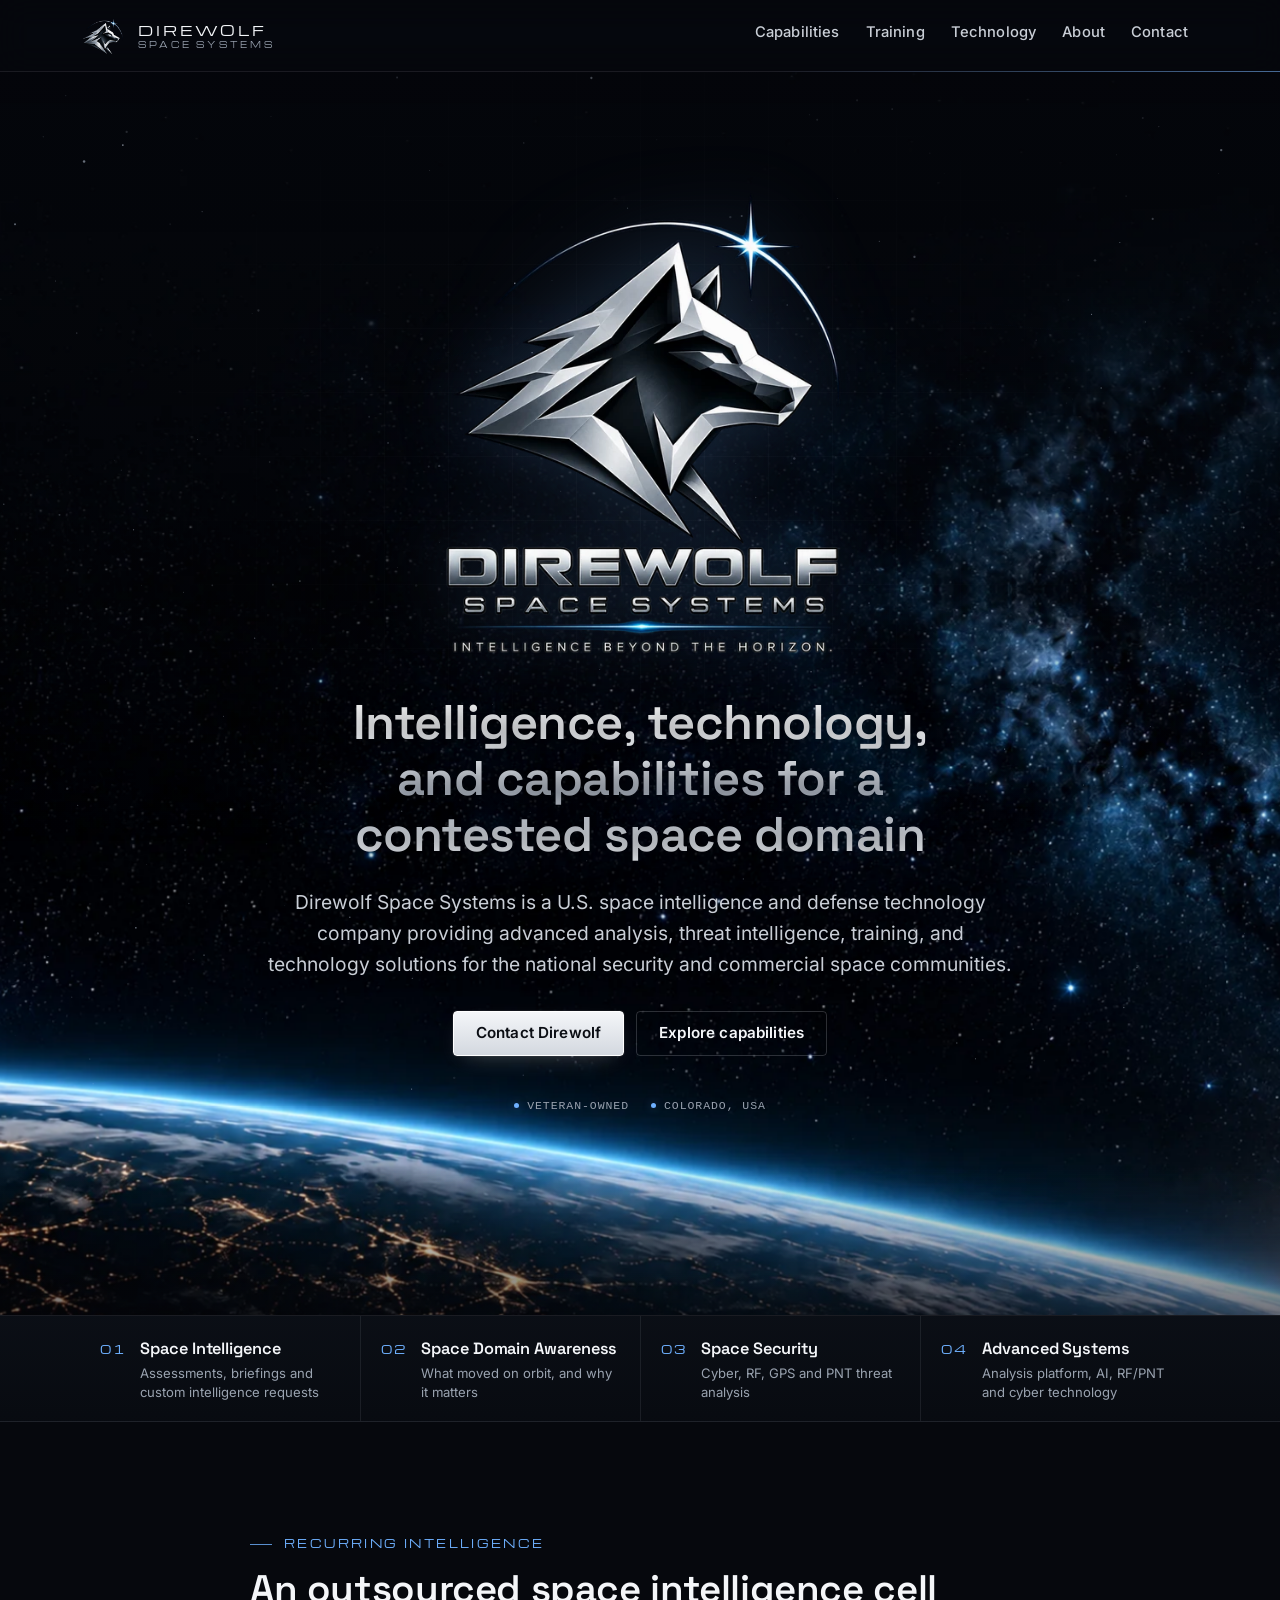
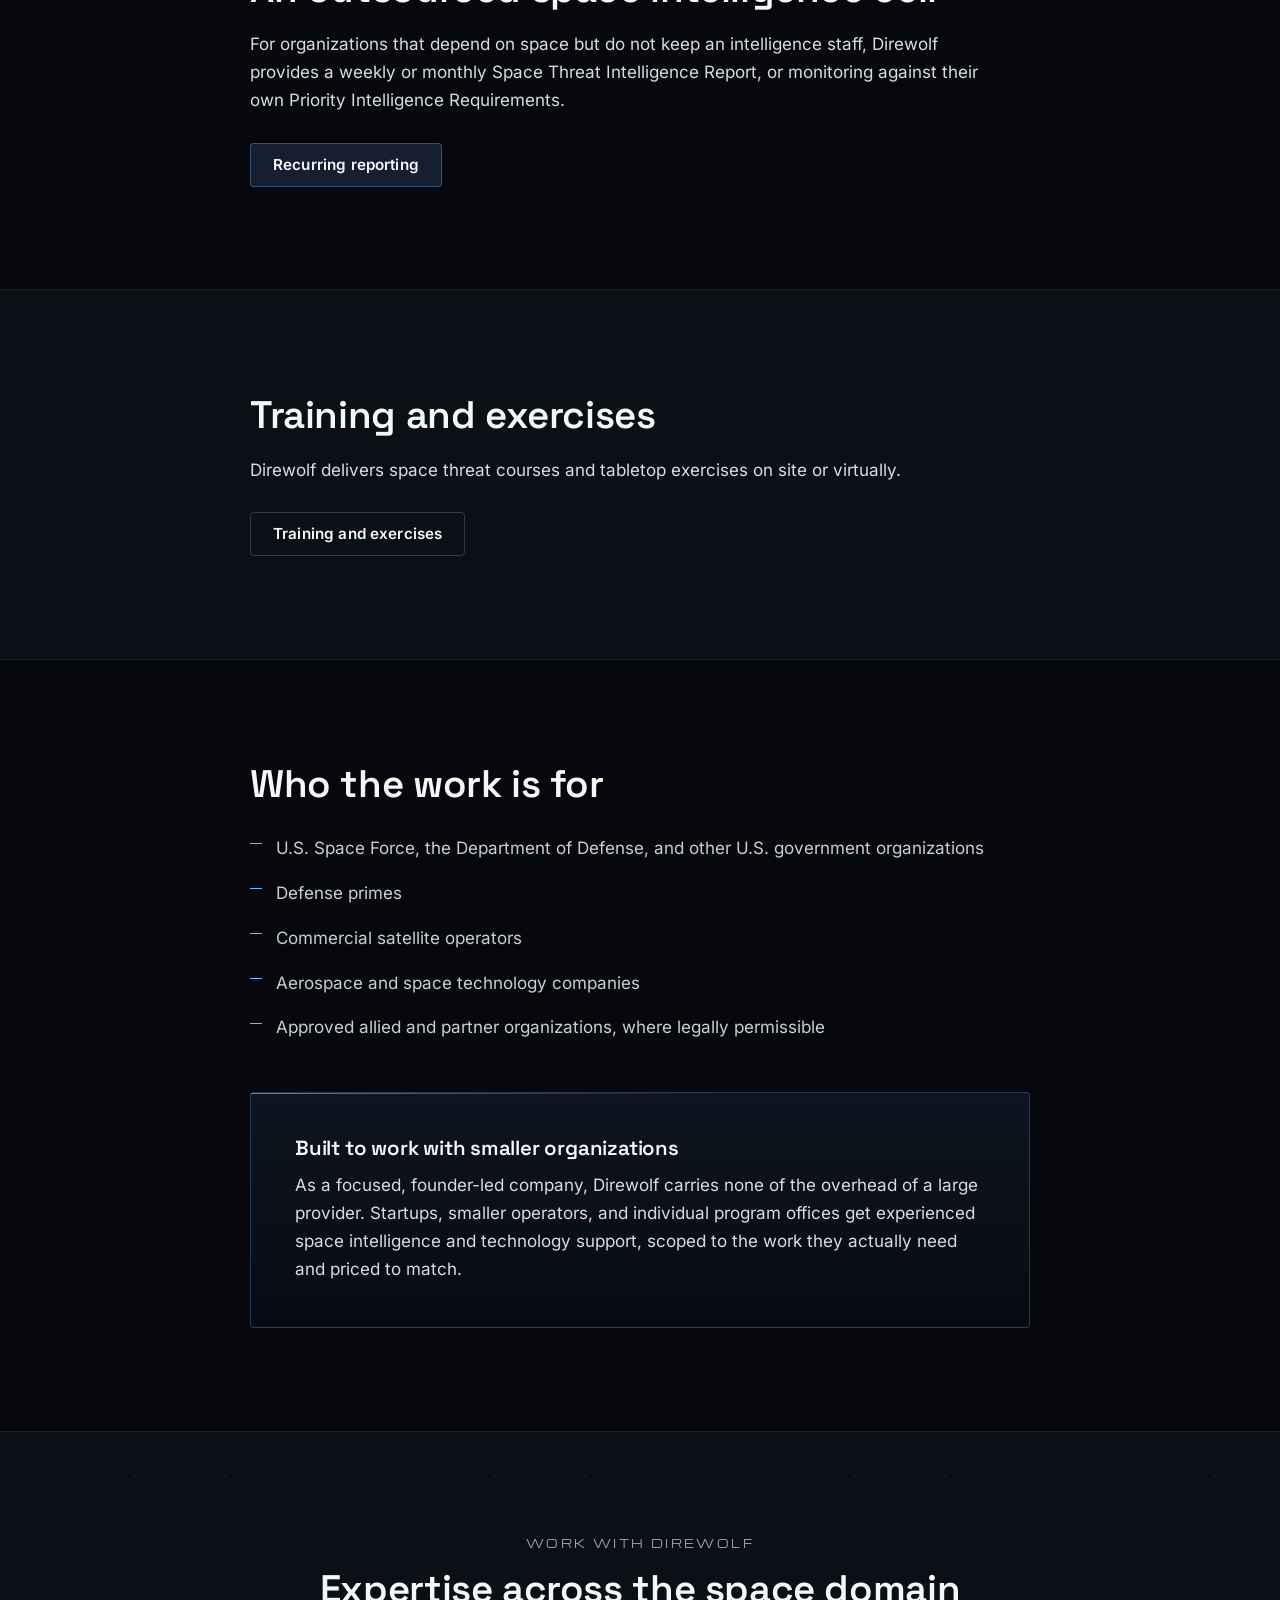
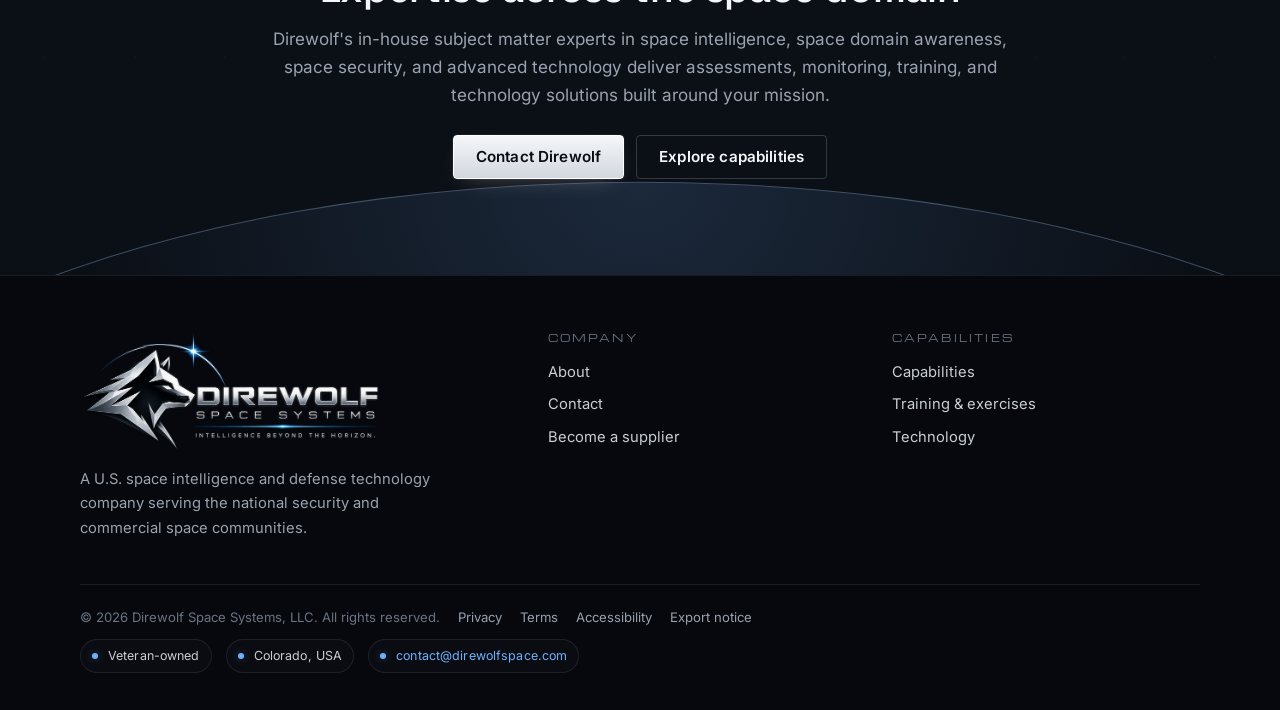
<file: index.html>
<!DOCTYPE html>
<html lang="en">
<head>
  <meta charset="utf-8">
  <meta name="viewport" content="width=device-width, initial-scale=1">
  <title>Direwolf Space Systems | Intelligence Beyond the Horizon.</title>
  <meta name="description" content="A U.S. space intelligence and defense technology company. Foreign space capability assessments, space threat intelligence, spacecraft activity analysis, RF and PNT threat analysis, and training.">
  <link rel="canonical" href="https://direwolfspace.com/">
  <meta name="theme-color" content="#06080d">
  <meta name="robots" content="index,follow">

  <!-- Open Graph / Twitter -->
  <meta property="og:type" content="website">
  <meta property="og:site_name" content="Direwolf Space Systems">
  <meta property="og:title" content="Direwolf Space Systems | Intelligence Beyond the Horizon.">
  <meta property="og:description" content="A U.S. space intelligence and defense technology company. Foreign space capability assessments, space threat intelligence, spacecraft activity analysis, RF and PNT threat analysis, and training.">
  <meta property="og:url" content="https://direwolfspace.com/">
  <meta property="og:image" content="https://direwolfspace.com/assets/img/og-image.jpg">
  <meta property="og:image:width" content="1200">
  <meta property="og:image:height" content="630">
  <meta property="og:image:alt" content="Direwolf Space Systems. Intelligence Beyond the Horizon.">
  <meta name="twitter:card" content="summary_large_image">
  <meta name="twitter:title" content="Direwolf Space Systems | Intelligence Beyond the Horizon.">
  <meta name="twitter:description" content="A U.S. space intelligence and defense technology company. Foreign space capability assessments, space threat intelligence, spacecraft activity analysis, RF and PNT threat analysis, and training.">
  <meta name="twitter:image" content="https://direwolfspace.com/assets/img/og-image.jpg">

  <!-- Icons -->
  <link rel="icon" href="assets/img/favicon.ico" sizes="any">
  <link rel="icon" type="image/png" sizes="32x32" href="assets/img/favicon-32.png">
  <link rel="icon" type="image/png" sizes="16x16" href="assets/img/favicon-16.png">
  <link rel="apple-touch-icon" href="assets/img/apple-touch-icon.png">

  <!-- Fonts (self-hosted, see assets/fonts) -->
  <link rel="preload" href="assets/fonts/michroma-latin.woff2" as="font" type="font/woff2" crossorigin>
  <link rel="preload" href="assets/fonts/space-grotesk-latin.woff2" as="font" type="font/woff2" crossorigin>
  <link rel="preload" href="assets/fonts/inter-latin.woff2" as="font" type="font/woff2" crossorigin>

  <link rel="stylesheet" href="assets/css/style.css">

  <script type="application/ld+json">
  {
    "@context": "https://schema.org",
    "@type": "Organization",
    "name": "Direwolf Space Systems",
    "legalName": "Direwolf Space Systems, LLC",
    "url": "https://direwolfspace.com/",
    "logo": "https://direwolfspace.com/assets/img/mark-512.png",
    "slogan": "Intelligence Beyond the Horizon.",
    "description": "A U.S. space intelligence and defense technology company providing advanced analysis, threat intelligence, training, and technology solutions for the national security and commercial space communities.",
    "email": "contact@direwolfspace.com",
    "address": { "@type": "PostalAddress", "addressRegion": "CO", "addressCountry": "US" }
  }
  </script>
</head>
<body class="page page--home">
  <a class="skip-link" href="#main">Skip to content</a>

  <header class="site-header">
    <div class="container">
      <a class="brand" href="index.html" aria-label="Direwolf Space Systems home">
        <img class="brand__logo" src="assets/img/mark-160.png" width="44" height="44" alt="">
        <span class="brand__text">
          <span class="brand__name">DIREWOLF</span>
          <span class="brand__sub">SPACE SYSTEMS</span>
        </span>
      </a>
      <button class="nav-toggle" type="button" aria-controls="site-nav" aria-expanded="false" aria-label="Toggle navigation">
        <svg class="icon-open" viewBox="0 0 24 24" fill="none" stroke="currentColor" stroke-width="1.8" stroke-linecap="round" aria-hidden="true"><path d="M4 7h16M4 12h16M4 17h16"/></svg>
        <svg class="icon-close" viewBox="0 0 24 24" fill="none" stroke="currentColor" stroke-width="1.8" stroke-linecap="round" aria-hidden="true"><path d="M6 6l12 12M18 6L6 18"/></svg>
      </button>
      <nav class="nav" id="site-nav" aria-label="Primary">
        <ul class="nav__list">
          <li><a class="nav__link" href="capabilities.html">Capabilities</a></li>
          <li><a class="nav__link" href="training.html">Training</a></li>
          <li><a class="nav__link" href="technology.html">Technology</a></li>
          <li><a class="nav__link" href="about.html">About</a></li>
          <li><a class="nav__link" href="contact.html">Contact</a></li>
        </ul>
      </nav>
    </div>
  </header>

  <main id="main">

    <!-- ============ HERO ============ -->
    <section class="hero hero--home">
      <div class="hero__bg" aria-hidden="true">
        <picture>
          <source srcset="assets/img/hero-space-portrait.webp" media="(max-width: 700px)" type="image/webp">
          <img class="hero__space" src="assets/img/hero-space.webp" width="2400" height="1350" alt="" decoding="async" fetchpriority="high">
        </picture>
        <div class="hero__shade"></div>
        <div class="hero__grid"></div>
        <canvas class="hero__stars"></canvas>
        <svg class="hero__orbit" viewBox="0 0 100 60" preserveAspectRatio="xMidYMid slice" focusable="false">
          <path id="orbit-track" class="orbit-path" d="M -6 44 C 18 6, 78 4, 106 26"/>
          <circle class="orbit-sat-halo" r="0.9"><animateMotion dur="46s" repeatCount="indefinite"><mpath href="#orbit-track"/></animateMotion></circle>
          <circle class="orbit-sat" r="0.32"><animateMotion dur="46s" repeatCount="indefinite"><mpath href="#orbit-track"/></animateMotion></circle>
        </svg>
      </div>
      <div class="container">
        <div class="hero__inner hero__inner--center">
          <div class="hero__lockup">
            <picture>
              <source srcset="assets/img/logo-vertical-sm.webp 480w, assets/img/logo-vertical.webp 900w" sizes="(max-width: 600px) 280px, 420px" type="image/webp">
              <img class="logo" src="assets/img/logo-vertical-sm.png" srcset="assets/img/logo-vertical-sm.png 480w, assets/img/logo-vertical.png 900w" sizes="(max-width: 600px) 280px, 420px" width="420" height="496" alt="Direwolf Space Systems. Intelligence Beyond the Horizon." fetchpriority="high">
            </picture>
          </div>
          <h1 class="metallic">Intelligence, technology, and capabilities for a contested space domain</h1>
          <p class="lede">Direwolf Space Systems is a U.S. space intelligence and defense technology company providing advanced analysis, threat intelligence, training, and technology solutions for the national security and commercial space communities.</p>
          <div class="btn-row">
            <a class="btn btn--primary" href="contact.html">Contact Direwolf</a>
            <a class="btn btn--ghost" href="capabilities.html">Explore capabilities</a>
          </div>
          <div class="hero__telemetry">
            <span>Veteran-owned</span>
            <span>Colorado, USA</span>
          </div>
        </div>
      </div>
    </section>

    <!-- ============ CAPABILITY BAR ============ -->
    <nav class="capbar" aria-label="Capability areas">
      <div class="container">
        <ul class="capbar__list">
          <li>
            <a class="capbar__item" href="capabilities.html#space-intelligence">
              <span class="capbar__num">01</span>
              <span class="capbar__name">Space Intelligence</span>
              <span class="capbar__desc">Assessments, briefings and custom intelligence requests</span>
            </a>
          </li>
          <li>
            <a class="capbar__item" href="capabilities.html#space-domain-awareness">
              <span class="capbar__num">02</span>
              <span class="capbar__name">Space Domain Awareness</span>
              <span class="capbar__desc">What moved on orbit, and why it matters</span>
            </a>
          </li>
          <li>
            <a class="capbar__item" href="capabilities.html#space-security">
              <span class="capbar__num">03</span>
              <span class="capbar__name">Space Security</span>
              <span class="capbar__desc">Cyber, RF, GPS and PNT threat analysis</span>
            </a>
          </li>
          <li>
            <a class="capbar__item" href="capabilities.html#advanced-systems">
              <span class="capbar__num">04</span>
              <span class="capbar__name">Advanced Systems</span>
              <span class="capbar__desc">Analysis platform, AI, RF/PNT and cyber technology</span>
            </a>
          </li>
        </ul>
      </div>
    </nav>

    <!-- ============ RECURRING INTELLIGENCE ============ -->
    <section class="section" id="recurring">
      <div class="container container--narrow">
        <p class="eyebrow">Recurring intelligence</p>
        <h2>An outsourced space intelligence cell</h2>
        <p class="measure">For organizations that depend on space but do not keep an intelligence staff, Direwolf provides a weekly or monthly Space Threat Intelligence Report, or monitoring against their own Priority Intelligence Requirements.</p>
        <div class="btn-row mt-3">
          <a class="btn btn--blue" href="capabilities.html#recurring">Recurring reporting</a>
        </div>
      </div>
    </section>

    <!-- ============ TRAINING ============ -->
    <section class="section section--alt" id="training">
      <div class="container container--narrow">
        <h2>Training and exercises</h2>
        <p class="measure">Direwolf delivers space threat courses and tabletop exercises on site or virtually.</p>
        <div class="btn-row mt-3">
          <a class="btn btn--ghost" href="training.html">Training and exercises</a>
        </div>
      </div>
    </section>

    <!-- ============ WHO THE WORK IS FOR ============ -->
    <section class="section" id="customers">
      <div class="container container--narrow">
        <h2>Who the work is for</h2>
        <ul class="checks mt-3">
          <li>U.S. Space Force, the Department of Defense, and other U.S. government organizations</li>
          <li>Defense primes</li>
          <li>Commercial satellite operators</li>
          <li>Aerospace and space technology companies</li>
          <li>Approved allied and partner organizations, where legally permissible</li>
        </ul>
        <div class="panel panel--blue mt-4 reveal">
          <h3>Built to work with smaller organizations</h3>
          <p class="mb-0">As a focused, founder-led company, Direwolf carries none of the overhead of a large provider. Startups, smaller operators, and individual program offices get experienced space intelligence and technology support, scoped to the work they actually need and priced to match.</p>
        </div>
      </div>
    </section>

    <!-- ============ CTA ============ -->
    <section class="cta-band">
      <div class="container">
        <p class="eyebrow eyebrow--plain">Work with Direwolf</p>
        <h2>Expertise across the space domain</h2>
        <p>Direwolf's in-house subject matter experts in space intelligence, space domain awareness, space security, and advanced technology deliver assessments, monitoring, training, and technology solutions built around your mission.</p>
        <div class="btn-row">
          <a class="btn btn--primary" href="contact.html">Contact Direwolf</a>
          <a class="btn btn--ghost" href="capabilities.html">Explore capabilities</a>
        </div>
      </div>
    </section>

  </main>

  <footer class="site-footer">
    <div class="container">
      <div class="footer__top">
        <div class="footer__brand">
          <picture>
            <source srcset="assets/img/logo-horizontal-sm.webp" type="image/webp">
            <img src="assets/img/logo-horizontal-sm.png" width="300" height="119" alt="Direwolf Space Systems. Intelligence Beyond the Horizon." loading="lazy">
          </picture>
          <p class="mt-2">A U.S. space intelligence and defense technology company serving the national security and commercial space communities.</p>
        </div>
        <div class="footer__col">
          <h2>Company</h2>
          <ul>
            <li><a href="about.html">About</a></li>
            <li><a href="contact.html">Contact</a></li>
            <li><a href="suppliers.html">Become a supplier</a></li>
          </ul>
        </div>
        <div class="footer__col">
          <h2>Capabilities</h2>
          <ul>
            <li><a href="capabilities.html">Capabilities</a></li>
            <li><a href="training.html">Training &amp; exercises</a></li>
            <li><a href="technology.html">Technology</a></li>
          </ul>
        </div>
      </div>
      <div class="footer__bottom">
        <div class="footer__legal">
          <span>&copy; <span data-year>2026</span> Direwolf Space Systems, LLC. All rights reserved.</span>
          <a href="privacy.html">Privacy</a>
          <a href="terms.html">Terms</a>
          <a href="accessibility.html">Accessibility</a>
          <a href="export.html">Export notice</a>
        </div>
        <ul class="facts">
          <li>Veteran-owned</li>
          <li>Colorado, USA</li>
          <li><a href="mailto:contact@direwolfspace.com">contact@direwolfspace.com</a></li>
        </ul>
      </div>
    </div>
  </footer>

  <script src="assets/js/main.js" defer></script>
</body>
</html>
</file>
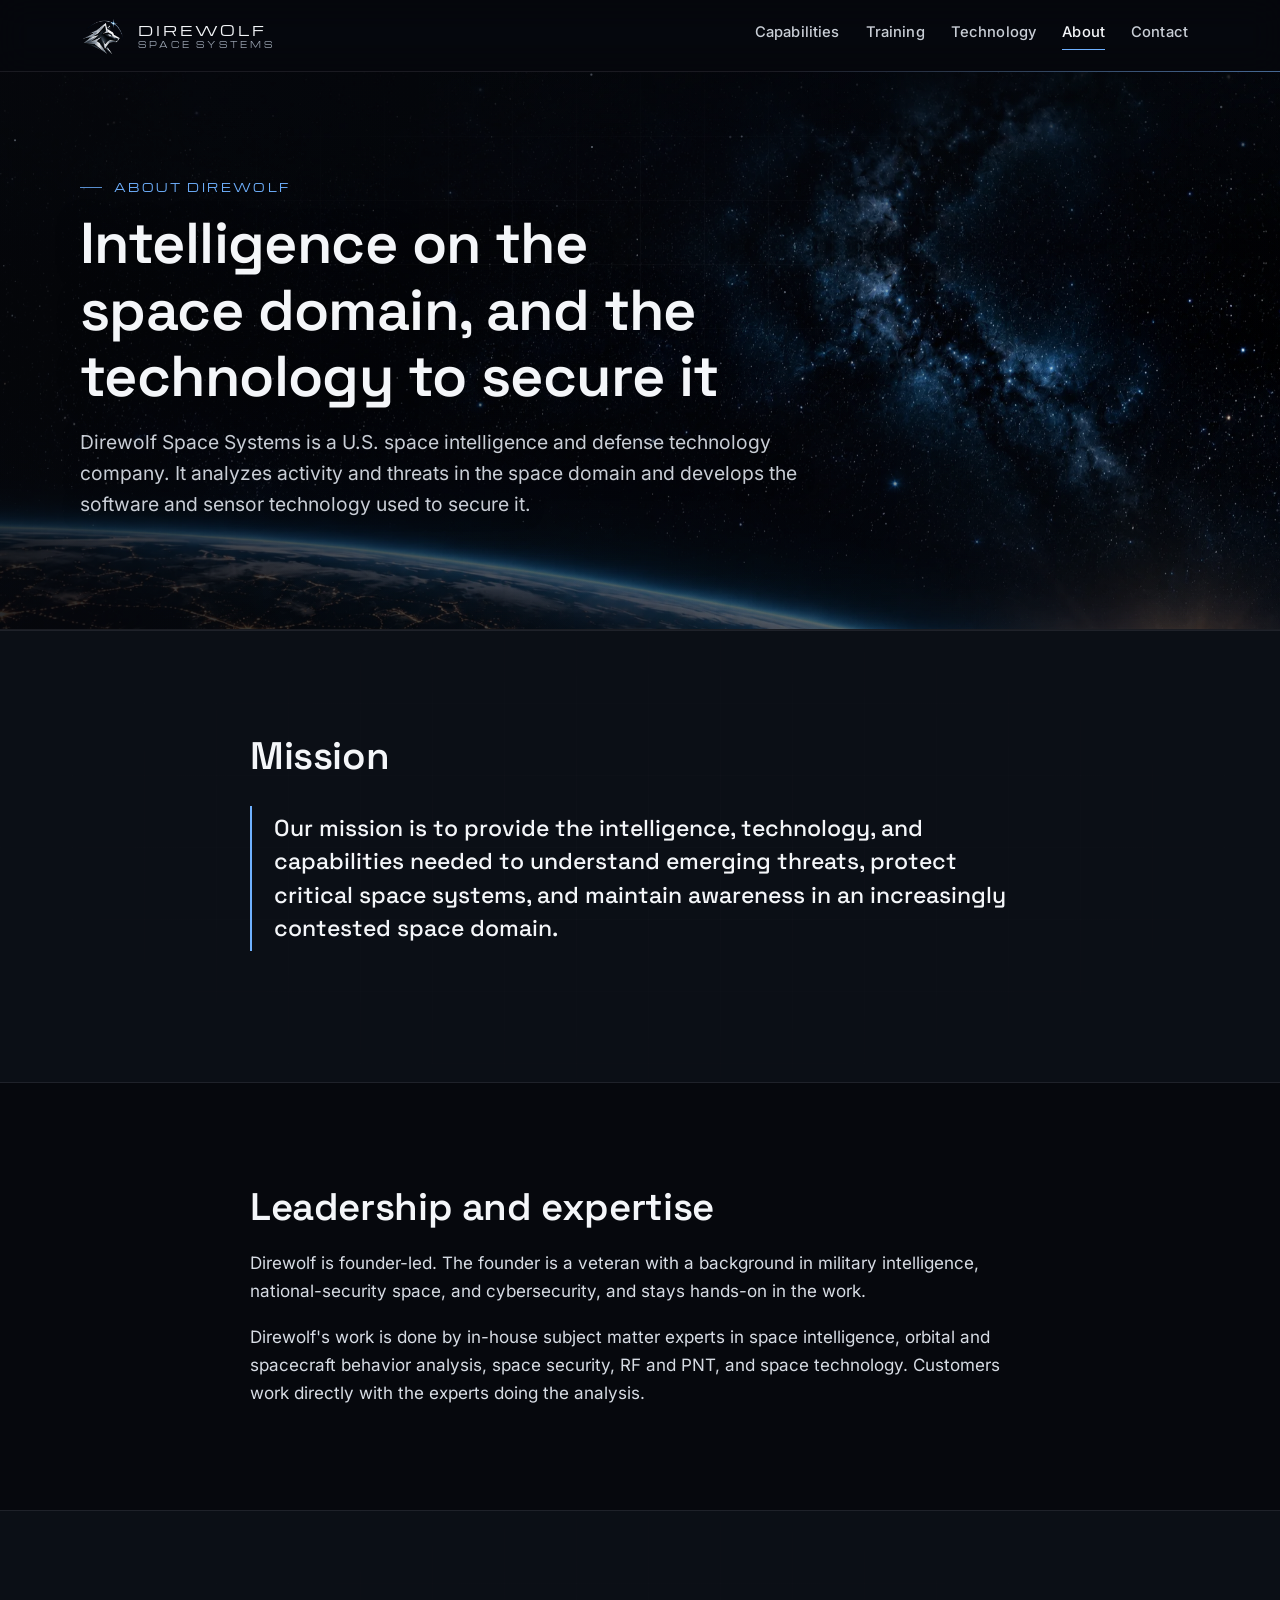
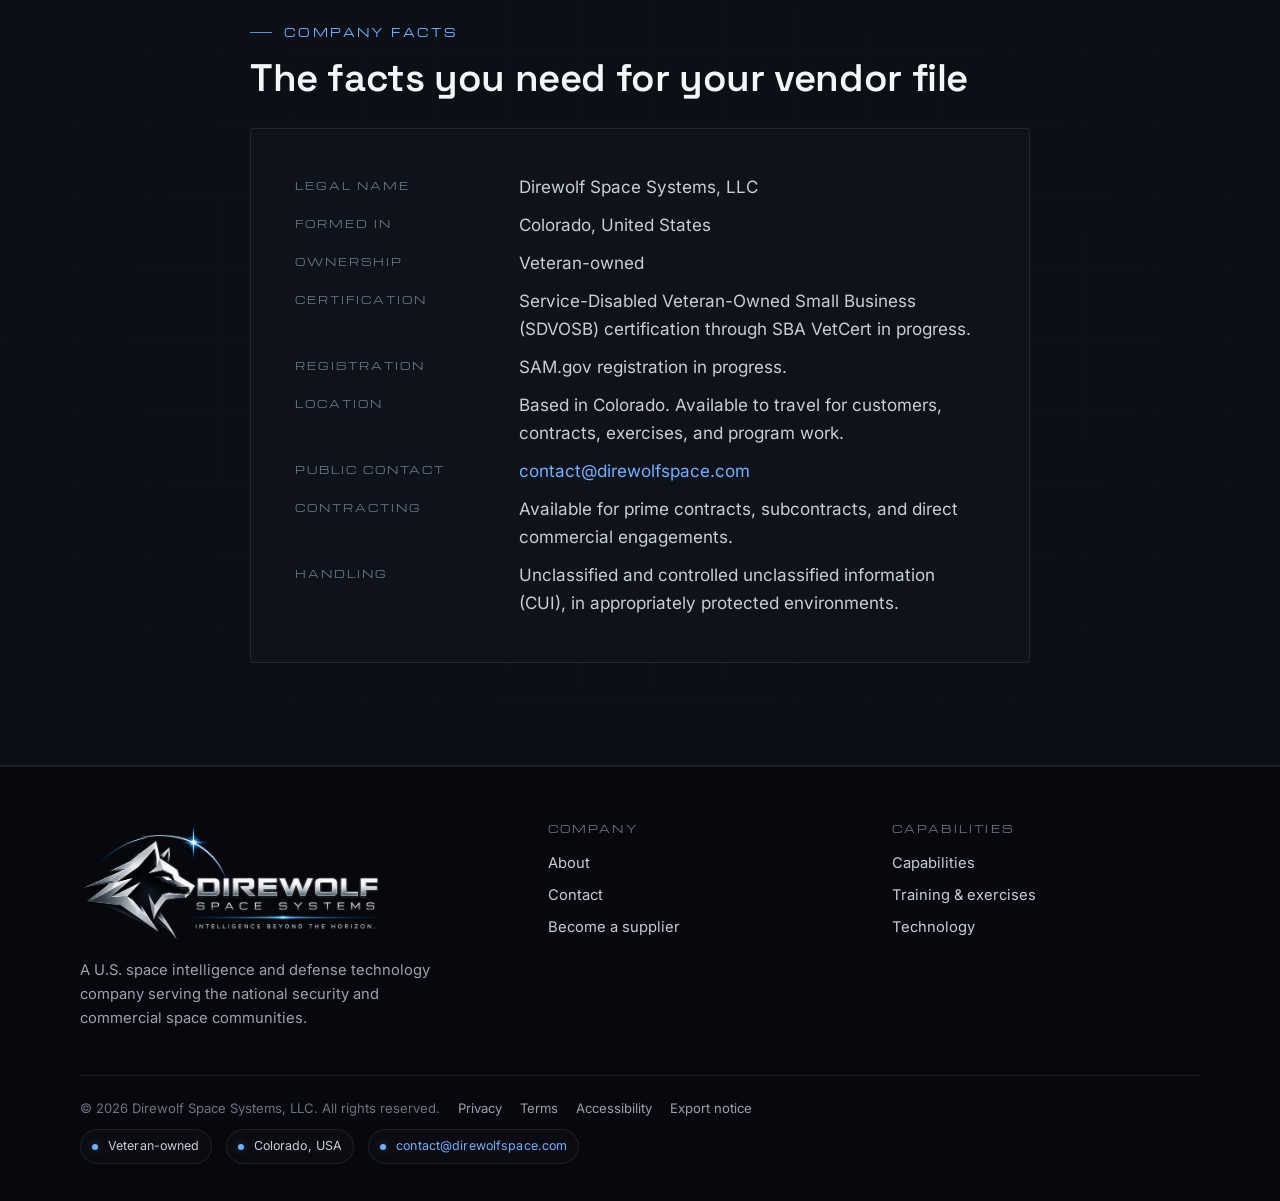
<file: about.html>
<!DOCTYPE html>
<html lang="en">
<head>
  <meta charset="utf-8">
  <meta name="viewport" content="width=device-width, initial-scale=1">
  <title>About | Direwolf Space Systems</title>
  <meta name="description" content="A veteran-owned U.S. space intelligence and defense technology company based in Colorado. Mission, founder, and company facts.">
  <link rel="canonical" href="https://direwolfspace.com/about.html">
  <meta name="theme-color" content="#06080d">
  <meta name="robots" content="index,follow">

  <!-- Open Graph / Twitter -->
  <meta property="og:type" content="website">
  <meta property="og:site_name" content="Direwolf Space Systems">
  <meta property="og:title" content="About | Direwolf Space Systems">
  <meta property="og:description" content="A veteran-owned U.S. space intelligence and defense technology company based in Colorado. Mission, founder, and company facts.">
  <meta property="og:url" content="https://direwolfspace.com/about.html">
  <meta property="og:image" content="https://direwolfspace.com/assets/img/og-image.jpg">
  <meta property="og:image:width" content="1200">
  <meta property="og:image:height" content="630">
  <meta property="og:image:alt" content="Direwolf Space Systems. Intelligence Beyond the Horizon.">
  <meta name="twitter:card" content="summary_large_image">
  <meta name="twitter:title" content="About | Direwolf Space Systems">
  <meta name="twitter:description" content="A veteran-owned U.S. space intelligence and defense technology company based in Colorado. Mission, founder, and company facts.">
  <meta name="twitter:image" content="https://direwolfspace.com/assets/img/og-image.jpg">

  <!-- Icons -->
  <link rel="icon" href="assets/img/favicon.ico" sizes="any">
  <link rel="icon" type="image/png" sizes="32x32" href="assets/img/favicon-32.png">
  <link rel="icon" type="image/png" sizes="16x16" href="assets/img/favicon-16.png">
  <link rel="apple-touch-icon" href="assets/img/apple-touch-icon.png">

  <!-- Fonts (self-hosted, see assets/fonts) -->
  <link rel="preload" href="assets/fonts/michroma-latin.woff2" as="font" type="font/woff2" crossorigin>
  <link rel="preload" href="assets/fonts/space-grotesk-latin.woff2" as="font" type="font/woff2" crossorigin>
  <link rel="preload" href="assets/fonts/inter-latin.woff2" as="font" type="font/woff2" crossorigin>

  <link rel="stylesheet" href="assets/css/style.css">
</head>
<body class="page page--about">
  <a class="skip-link" href="#main">Skip to content</a>

  <header class="site-header">
    <div class="container">
      <a class="brand" href="index.html" aria-label="Direwolf Space Systems home">
        <img class="brand__logo" src="assets/img/mark-160.png" width="44" height="44" alt="">
        <span class="brand__text">
          <span class="brand__name">DIREWOLF</span>
          <span class="brand__sub">SPACE SYSTEMS</span>
        </span>
      </a>
      <button class="nav-toggle" type="button" aria-controls="site-nav" aria-expanded="false" aria-label="Toggle navigation">
        <svg class="icon-open" viewBox="0 0 24 24" fill="none" stroke="currentColor" stroke-width="1.8" stroke-linecap="round" aria-hidden="true"><path d="M4 7h16M4 12h16M4 17h16"/></svg>
        <svg class="icon-close" viewBox="0 0 24 24" fill="none" stroke="currentColor" stroke-width="1.8" stroke-linecap="round" aria-hidden="true"><path d="M6 6l12 12M18 6L6 18"/></svg>
      </button>
      <nav class="nav" id="site-nav" aria-label="Primary">
        <ul class="nav__list">
          <li><a class="nav__link" href="capabilities.html">Capabilities</a></li>
          <li><a class="nav__link" href="training.html">Training</a></li>
          <li><a class="nav__link" href="technology.html">Technology</a></li>
          <li><a class="nav__link" href="about.html">About</a></li>
          <li><a class="nav__link" href="contact.html">Contact</a></li>
        </ul>
      </nav>
    </div>
  </header>

  <main id="main">

    <!-- ============ HERO ============ -->
    <section class="hero hero--page">
      <div class="hero__bg" aria-hidden="true">
        <picture>
          <source srcset="assets/img/hero-space-portrait.webp" media="(max-width: 700px)" type="image/webp">
          <img class="hero__space" src="assets/img/hero-space.webp" width="2400" height="1350" alt="" decoding="async" fetchpriority="high">
        </picture>
        <div class="hero__shade"></div>
        <div class="hero__grid"></div>
        <canvas class="hero__stars"></canvas>
        <svg class="hero__orbit" viewBox="0 0 100 60" preserveAspectRatio="xMidYMid slice" focusable="false">
          <path id="orbit-track" class="orbit-path" d="M -6 44 C 18 6, 78 4, 106 26"/>
          <circle class="orbit-sat-halo" r="0.9"><animateMotion dur="46s" repeatCount="indefinite"><mpath href="#orbit-track"/></animateMotion></circle>
          <circle class="orbit-sat" r="0.32"><animateMotion dur="46s" repeatCount="indefinite"><mpath href="#orbit-track"/></animateMotion></circle>
        </svg>
      </div>
      <div class="container">
        <div class="hero__inner">
          <p class="eyebrow">About Direwolf</p>
          <h1>Intelligence on the space domain, and the technology to secure it</h1>
          <p class="lede">Direwolf Space Systems is a U.S. space intelligence and defense technology company. It analyzes activity and threats in the space domain and develops the software and sensor technology used to secure it.</p>
        </div>
      </div>
    </section>

    <!-- ============ MISSION ============ -->
    <section class="section section--alt" id="mission">
      <div class="container container--narrow">
        <h2>Mission</h2>
        <blockquote class="callout callout--quote">
          Our mission is to provide the intelligence, technology, and capabilities needed to understand emerging threats, protect critical space systems, and maintain awareness in an increasingly contested space domain.
        </blockquote>
      </div>
    </section>

    <!-- ============ FOUNDER ============ -->
    <section class="section" id="founder">
      <div class="container container--narrow">
        <h2>Leadership and expertise</h2>
        <p>Direwolf is founder-led. The founder is a veteran with a background in military intelligence, national-security space, and cybersecurity, and stays hands-on in the work.</p>
        <p>Direwolf's work is done by in-house subject matter experts in space intelligence, orbital and spacecraft behavior analysis, space security, RF and PNT, and space technology. Customers work directly with the experts doing the analysis.</p>
      </div>
    </section>

    <!-- ============ COMPANY FACTS ============ -->
    <section class="section section--alt" id="facts">
      <div class="container container--narrow">
        <p class="eyebrow">Company facts</p>
        <h2>The facts you need for your vendor file</h2>
        <div class="panel reveal mt-3">
          <dl class="kv">
            <dt>Legal name</dt><dd>Direwolf Space Systems, LLC</dd>
            <dt>Formed in</dt><dd>Colorado, United States</dd>
            <dt>Ownership</dt><dd>Veteran-owned</dd>
            <dt>Certification</dt><dd>Service-Disabled Veteran-Owned Small Business (SDVOSB) certification through SBA VetCert in progress.</dd>
            <dt>Registration</dt><dd>SAM.gov registration in progress.</dd>
            <dt>Location</dt><dd>Based in Colorado. Available to travel for customers, contracts, exercises, and program work.</dd>
            <dt>Public contact</dt><dd><a href="mailto:contact@direwolfspace.com">contact@direwolfspace.com</a></dd>
            <dt>Contracting</dt><dd>Available for prime contracts, subcontracts, and direct commercial engagements.</dd>
            <dt>Handling</dt><dd>Unclassified and controlled unclassified information (CUI), in appropriately protected environments.</dd>
          </dl>
        </div>
      </div>
    </section>

  </main>

  <footer class="site-footer">
    <div class="container">
      <div class="footer__top">
        <div class="footer__brand">
          <picture>
            <source srcset="assets/img/logo-horizontal-sm.webp" type="image/webp">
            <img src="assets/img/logo-horizontal-sm.png" width="300" height="119" alt="Direwolf Space Systems. Intelligence Beyond the Horizon." loading="lazy">
          </picture>
          <p class="mt-2">A U.S. space intelligence and defense technology company serving the national security and commercial space communities.</p>
        </div>
        <div class="footer__col">
          <h2>Company</h2>
          <ul>
            <li><a href="about.html">About</a></li>
            <li><a href="contact.html">Contact</a></li>
            <li><a href="suppliers.html">Become a supplier</a></li>
          </ul>
        </div>
        <div class="footer__col">
          <h2>Capabilities</h2>
          <ul>
            <li><a href="capabilities.html">Capabilities</a></li>
            <li><a href="training.html">Training &amp; exercises</a></li>
            <li><a href="technology.html">Technology</a></li>
          </ul>
        </div>
      </div>
      <div class="footer__bottom">
        <div class="footer__legal">
          <span>&copy; <span data-year>2026</span> Direwolf Space Systems, LLC. All rights reserved.</span>
          <a href="privacy.html">Privacy</a>
          <a href="terms.html">Terms</a>
          <a href="accessibility.html">Accessibility</a>
          <a href="export.html">Export notice</a>
        </div>
        <ul class="facts">
          <li>Veteran-owned</li>
          <li>Colorado, USA</li>
          <li><a href="mailto:contact@direwolfspace.com">contact@direwolfspace.com</a></li>
        </ul>
      </div>
    </div>
  </footer>

  <script src="assets/js/main.js" defer></script>
</body>
</html>
</file>
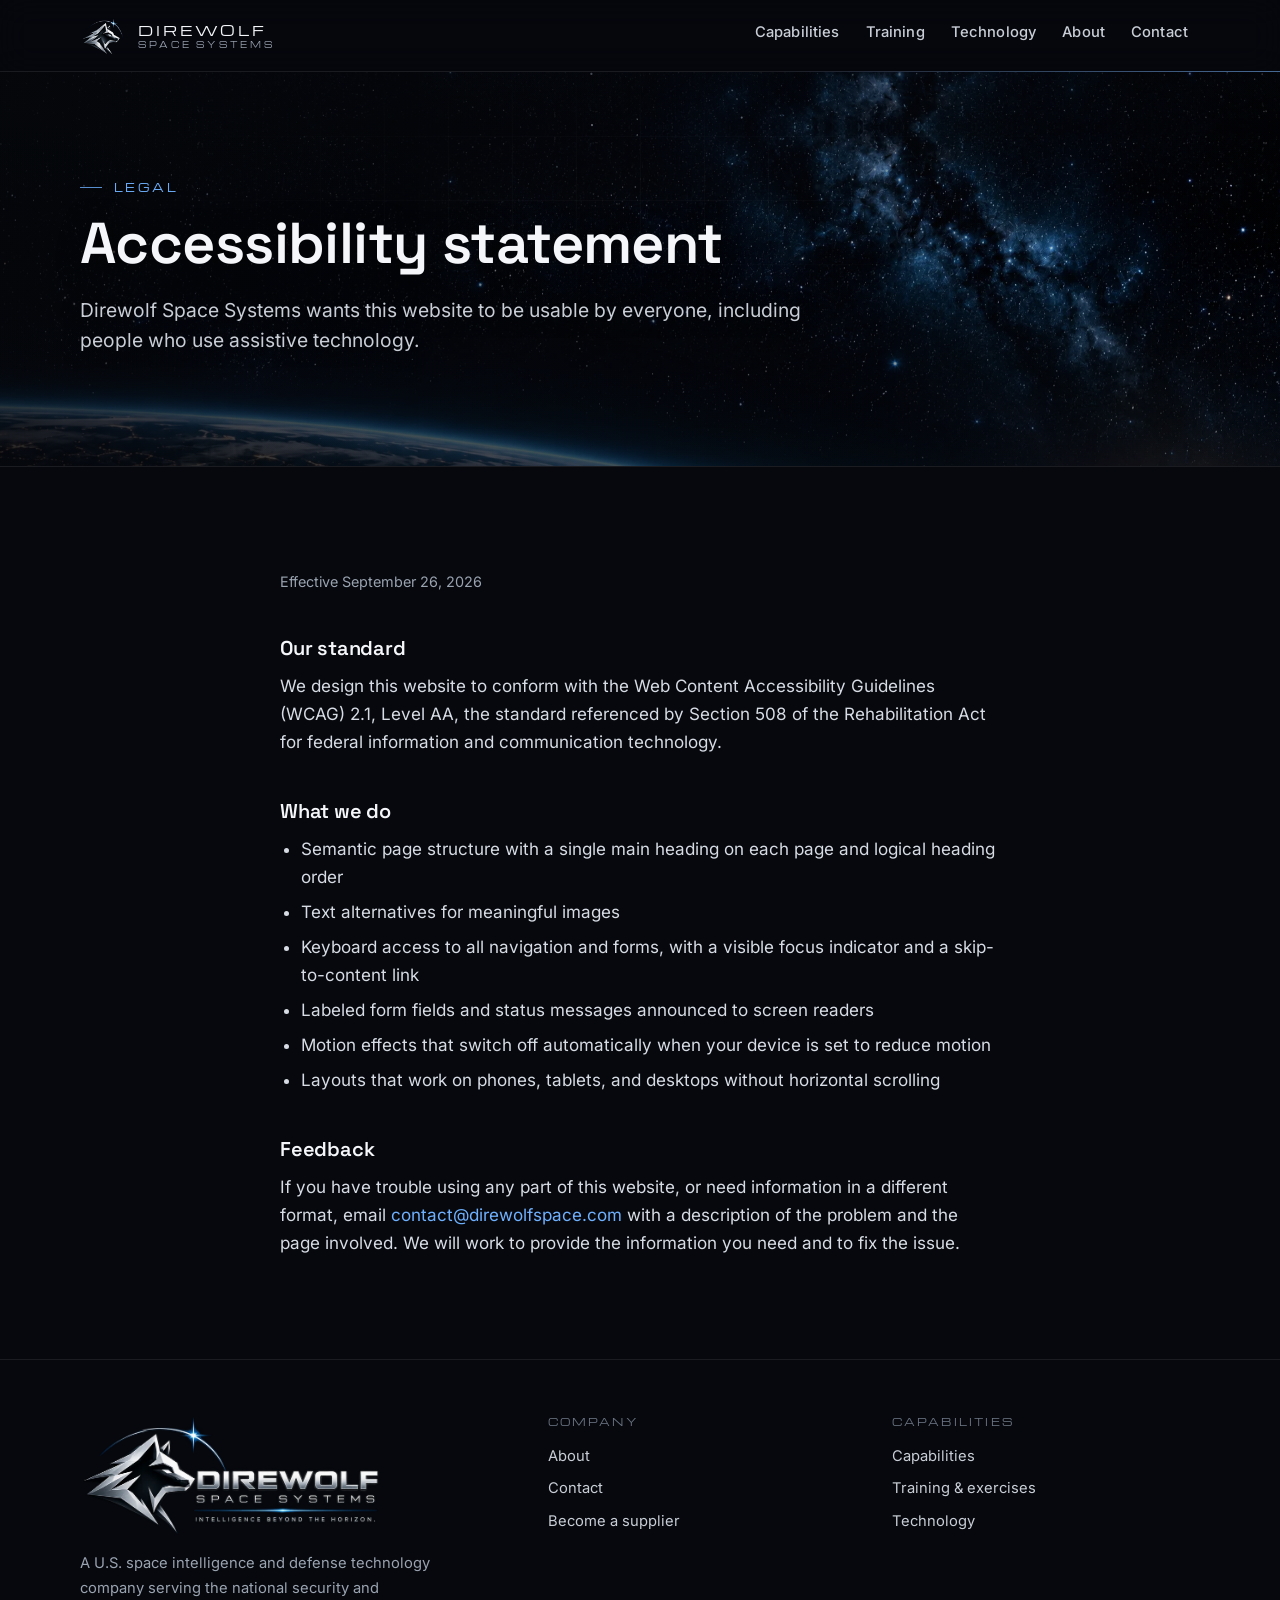
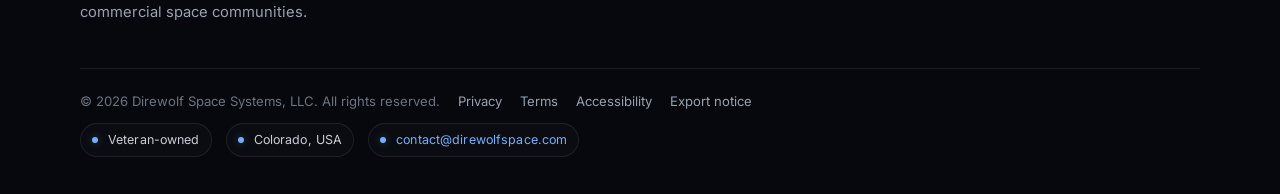
<file: accessibility.html>
<!DOCTYPE html>
<html lang="en">
<head>
  <meta charset="utf-8">
  <meta name="viewport" content="width=device-width, initial-scale=1">
  <title>Accessibility | Direwolf Space Systems</title>
  <meta name="description" content="Direwolf Space Systems is committed to making its website accessible, with WCAG 2.1 AA as the target standard.">
  <link rel="canonical" href="https://direwolfspace.com/accessibility.html">
  <meta name="theme-color" content="#06080d">
  <meta name="robots" content="index,follow">

  <!-- Open Graph / Twitter -->
  <meta property="og:type" content="website">
  <meta property="og:site_name" content="Direwolf Space Systems">
  <meta property="og:title" content="Accessibility | Direwolf Space Systems">
  <meta property="og:description" content="Direwolf Space Systems is committed to making its website accessible, with WCAG 2.1 AA as the target standard.">
  <meta property="og:url" content="https://direwolfspace.com/accessibility.html">
  <meta property="og:image" content="https://direwolfspace.com/assets/img/og-image.jpg">
  <meta property="og:image:width" content="1200">
  <meta property="og:image:height" content="630">
  <meta property="og:image:alt" content="Direwolf Space Systems. Intelligence Beyond the Horizon.">
  <meta name="twitter:card" content="summary_large_image">
  <meta name="twitter:title" content="Accessibility | Direwolf Space Systems">
  <meta name="twitter:description" content="Direwolf Space Systems is committed to making its website accessible, with WCAG 2.1 AA as the target standard.">
  <meta name="twitter:image" content="https://direwolfspace.com/assets/img/og-image.jpg">

  <!-- Icons -->
  <link rel="icon" href="assets/img/favicon.ico" sizes="any">
  <link rel="icon" type="image/png" sizes="32x32" href="assets/img/favicon-32.png">
  <link rel="icon" type="image/png" sizes="16x16" href="assets/img/favicon-16.png">
  <link rel="apple-touch-icon" href="assets/img/apple-touch-icon.png">

  <!-- Fonts (self-hosted, see assets/fonts) -->
  <link rel="preload" href="assets/fonts/michroma-latin.woff2" as="font" type="font/woff2" crossorigin>
  <link rel="preload" href="assets/fonts/space-grotesk-latin.woff2" as="font" type="font/woff2" crossorigin>
  <link rel="preload" href="assets/fonts/inter-latin.woff2" as="font" type="font/woff2" crossorigin>

  <link rel="stylesheet" href="assets/css/style.css">
</head>
<body class="page page--accessibility">
  <a class="skip-link" href="#main">Skip to content</a>

  <header class="site-header">
    <div class="container">
      <a class="brand" href="index.html" aria-label="Direwolf Space Systems home">
        <img class="brand__logo" src="assets/img/mark-160.png" width="44" height="44" alt="">
        <span class="brand__text">
          <span class="brand__name">DIREWOLF</span>
          <span class="brand__sub">SPACE SYSTEMS</span>
        </span>
      </a>
      <button class="nav-toggle" type="button" aria-controls="site-nav" aria-expanded="false" aria-label="Toggle navigation">
        <svg class="icon-open" viewBox="0 0 24 24" fill="none" stroke="currentColor" stroke-width="1.8" stroke-linecap="round" aria-hidden="true"><path d="M4 7h16M4 12h16M4 17h16"/></svg>
        <svg class="icon-close" viewBox="0 0 24 24" fill="none" stroke="currentColor" stroke-width="1.8" stroke-linecap="round" aria-hidden="true"><path d="M6 6l12 12M18 6L6 18"/></svg>
      </button>
      <nav class="nav" id="site-nav" aria-label="Primary">
        <ul class="nav__list">
          <li><a class="nav__link" href="capabilities.html">Capabilities</a></li>
          <li><a class="nav__link" href="training.html">Training</a></li>
          <li><a class="nav__link" href="technology.html">Technology</a></li>
          <li><a class="nav__link" href="about.html">About</a></li>
          <li><a class="nav__link" href="contact.html">Contact</a></li>
        </ul>
      </nav>
    </div>
  </header>

  <main id="main">

    <section class="hero hero--page">
      <div class="hero__bg" aria-hidden="true">
        <picture>
          <source srcset="assets/img/hero-space-portrait.webp" media="(max-width: 700px)" type="image/webp">
          <img class="hero__space" src="assets/img/hero-space.webp" width="2400" height="1350" alt="" decoding="async" fetchpriority="high">
        </picture>
        <div class="hero__shade"></div>
        <div class="hero__grid"></div>
        <canvas class="hero__stars"></canvas>
        <svg class="hero__orbit" viewBox="0 0 100 60" preserveAspectRatio="xMidYMid slice" focusable="false">
          <path id="orbit-track" class="orbit-path" d="M -6 44 C 18 6, 78 4, 106 26"/>
          <circle class="orbit-sat-halo" r="0.9"><animateMotion dur="46s" repeatCount="indefinite"><mpath href="#orbit-track"/></animateMotion></circle>
          <circle class="orbit-sat" r="0.32"><animateMotion dur="46s" repeatCount="indefinite"><mpath href="#orbit-track"/></animateMotion></circle>
        </svg>
      </div>
      <div class="container">
        <div class="hero__inner">
          <p class="eyebrow">Legal</p>
          <h1>Accessibility statement</h1>
          <p class="lede">Direwolf Space Systems wants this website to be usable by everyone, including people who use assistive technology.</p>
        </div>
      </div>
    </section>

    <section class="section">
      <div class="container legal">
        <p class="legal__meta">Effective September 26, 2026</p>
        <h2>Our standard</h2>
        <p>We design this website to conform with the Web Content Accessibility Guidelines (WCAG) 2.1, Level AA, the standard referenced by Section 508 of the Rehabilitation Act for federal information and communication technology.</p>
        <h2>What we do</h2>
        <ul>
          <li>Semantic page structure with a single main heading on each page and logical heading order</li>
          <li>Text alternatives for meaningful images</li>
          <li>Keyboard access to all navigation and forms, with a visible focus indicator and a skip-to-content link</li>
          <li>Labeled form fields and status messages announced to screen readers</li>
          <li>Motion effects that switch off automatically when your device is set to reduce motion</li>
          <li>Layouts that work on phones, tablets, and desktops without horizontal scrolling</li>
        </ul>
        <h2>Feedback</h2>
        <p>If you have trouble using any part of this website, or need information in a different format, email <a href="mailto:contact@direwolfspace.com">contact@direwolfspace.com</a> with a description of the problem and the page involved. We will work to provide the information you need and to fix the issue.</p>
      </div>
    </section>

  </main>

  <footer class="site-footer">
    <div class="container">
      <div class="footer__top">
        <div class="footer__brand">
          <picture>
            <source srcset="assets/img/logo-horizontal-sm.webp" type="image/webp">
            <img src="assets/img/logo-horizontal-sm.png" width="300" height="119" alt="Direwolf Space Systems. Intelligence Beyond the Horizon." loading="lazy">
          </picture>
          <p class="mt-2">A U.S. space intelligence and defense technology company serving the national security and commercial space communities.</p>
        </div>
        <div class="footer__col">
          <h2>Company</h2>
          <ul>
            <li><a href="about.html">About</a></li>
            <li><a href="contact.html">Contact</a></li>
            <li><a href="suppliers.html">Become a supplier</a></li>
          </ul>
        </div>
        <div class="footer__col">
          <h2>Capabilities</h2>
          <ul>
            <li><a href="capabilities.html">Capabilities</a></li>
            <li><a href="training.html">Training &amp; exercises</a></li>
            <li><a href="technology.html">Technology</a></li>
          </ul>
        </div>
      </div>
      <div class="footer__bottom">
        <div class="footer__legal">
          <span>&copy; <span data-year>2026</span> Direwolf Space Systems, LLC. All rights reserved.</span>
          <a href="privacy.html">Privacy</a>
          <a href="terms.html">Terms</a>
          <a href="accessibility.html">Accessibility</a>
          <a href="export.html">Export notice</a>
        </div>
        <ul class="facts">
          <li>Veteran-owned</li>
          <li>Colorado, USA</li>
          <li><a href="mailto:contact@direwolfspace.com">contact@direwolfspace.com</a></li>
        </ul>
      </div>
    </div>
  </footer>

  <script src="assets/js/main.js" defer></script>
</body>
</html>
</file>
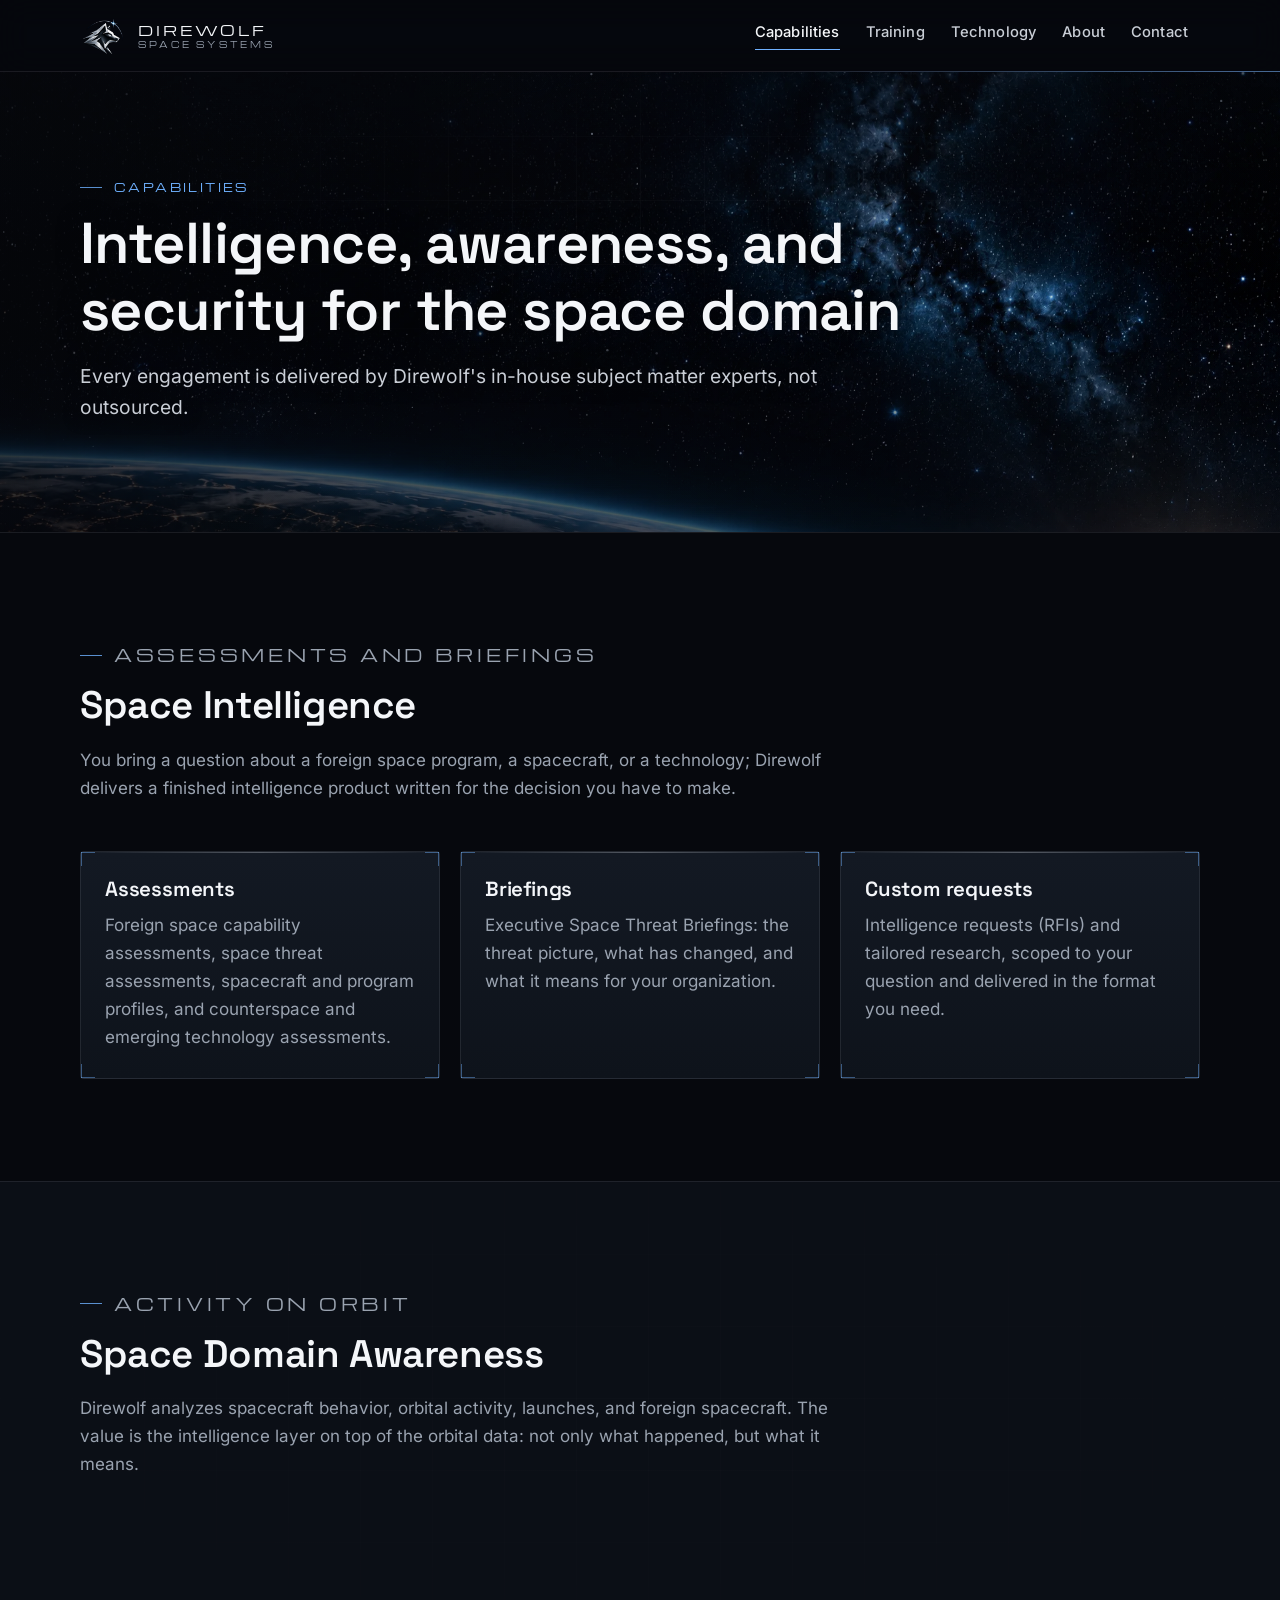
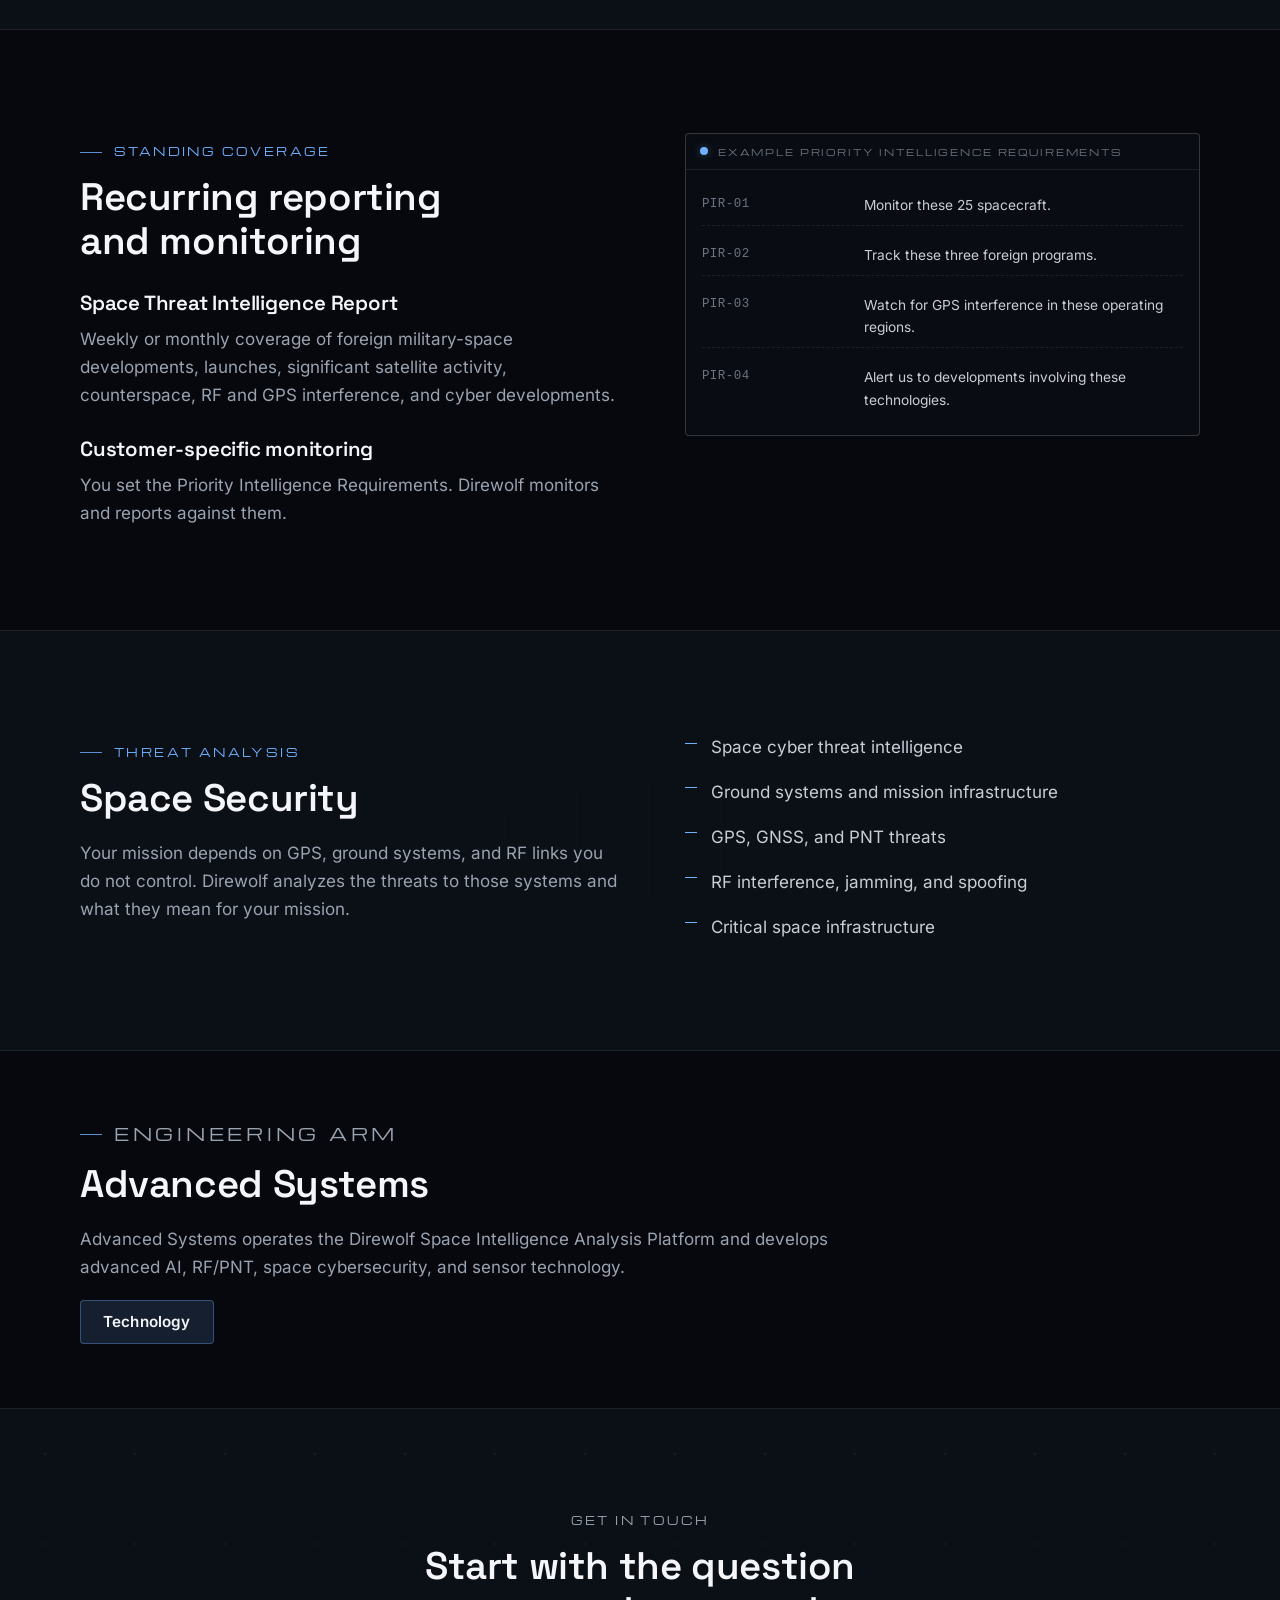
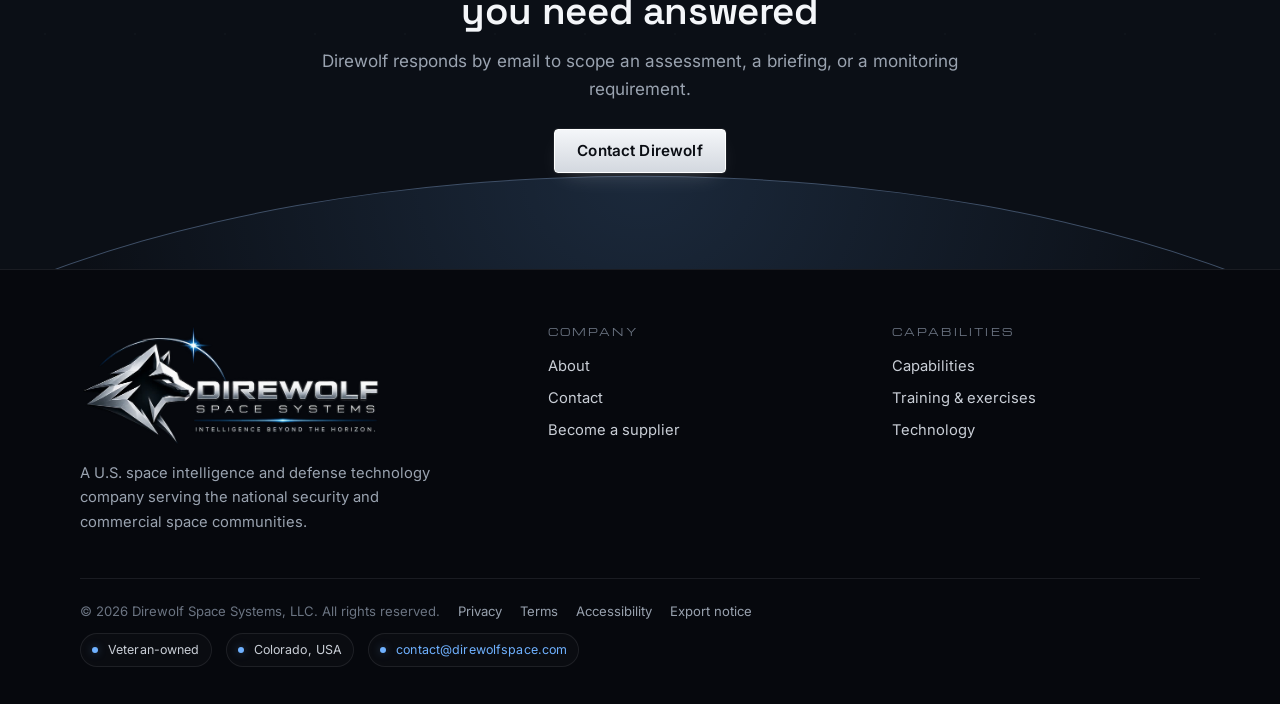
<file: capabilities.html>
<!DOCTYPE html>
<html lang="en">
<head>
  <meta charset="utf-8">
  <meta name="viewport" content="width=device-width, initial-scale=1">
  <title>Capabilities | Direwolf Space Systems</title>
  <meta name="description" content="Space intelligence, space domain awareness, recurring reporting and monitoring, and space security threat analysis from Direwolf Space Systems.">
  <link rel="canonical" href="https://direwolfspace.com/capabilities.html">
  <meta name="theme-color" content="#06080d">
  <meta name="robots" content="index,follow">

  <!-- Open Graph / Twitter -->
  <meta property="og:type" content="website">
  <meta property="og:site_name" content="Direwolf Space Systems">
  <meta property="og:title" content="Capabilities | Direwolf Space Systems">
  <meta property="og:description" content="Space intelligence, space domain awareness, recurring reporting and monitoring, and space security threat analysis from Direwolf Space Systems.">
  <meta property="og:url" content="https://direwolfspace.com/capabilities.html">
  <meta property="og:image" content="https://direwolfspace.com/assets/img/og-image.jpg">
  <meta property="og:image:width" content="1200">
  <meta property="og:image:height" content="630">
  <meta property="og:image:alt" content="Direwolf Space Systems. Intelligence Beyond the Horizon.">
  <meta name="twitter:card" content="summary_large_image">
  <meta name="twitter:title" content="Capabilities | Direwolf Space Systems">
  <meta name="twitter:description" content="Space intelligence, space domain awareness, recurring reporting and monitoring, and space security threat analysis from Direwolf Space Systems.">
  <meta name="twitter:image" content="https://direwolfspace.com/assets/img/og-image.jpg">

  <!-- Icons -->
  <link rel="icon" href="assets/img/favicon.ico" sizes="any">
  <link rel="icon" type="image/png" sizes="32x32" href="assets/img/favicon-32.png">
  <link rel="icon" type="image/png" sizes="16x16" href="assets/img/favicon-16.png">
  <link rel="apple-touch-icon" href="assets/img/apple-touch-icon.png">

  <!-- Fonts (self-hosted, see assets/fonts) -->
  <link rel="preload" href="assets/fonts/michroma-latin.woff2" as="font" type="font/woff2" crossorigin>
  <link rel="preload" href="assets/fonts/space-grotesk-latin.woff2" as="font" type="font/woff2" crossorigin>
  <link rel="preload" href="assets/fonts/inter-latin.woff2" as="font" type="font/woff2" crossorigin>

  <link rel="stylesheet" href="assets/css/style.css">
</head>
<body class="page page--capabilities">
  <a class="skip-link" href="#main">Skip to content</a>

  <header class="site-header">
    <div class="container">
      <a class="brand" href="index.html" aria-label="Direwolf Space Systems home">
        <img class="brand__logo" src="assets/img/mark-160.png" width="44" height="44" alt="">
        <span class="brand__text">
          <span class="brand__name">DIREWOLF</span>
          <span class="brand__sub">SPACE SYSTEMS</span>
        </span>
      </a>
      <button class="nav-toggle" type="button" aria-controls="site-nav" aria-expanded="false" aria-label="Toggle navigation">
        <svg class="icon-open" viewBox="0 0 24 24" fill="none" stroke="currentColor" stroke-width="1.8" stroke-linecap="round" aria-hidden="true"><path d="M4 7h16M4 12h16M4 17h16"/></svg>
        <svg class="icon-close" viewBox="0 0 24 24" fill="none" stroke="currentColor" stroke-width="1.8" stroke-linecap="round" aria-hidden="true"><path d="M6 6l12 12M18 6L6 18"/></svg>
      </button>
      <nav class="nav" id="site-nav" aria-label="Primary">
        <ul class="nav__list">
          <li><a class="nav__link" href="capabilities.html">Capabilities</a></li>
          <li><a class="nav__link" href="training.html">Training</a></li>
          <li><a class="nav__link" href="technology.html">Technology</a></li>
          <li><a class="nav__link" href="about.html">About</a></li>
          <li><a class="nav__link" href="contact.html">Contact</a></li>
        </ul>
      </nav>
    </div>
  </header>

  <main id="main">

    <!-- ============ HERO ============ -->
    <section class="hero hero--page">
      <div class="hero__bg" aria-hidden="true">
        <picture>
          <source srcset="assets/img/hero-space-portrait.webp" media="(max-width: 700px)" type="image/webp">
          <img class="hero__space" src="assets/img/hero-space.webp" width="2400" height="1350" alt="" decoding="async" fetchpriority="high">
        </picture>
        <div class="hero__shade"></div>
        <div class="hero__grid"></div>
        <canvas class="hero__stars"></canvas>
        <svg class="hero__orbit" viewBox="0 0 100 60" preserveAspectRatio="xMidYMid slice" focusable="false">
          <path id="orbit-track" class="orbit-path" d="M -6 44 C 18 6, 78 4, 106 26"/>
          <circle class="orbit-sat-halo" r="0.9"><animateMotion dur="46s" repeatCount="indefinite"><mpath href="#orbit-track"/></animateMotion></circle>
          <circle class="orbit-sat" r="0.32"><animateMotion dur="46s" repeatCount="indefinite"><mpath href="#orbit-track"/></animateMotion></circle>
        </svg>
      </div>
      <div class="container">
        <div class="hero__inner">
          <p class="eyebrow">Capabilities</p>
          <h1>Intelligence, awareness, and security for the space domain</h1>
          <p class="lede">Every engagement is delivered by Direwolf's in-house subject matter experts, not outsourced.</p>
        </div>
      </div>
    </section>

    <!-- ============ SPACE INTELLIGENCE ============ -->
    <section class="section" id="space-intelligence">
      <div class="container">
        <div class="section-head">
          <p class="eyebrow">Assessments and briefings</p>
          <h2>Space Intelligence</h2>
          <p>You bring a question about a foreign space program, a spacecraft, or a technology; Direwolf delivers a finished intelligence product written for the decision you have to make.</p>
        </div>
        <div class="grid grid-3">
          <div class="card reveal">
            <h3>Assessments</h3>
            <p>Foreign space capability assessments, space threat assessments, spacecraft and program profiles, and counterspace and emerging technology assessments.</p>
          </div>
          <div class="card reveal" data-delay="1">
            <h3>Briefings</h3>
            <p>Executive Space Threat Briefings: the threat picture, what has changed, and what it means for your organization.</p>
          </div>
          <div class="card reveal" data-delay="2">
            <h3>Custom requests</h3>
            <p>Intelligence requests (RFIs) and tailored research, scoped to your question and delivered in the format you need.</p>
          </div>
        </div>
      </div>
    </section>

    <!-- ============ SPACE DOMAIN AWARENESS ============ -->
    <section class="section section--alt" id="space-domain-awareness">
      <div class="container">
        <div class="section-head">
          <p class="eyebrow">Activity on orbit</p>
          <h2>Space Domain Awareness</h2>
          <p>Direwolf analyzes spacecraft behavior, orbital activity, launches, and foreign spacecraft. The value is the intelligence layer on top of the orbital data: not only what happened, but what it means.</p>
        </div>
      </div>
    </section>

    <!-- ============ RECURRING REPORTING AND MONITORING ============ -->
    <section class="section" id="recurring">
      <div class="container">
        <div class="split split--top">
          <div>
            <p class="eyebrow">Standing coverage</p>
            <h2>Recurring reporting and monitoring</h2>
            <h3 class="mt-3">Space Threat Intelligence Report</h3>
            <p class="text-muted">Weekly or monthly coverage of foreign military-space developments, launches, significant satellite activity, counterspace, RF and GPS interference, and cyber developments.</p>
            <h3 class="mt-3">Customer-specific monitoring</h3>
            <p class="text-muted">You set the Priority Intelligence Requirements. Direwolf monitors and reports against them.</p>
          </div>
          <div class="mock reveal" id="monitoring" role="group" aria-label="Example Priority Intelligence Requirements">
            <div class="mock__bar">Example Priority Intelligence Requirements</div>
            <div class="mock__body">
              <div class="mock__row"><span class="mock__key">PIR-01</span><span class="mock__val">Monitor these 25 spacecraft.</span></div>
              <div class="mock__row"><span class="mock__key">PIR-02</span><span class="mock__val">Track these three foreign programs.</span></div>
              <div class="mock__row"><span class="mock__key">PIR-03</span><span class="mock__val">Watch for GPS interference in these operating regions.</span></div>
              <div class="mock__row"><span class="mock__key">PIR-04</span><span class="mock__val">Alert us to developments involving these technologies.</span></div>
            </div>
          </div>
        </div>
      </div>
    </section>

    <!-- ============ SPACE SECURITY ============ -->
    <section class="section section--alt" id="space-security">
      <div class="container">
        <div class="split split--top">
          <div>
            <p class="eyebrow">Threat analysis</p>
            <h2>Space Security</h2>
            <p class="text-muted">Your mission depends on GPS, ground systems, and RF links you do not control. Direwolf analyzes the threats to those systems and what they mean for your mission.</p>
          </div>
          <ul class="checks">
            <li>Space cyber threat intelligence</li>
            <li>Ground systems and mission infrastructure</li>
            <li>GPS, GNSS, and PNT threats</li>
            <li>RF interference, jamming, and spoofing</li>
            <li>Critical space infrastructure</li>
          </ul>
        </div>
      </div>
    </section>

    <!-- ============ ADVANCED SYSTEMS ============ -->
    <section class="section section--tight" id="advanced-systems">
      <div class="container">
        <div class="section-head mb-0">
          <p class="eyebrow">Engineering arm</p>
          <h2>Advanced Systems</h2>
          <p>Advanced Systems operates the Direwolf Space Intelligence Analysis Platform and develops advanced AI, RF/PNT, space cybersecurity, and sensor technology.</p>
          <div class="btn-row mt-2">
            <a class="btn btn--blue" href="technology.html">Technology</a>
          </div>
        </div>
      </div>
    </section>

    <!-- ============ CTA ============ -->
    <section class="cta-band">
      <div class="container">
        <p class="eyebrow eyebrow--plain">Get in touch</p>
        <h2>Start with the question you need answered</h2>
        <p>Direwolf responds by email to scope an assessment, a briefing, or a monitoring requirement.</p>
        <div class="btn-row">
          <a class="btn btn--primary" href="contact.html">Contact Direwolf</a>
        </div>
      </div>
    </section>

  </main>

  <footer class="site-footer">
    <div class="container">
      <div class="footer__top">
        <div class="footer__brand">
          <picture>
            <source srcset="assets/img/logo-horizontal-sm.webp" type="image/webp">
            <img src="assets/img/logo-horizontal-sm.png" width="300" height="119" alt="Direwolf Space Systems. Intelligence Beyond the Horizon." loading="lazy">
          </picture>
          <p class="mt-2">A U.S. space intelligence and defense technology company serving the national security and commercial space communities.</p>
        </div>
        <div class="footer__col">
          <h2>Company</h2>
          <ul>
            <li><a href="about.html">About</a></li>
            <li><a href="contact.html">Contact</a></li>
            <li><a href="suppliers.html">Become a supplier</a></li>
          </ul>
        </div>
        <div class="footer__col">
          <h2>Capabilities</h2>
          <ul>
            <li><a href="capabilities.html">Capabilities</a></li>
            <li><a href="training.html">Training &amp; exercises</a></li>
            <li><a href="technology.html">Technology</a></li>
          </ul>
        </div>
      </div>
      <div class="footer__bottom">
        <div class="footer__legal">
          <span>&copy; <span data-year>2026</span> Direwolf Space Systems, LLC. All rights reserved.</span>
          <a href="privacy.html">Privacy</a>
          <a href="terms.html">Terms</a>
          <a href="accessibility.html">Accessibility</a>
          <a href="export.html">Export notice</a>
        </div>
        <ul class="facts">
          <li>Veteran-owned</li>
          <li>Colorado, USA</li>
          <li><a href="mailto:contact@direwolfspace.com">contact@direwolfspace.com</a></li>
        </ul>
      </div>
    </div>
  </footer>

  <script src="assets/js/main.js" defer></script>
</body>
</html>
</file>
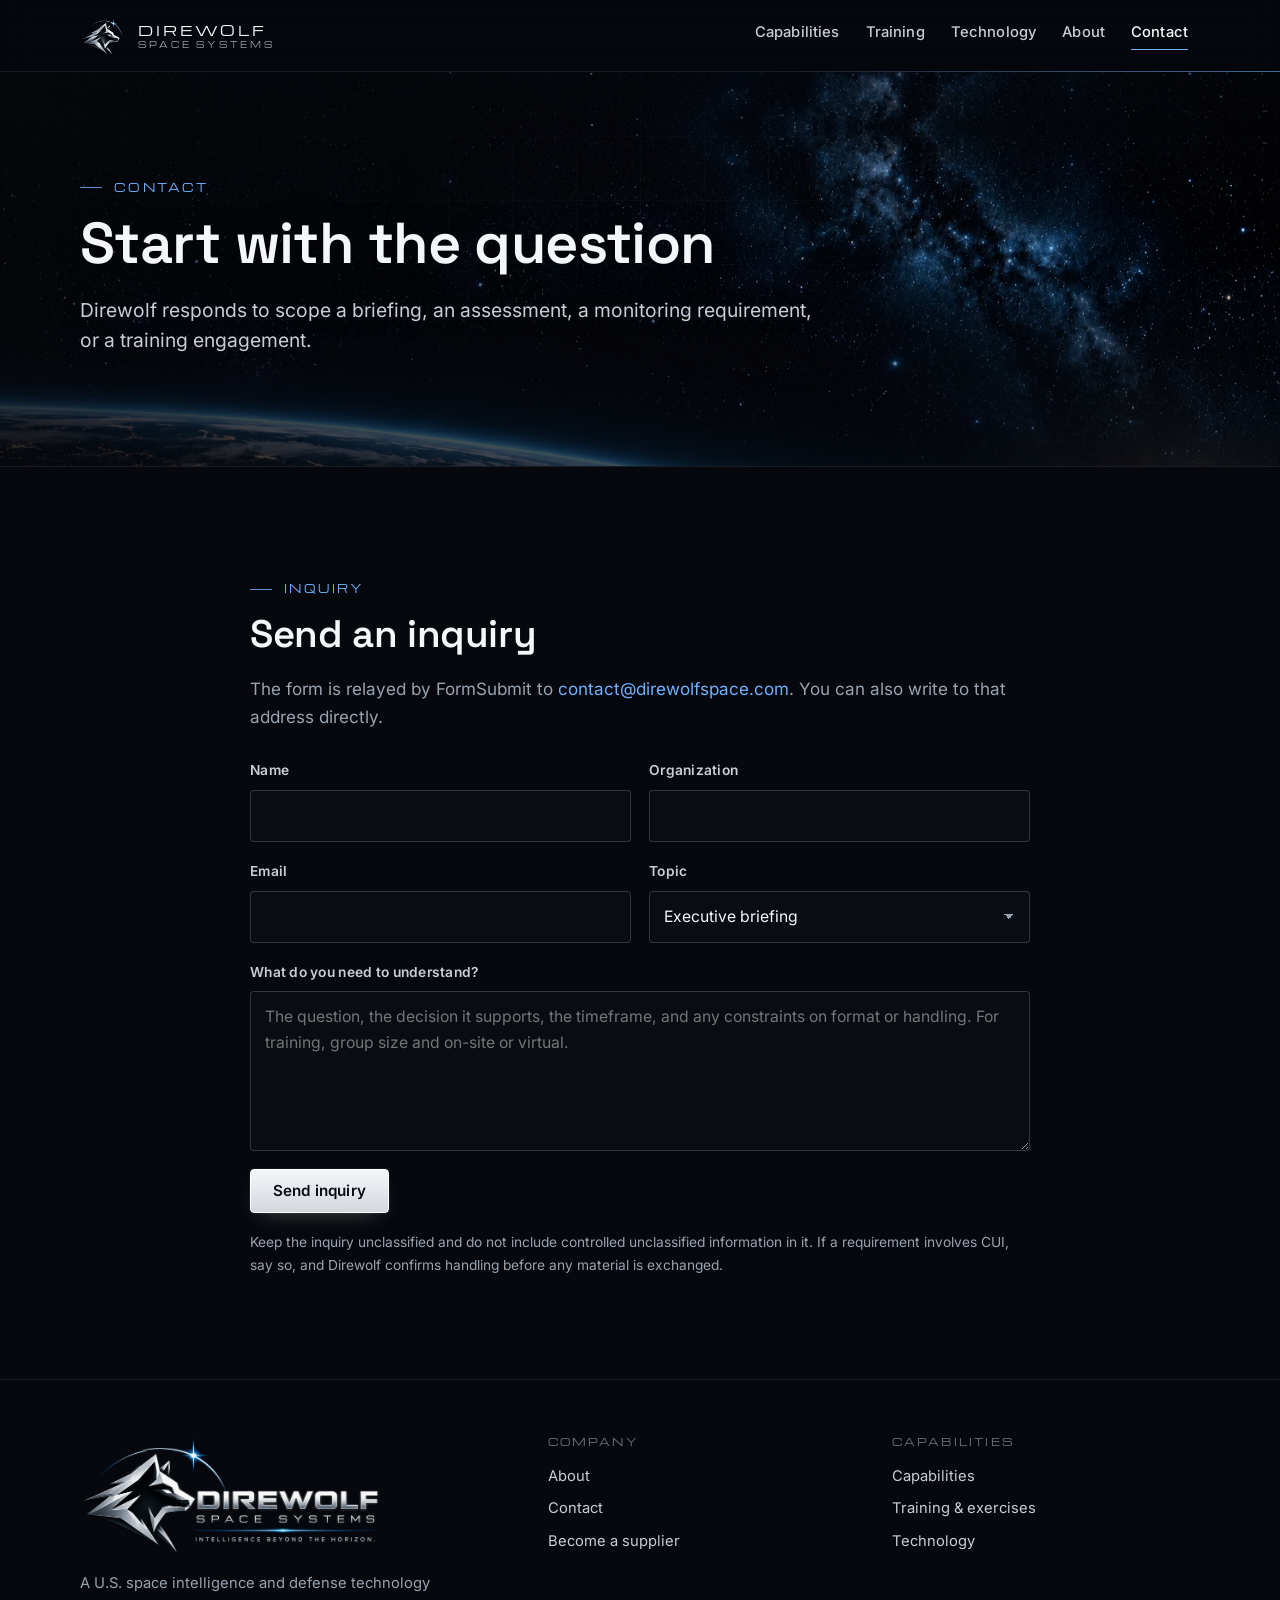
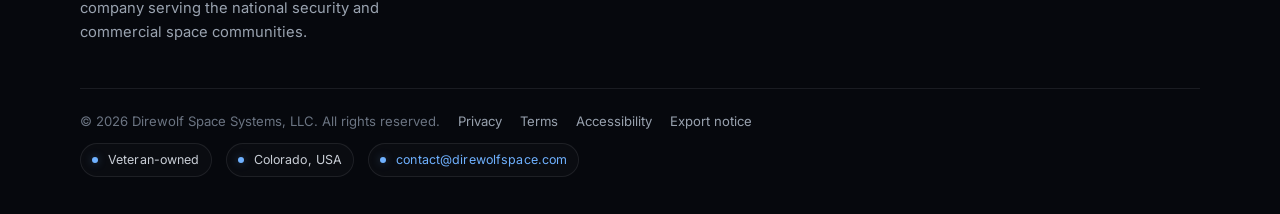
<file: contact.html>
<!DOCTYPE html>
<html lang="en">
<head>
  <meta charset="utf-8">
  <meta name="viewport" content="width=device-width, initial-scale=1">
  <title>Contact | Direwolf Space Systems</title>
  <meta name="description" content="Contact Direwolf Space Systems about an assessment, a briefing, recurring reporting and monitoring, or training and tabletop exercises.">
  <link rel="canonical" href="https://direwolfspace.com/contact.html">
  <meta name="theme-color" content="#06080d">
  <meta name="robots" content="index,follow">

  <!-- Open Graph / Twitter -->
  <meta property="og:type" content="website">
  <meta property="og:site_name" content="Direwolf Space Systems">
  <meta property="og:title" content="Contact | Direwolf Space Systems">
  <meta property="og:description" content="Contact Direwolf Space Systems about an assessment, a briefing, recurring reporting and monitoring, or training and tabletop exercises.">
  <meta property="og:url" content="https://direwolfspace.com/contact.html">
  <meta property="og:image" content="https://direwolfspace.com/assets/img/og-image.jpg">
  <meta property="og:image:width" content="1200">
  <meta property="og:image:height" content="630">
  <meta property="og:image:alt" content="Direwolf Space Systems. Intelligence Beyond the Horizon.">
  <meta name="twitter:card" content="summary_large_image">
  <meta name="twitter:title" content="Contact | Direwolf Space Systems">
  <meta name="twitter:description" content="Contact Direwolf Space Systems about an assessment, a briefing, recurring reporting and monitoring, or training and tabletop exercises.">
  <meta name="twitter:image" content="https://direwolfspace.com/assets/img/og-image.jpg">

  <!-- Icons -->
  <link rel="icon" href="assets/img/favicon.ico" sizes="any">
  <link rel="icon" type="image/png" sizes="32x32" href="assets/img/favicon-32.png">
  <link rel="icon" type="image/png" sizes="16x16" href="assets/img/favicon-16.png">
  <link rel="apple-touch-icon" href="assets/img/apple-touch-icon.png">

  <!-- Fonts (self-hosted, see assets/fonts) -->
  <link rel="preload" href="assets/fonts/michroma-latin.woff2" as="font" type="font/woff2" crossorigin>
  <link rel="preload" href="assets/fonts/space-grotesk-latin.woff2" as="font" type="font/woff2" crossorigin>
  <link rel="preload" href="assets/fonts/inter-latin.woff2" as="font" type="font/woff2" crossorigin>

  <link rel="stylesheet" href="assets/css/style.css">
</head>
<body class="page page--contact">
  <a class="skip-link" href="#main">Skip to content</a>

  <header class="site-header">
    <div class="container">
      <a class="brand" href="index.html" aria-label="Direwolf Space Systems home">
        <img class="brand__logo" src="assets/img/mark-160.png" width="44" height="44" alt="">
        <span class="brand__text">
          <span class="brand__name">DIREWOLF</span>
          <span class="brand__sub">SPACE SYSTEMS</span>
        </span>
      </a>
      <button class="nav-toggle" type="button" aria-controls="site-nav" aria-expanded="false" aria-label="Toggle navigation">
        <svg class="icon-open" viewBox="0 0 24 24" fill="none" stroke="currentColor" stroke-width="1.8" stroke-linecap="round" aria-hidden="true"><path d="M4 7h16M4 12h16M4 17h16"/></svg>
        <svg class="icon-close" viewBox="0 0 24 24" fill="none" stroke="currentColor" stroke-width="1.8" stroke-linecap="round" aria-hidden="true"><path d="M6 6l12 12M18 6L6 18"/></svg>
      </button>
      <nav class="nav" id="site-nav" aria-label="Primary">
        <ul class="nav__list">
          <li><a class="nav__link" href="capabilities.html">Capabilities</a></li>
          <li><a class="nav__link" href="training.html">Training</a></li>
          <li><a class="nav__link" href="technology.html">Technology</a></li>
          <li><a class="nav__link" href="about.html">About</a></li>
          <li><a class="nav__link" href="contact.html">Contact</a></li>
        </ul>
      </nav>
    </div>
  </header>

  <main id="main">

    <!-- ============ HERO ============ -->
    <section class="hero hero--page">
      <div class="hero__bg" aria-hidden="true">
        <picture>
          <source srcset="assets/img/hero-space-portrait.webp" media="(max-width: 700px)" type="image/webp">
          <img class="hero__space" src="assets/img/hero-space.webp" width="2400" height="1350" alt="" decoding="async" fetchpriority="high">
        </picture>
        <div class="hero__shade"></div>
        <div class="hero__grid"></div>
        <canvas class="hero__stars"></canvas>
        <svg class="hero__orbit" viewBox="0 0 100 60" preserveAspectRatio="xMidYMid slice" focusable="false">
          <path id="orbit-track" class="orbit-path" d="M -6 44 C 18 6, 78 4, 106 26"/>
          <circle class="orbit-sat-halo" r="0.9"><animateMotion dur="46s" repeatCount="indefinite"><mpath href="#orbit-track"/></animateMotion></circle>
          <circle class="orbit-sat" r="0.32"><animateMotion dur="46s" repeatCount="indefinite"><mpath href="#orbit-track"/></animateMotion></circle>
        </svg>
      </div>
      <div class="container">
        <div class="hero__inner">
          <p class="eyebrow">Contact</p>
          <h1>Start with the question</h1>
          <p class="lede">Direwolf responds to scope a briefing, an assessment, a monitoring requirement, or a training engagement.</p>
        </div>
      </div>
    </section>

    <!-- ============ FORM ============ -->
    <section class="section" id="contact-form-section">
      <div class="container container--narrow">
        <p class="eyebrow">Inquiry</p>
        <h2>Send an inquiry</h2>
        <p class="text-muted">The form is relayed by FormSubmit to <a href="mailto:contact@direwolfspace.com">contact@direwolfspace.com</a>. You can also write to that address directly.</p>

        <form class="form mt-3" id="contact-form" action="https://formsubmit.co/contact@direwolfspace.com" method="POST" data-endpoint="https://formsubmit.co/ajax/contact@direwolfspace.com">
          <input type="hidden" name="_subject" value="New inquiry from direwolfspace.com">
          <input type="hidden" name="_template" value="table">
          <input type="hidden" name="_next" value="https://direwolfspace.com/contact.html?sent=1">
          <div class="visually-hidden" aria-hidden="true">
            <label for="f-honey">Leave this field empty</label>
            <input id="f-honey" name="_honey" type="text" tabindex="-1" autocomplete="off">
          </div>
          <div class="form__row">
            <div class="field">
              <label for="f-name">Name</label>
              <input id="f-name" name="name" type="text" autocomplete="name" required>
            </div>
            <div class="field">
              <label for="f-org">Organization</label>
              <input id="f-org" name="organization" type="text" autocomplete="organization">
            </div>
          </div>
          <div class="form__row">
            <div class="field">
              <label for="f-email">Email</label>
              <input id="f-email" name="email" type="email" autocomplete="email" required>
            </div>
            <div class="field">
              <label for="f-topic">Topic</label>
              <select id="f-topic" name="topic" required>
                <option value="Executive briefing">Executive briefing</option>
                <option value="Assessment or RFI">Assessment or custom RFI</option>
                <option value="Recurring reporting">Recurring reporting and monitoring</option>
                <option value="Training or exercise">Training course or tabletop exercise</option>
                <option value="Government contracting">Government contracting and teaming</option>
                <option value="Supplier inquiry">Becoming a supplier</option>
                <option value="General inquiry">General inquiry</option>
              </select>
            </div>
          </div>
          <div class="field">
            <label for="f-message">What do you need to understand?</label>
            <textarea id="f-message" name="message" required placeholder="The question, the decision it supports, the timeframe, and any constraints on format or handling. For training, group size and on-site or virtual."></textarea>
          </div>
          <div class="btn-row">
            <button class="btn btn--primary" type="submit">Send inquiry</button>
            <p class="form__status" id="form-status" role="status" aria-live="polite"></p>
          </div>
          <p class="form__note">Keep the inquiry unclassified and do not include controlled unclassified information in it. If a requirement involves CUI, say so, and Direwolf confirms handling before any material is exchanged.</p>
        </form>
      </div>
    </section>

  </main>

  <footer class="site-footer">
    <div class="container">
      <div class="footer__top">
        <div class="footer__brand">
          <picture>
            <source srcset="assets/img/logo-horizontal-sm.webp" type="image/webp">
            <img src="assets/img/logo-horizontal-sm.png" width="300" height="119" alt="Direwolf Space Systems. Intelligence Beyond the Horizon." loading="lazy">
          </picture>
          <p class="mt-2">A U.S. space intelligence and defense technology company serving the national security and commercial space communities.</p>
        </div>
        <div class="footer__col">
          <h2>Company</h2>
          <ul>
            <li><a href="about.html">About</a></li>
            <li><a href="contact.html">Contact</a></li>
            <li><a href="suppliers.html">Become a supplier</a></li>
          </ul>
        </div>
        <div class="footer__col">
          <h2>Capabilities</h2>
          <ul>
            <li><a href="capabilities.html">Capabilities</a></li>
            <li><a href="training.html">Training &amp; exercises</a></li>
            <li><a href="technology.html">Technology</a></li>
          </ul>
        </div>
      </div>
      <div class="footer__bottom">
        <div class="footer__legal">
          <span>&copy; <span data-year>2026</span> Direwolf Space Systems, LLC. All rights reserved.</span>
          <a href="privacy.html">Privacy</a>
          <a href="terms.html">Terms</a>
          <a href="accessibility.html">Accessibility</a>
          <a href="export.html">Export notice</a>
        </div>
        <ul class="facts">
          <li>Veteran-owned</li>
          <li>Colorado, USA</li>
          <li><a href="mailto:contact@direwolfspace.com">contact@direwolfspace.com</a></li>
        </ul>
      </div>
    </div>
  </footer>

  <script src="assets/js/main.js" defer></script>
</body>
</html>
</file>
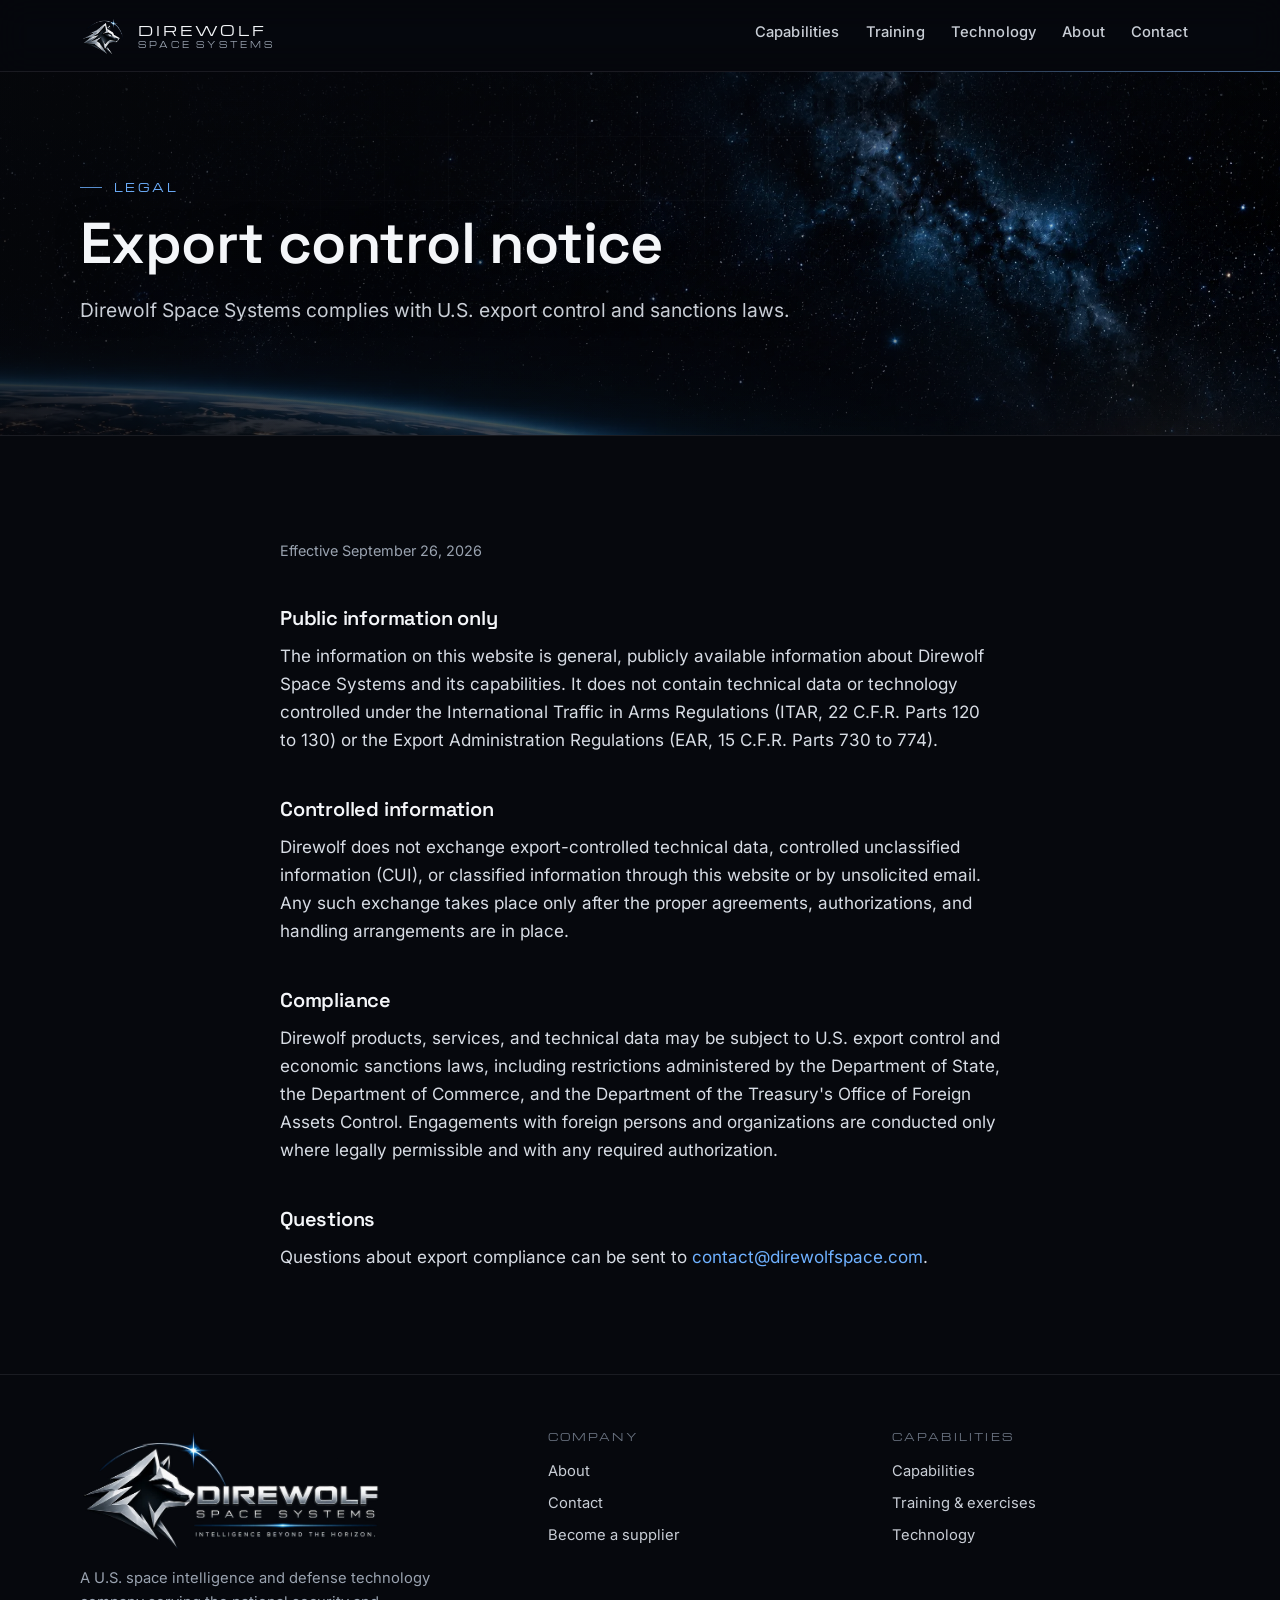
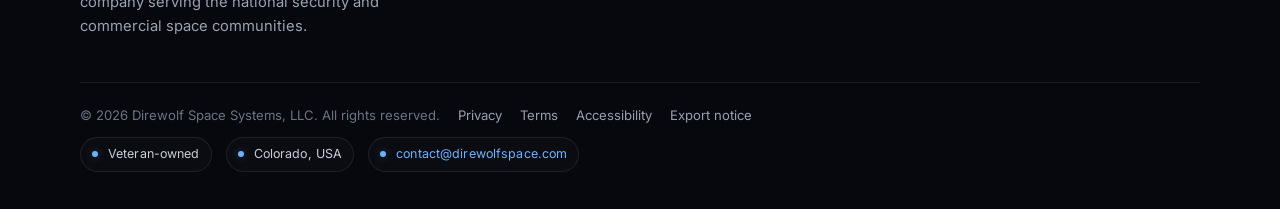
<file: export.html>
<!DOCTYPE html>
<html lang="en">
<head>
  <meta charset="utf-8">
  <meta name="viewport" content="width=device-width, initial-scale=1">
  <title>Export Control Notice | Direwolf Space Systems</title>
  <meta name="description" content="Export control notice for the Direwolf Space Systems website.">
  <link rel="canonical" href="https://direwolfspace.com/export.html">
  <meta name="theme-color" content="#06080d">
  <meta name="robots" content="index,follow">

  <!-- Open Graph / Twitter -->
  <meta property="og:type" content="website">
  <meta property="og:site_name" content="Direwolf Space Systems">
  <meta property="og:title" content="Export Control Notice | Direwolf Space Systems">
  <meta property="og:description" content="Export control notice for the Direwolf Space Systems website.">
  <meta property="og:url" content="https://direwolfspace.com/export.html">
  <meta property="og:image" content="https://direwolfspace.com/assets/img/og-image.jpg">
  <meta property="og:image:width" content="1200">
  <meta property="og:image:height" content="630">
  <meta property="og:image:alt" content="Direwolf Space Systems. Intelligence Beyond the Horizon.">
  <meta name="twitter:card" content="summary_large_image">
  <meta name="twitter:title" content="Export Control Notice | Direwolf Space Systems">
  <meta name="twitter:description" content="Export control notice for the Direwolf Space Systems website.">
  <meta name="twitter:image" content="https://direwolfspace.com/assets/img/og-image.jpg">

  <!-- Icons -->
  <link rel="icon" href="assets/img/favicon.ico" sizes="any">
  <link rel="icon" type="image/png" sizes="32x32" href="assets/img/favicon-32.png">
  <link rel="icon" type="image/png" sizes="16x16" href="assets/img/favicon-16.png">
  <link rel="apple-touch-icon" href="assets/img/apple-touch-icon.png">

  <!-- Fonts (self-hosted, see assets/fonts) -->
  <link rel="preload" href="assets/fonts/michroma-latin.woff2" as="font" type="font/woff2" crossorigin>
  <link rel="preload" href="assets/fonts/space-grotesk-latin.woff2" as="font" type="font/woff2" crossorigin>
  <link rel="preload" href="assets/fonts/inter-latin.woff2" as="font" type="font/woff2" crossorigin>

  <link rel="stylesheet" href="assets/css/style.css">
</head>
<body class="page page--export">
  <a class="skip-link" href="#main">Skip to content</a>

  <header class="site-header">
    <div class="container">
      <a class="brand" href="index.html" aria-label="Direwolf Space Systems home">
        <img class="brand__logo" src="assets/img/mark-160.png" width="44" height="44" alt="">
        <span class="brand__text">
          <span class="brand__name">DIREWOLF</span>
          <span class="brand__sub">SPACE SYSTEMS</span>
        </span>
      </a>
      <button class="nav-toggle" type="button" aria-controls="site-nav" aria-expanded="false" aria-label="Toggle navigation">
        <svg class="icon-open" viewBox="0 0 24 24" fill="none" stroke="currentColor" stroke-width="1.8" stroke-linecap="round" aria-hidden="true"><path d="M4 7h16M4 12h16M4 17h16"/></svg>
        <svg class="icon-close" viewBox="0 0 24 24" fill="none" stroke="currentColor" stroke-width="1.8" stroke-linecap="round" aria-hidden="true"><path d="M6 6l12 12M18 6L6 18"/></svg>
      </button>
      <nav class="nav" id="site-nav" aria-label="Primary">
        <ul class="nav__list">
          <li><a class="nav__link" href="capabilities.html">Capabilities</a></li>
          <li><a class="nav__link" href="training.html">Training</a></li>
          <li><a class="nav__link" href="technology.html">Technology</a></li>
          <li><a class="nav__link" href="about.html">About</a></li>
          <li><a class="nav__link" href="contact.html">Contact</a></li>
        </ul>
      </nav>
    </div>
  </header>

  <main id="main">

    <section class="hero hero--page">
      <div class="hero__bg" aria-hidden="true">
        <picture>
          <source srcset="assets/img/hero-space-portrait.webp" media="(max-width: 700px)" type="image/webp">
          <img class="hero__space" src="assets/img/hero-space.webp" width="2400" height="1350" alt="" decoding="async" fetchpriority="high">
        </picture>
        <div class="hero__shade"></div>
        <div class="hero__grid"></div>
        <canvas class="hero__stars"></canvas>
        <svg class="hero__orbit" viewBox="0 0 100 60" preserveAspectRatio="xMidYMid slice" focusable="false">
          <path id="orbit-track" class="orbit-path" d="M -6 44 C 18 6, 78 4, 106 26"/>
          <circle class="orbit-sat-halo" r="0.9"><animateMotion dur="46s" repeatCount="indefinite"><mpath href="#orbit-track"/></animateMotion></circle>
          <circle class="orbit-sat" r="0.32"><animateMotion dur="46s" repeatCount="indefinite"><mpath href="#orbit-track"/></animateMotion></circle>
        </svg>
      </div>
      <div class="container">
        <div class="hero__inner">
          <p class="eyebrow">Legal</p>
          <h1>Export control notice</h1>
          <p class="lede">Direwolf Space Systems complies with U.S. export control and sanctions laws.</p>
        </div>
      </div>
    </section>

    <section class="section">
      <div class="container legal">
        <p class="legal__meta">Effective September 26, 2026</p>
        <h2>Public information only</h2>
        <p>The information on this website is general, publicly available information about Direwolf Space Systems and its capabilities. It does not contain technical data or technology controlled under the International Traffic in Arms Regulations (ITAR, 22 C.F.R. Parts 120 to 130) or the Export Administration Regulations (EAR, 15 C.F.R. Parts 730 to 774).</p>
        <h2>Controlled information</h2>
        <p>Direwolf does not exchange export-controlled technical data, controlled unclassified information (CUI), or classified information through this website or by unsolicited email. Any such exchange takes place only after the proper agreements, authorizations, and handling arrangements are in place.</p>
        <h2>Compliance</h2>
        <p>Direwolf products, services, and technical data may be subject to U.S. export control and economic sanctions laws, including restrictions administered by the Department of State, the Department of Commerce, and the Department of the Treasury's Office of Foreign Assets Control. Engagements with foreign persons and organizations are conducted only where legally permissible and with any required authorization.</p>
        <h2>Questions</h2>
        <p>Questions about export compliance can be sent to <a href="mailto:contact@direwolfspace.com">contact@direwolfspace.com</a>.</p>
      </div>
    </section>

  </main>

  <footer class="site-footer">
    <div class="container">
      <div class="footer__top">
        <div class="footer__brand">
          <picture>
            <source srcset="assets/img/logo-horizontal-sm.webp" type="image/webp">
            <img src="assets/img/logo-horizontal-sm.png" width="300" height="119" alt="Direwolf Space Systems. Intelligence Beyond the Horizon." loading="lazy">
          </picture>
          <p class="mt-2">A U.S. space intelligence and defense technology company serving the national security and commercial space communities.</p>
        </div>
        <div class="footer__col">
          <h2>Company</h2>
          <ul>
            <li><a href="about.html">About</a></li>
            <li><a href="contact.html">Contact</a></li>
            <li><a href="suppliers.html">Become a supplier</a></li>
          </ul>
        </div>
        <div class="footer__col">
          <h2>Capabilities</h2>
          <ul>
            <li><a href="capabilities.html">Capabilities</a></li>
            <li><a href="training.html">Training &amp; exercises</a></li>
            <li><a href="technology.html">Technology</a></li>
          </ul>
        </div>
      </div>
      <div class="footer__bottom">
        <div class="footer__legal">
          <span>&copy; <span data-year>2026</span> Direwolf Space Systems, LLC. All rights reserved.</span>
          <a href="privacy.html">Privacy</a>
          <a href="terms.html">Terms</a>
          <a href="accessibility.html">Accessibility</a>
          <a href="export.html">Export notice</a>
        </div>
        <ul class="facts">
          <li>Veteran-owned</li>
          <li>Colorado, USA</li>
          <li><a href="mailto:contact@direwolfspace.com">contact@direwolfspace.com</a></li>
        </ul>
      </div>
    </div>
  </footer>

  <script src="assets/js/main.js" defer></script>
</body>
</html>
</file>
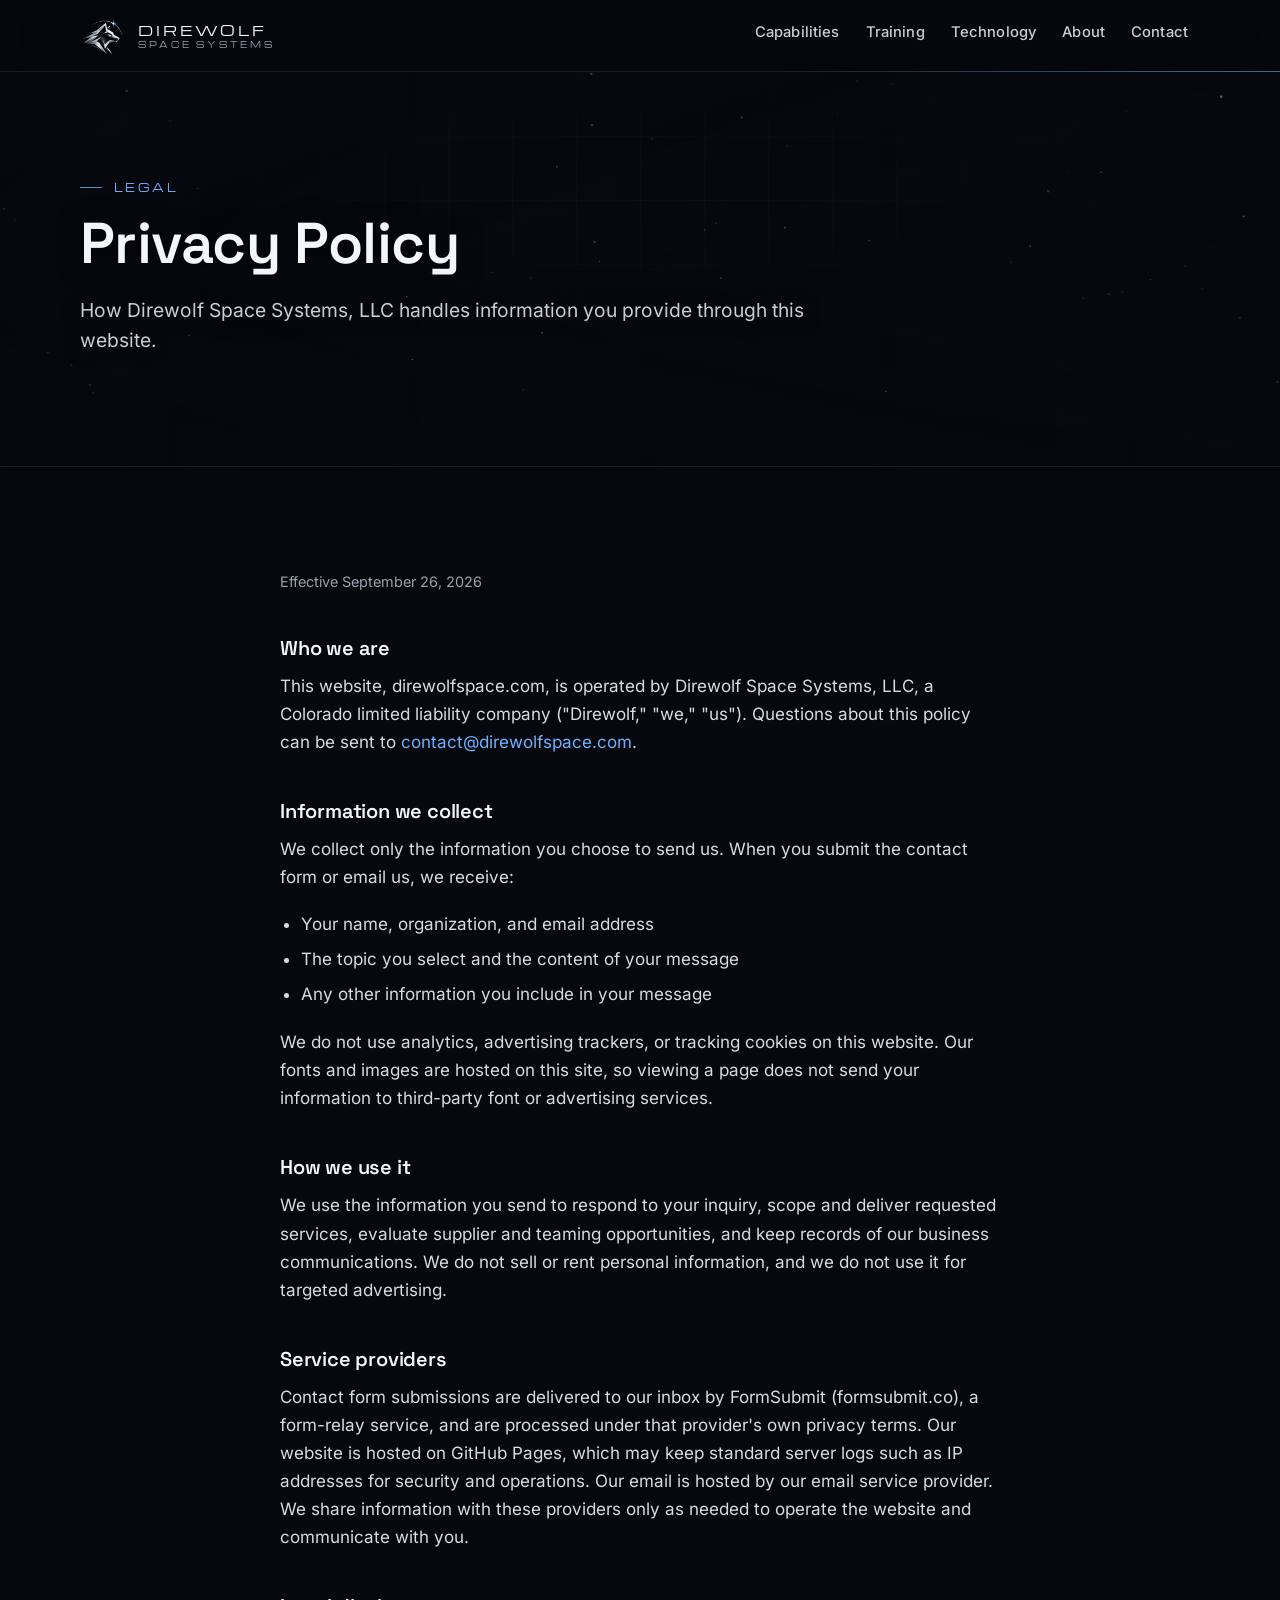
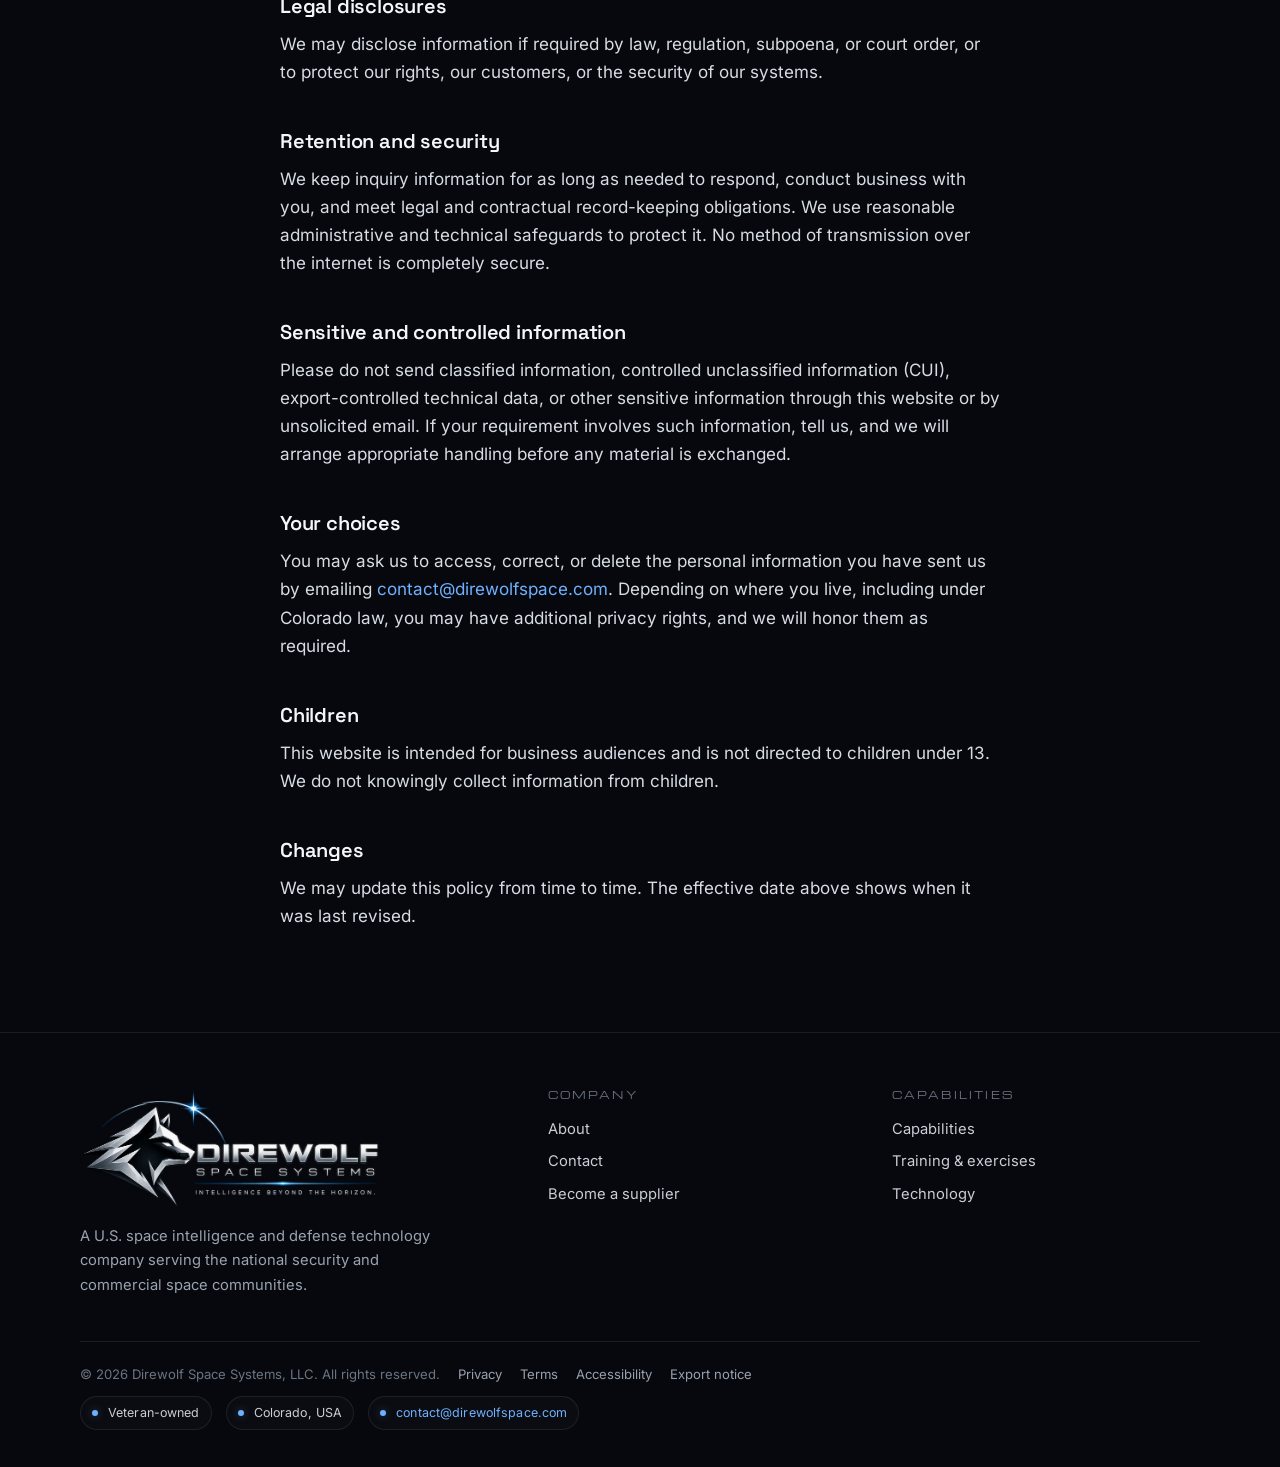
<file: privacy.html>
<!DOCTYPE html>
<html lang="en">
<head>
  <meta charset="utf-8">
  <meta name="viewport" content="width=device-width, initial-scale=1">
  <title>Privacy Policy | Direwolf Space Systems</title>
  <meta name="description" content="How Direwolf Space Systems collects, uses, and protects information submitted through direwolfspace.com.">
  <link rel="canonical" href="https://direwolfspace.com/privacy.html">
  <meta name="theme-color" content="#06080d">
  <meta name="robots" content="index,follow">

  <!-- Open Graph / Twitter -->
  <meta property="og:type" content="website">
  <meta property="og:site_name" content="Direwolf Space Systems">
  <meta property="og:title" content="Privacy Policy | Direwolf Space Systems">
  <meta property="og:description" content="How Direwolf Space Systems collects, uses, and protects information submitted through direwolfspace.com.">
  <meta property="og:url" content="https://direwolfspace.com/privacy.html">
  <meta property="og:image" content="https://direwolfspace.com/assets/img/og-image.jpg">
  <meta property="og:image:width" content="1200">
  <meta property="og:image:height" content="630">
  <meta property="og:image:alt" content="Direwolf Space Systems. Intelligence Beyond the Horizon.">
  <meta name="twitter:card" content="summary_large_image">
  <meta name="twitter:title" content="Privacy Policy | Direwolf Space Systems">
  <meta name="twitter:description" content="How Direwolf Space Systems collects, uses, and protects information submitted through direwolfspace.com.">
  <meta name="twitter:image" content="https://direwolfspace.com/assets/img/og-image.jpg">

  <!-- Icons -->
  <link rel="icon" href="assets/img/favicon.ico" sizes="any">
  <link rel="icon" type="image/png" sizes="32x32" href="assets/img/favicon-32.png">
  <link rel="icon" type="image/png" sizes="16x16" href="assets/img/favicon-16.png">
  <link rel="apple-touch-icon" href="assets/img/apple-touch-icon.png">

  <!-- Fonts (self-hosted, see assets/fonts) -->
  <link rel="preload" href="assets/fonts/michroma-latin.woff2" as="font" type="font/woff2" crossorigin>
  <link rel="preload" href="assets/fonts/space-grotesk-latin.woff2" as="font" type="font/woff2" crossorigin>
  <link rel="preload" href="assets/fonts/inter-latin.woff2" as="font" type="font/woff2" crossorigin>

  <link rel="stylesheet" href="assets/css/style.css">
</head>
<body class="page page--privacy">
  <a class="skip-link" href="#main">Skip to content</a>

  <header class="site-header">
    <div class="container">
      <a class="brand" href="index.html" aria-label="Direwolf Space Systems home">
        <img class="brand__logo" src="assets/img/mark-160.png" width="44" height="44" alt="">
        <span class="brand__text">
          <span class="brand__name">DIREWOLF</span>
          <span class="brand__sub">SPACE SYSTEMS</span>
        </span>
      </a>
      <button class="nav-toggle" type="button" aria-controls="site-nav" aria-expanded="false" aria-label="Toggle navigation">
        <svg class="icon-open" viewBox="0 0 24 24" fill="none" stroke="currentColor" stroke-width="1.8" stroke-linecap="round" aria-hidden="true"><path d="M4 7h16M4 12h16M4 17h16"/></svg>
        <svg class="icon-close" viewBox="0 0 24 24" fill="none" stroke="currentColor" stroke-width="1.8" stroke-linecap="round" aria-hidden="true"><path d="M6 6l12 12M18 6L6 18"/></svg>
      </button>
      <nav class="nav" id="site-nav" aria-label="Primary">
        <ul class="nav__list">
          <li><a class="nav__link" href="capabilities.html">Capabilities</a></li>
          <li><a class="nav__link" href="training.html">Training</a></li>
          <li><a class="nav__link" href="technology.html">Technology</a></li>
          <li><a class="nav__link" href="about.html">About</a></li>
          <li><a class="nav__link" href="contact.html">Contact</a></li>
        </ul>
      </nav>
    </div>
  </header>

  <main id="main">

    <section class="hero hero--page">
      <div class="hero__bg" aria-hidden="true">
        <picture>
          <source srcset="assets/img/hero-space-portrait.webp" media="(max-width: 700px)" type="image/webp">
          <img class="hero__space" src="assets/img/hero-space.webp" width="2400" height="1350" alt="" decoding="async" fetchpriority="high">
        </picture>
        <div class="hero__shade"></div>
        <div class="hero__grid"></div>
        <canvas class="hero__stars"></canvas>
        <svg class="hero__orbit" viewBox="0 0 100 60" preserveAspectRatio="xMidYMid slice" focusable="false">
          <path id="orbit-track" class="orbit-path" d="M -6 44 C 18 6, 78 4, 106 26"/>
          <circle class="orbit-sat-halo" r="0.9"><animateMotion dur="46s" repeatCount="indefinite"><mpath href="#orbit-track"/></animateMotion></circle>
          <circle class="orbit-sat" r="0.32"><animateMotion dur="46s" repeatCount="indefinite"><mpath href="#orbit-track"/></animateMotion></circle>
        </svg>
      </div>
      <div class="container">
        <div class="hero__inner">
          <p class="eyebrow">Legal</p>
          <h1>Privacy Policy</h1>
          <p class="lede">How Direwolf Space Systems, LLC handles information you provide through this website.</p>
        </div>
      </div>
    </section>

    <section class="section">
      <div class="container legal">
        <p class="legal__meta">Effective September 26, 2026</p>
        <h2>Who we are</h2>
        <p>This website, direwolfspace.com, is operated by Direwolf Space Systems, LLC, a Colorado limited liability company ("Direwolf," "we," "us"). Questions about this policy can be sent to <a href="mailto:contact@direwolfspace.com">contact@direwolfspace.com</a>.</p>
        <h2>Information we collect</h2>
        <p>We collect only the information you choose to send us. When you submit the contact form or email us, we receive:</p>
        <ul>
          <li>Your name, organization, and email address</li>
          <li>The topic you select and the content of your message</li>
          <li>Any other information you include in your message</li>
        </ul>
        <p>We do not use analytics, advertising trackers, or tracking cookies on this website. Our fonts and images are hosted on this site, so viewing a page does not send your information to third-party font or advertising services.</p>
        <h2>How we use it</h2>
        <p>We use the information you send to respond to your inquiry, scope and deliver requested services, evaluate supplier and teaming opportunities, and keep records of our business communications. We do not sell or rent personal information, and we do not use it for targeted advertising.</p>
        <h2>Service providers</h2>
        <p>Contact form submissions are delivered to our inbox by FormSubmit (formsubmit.co), a form-relay service, and are processed under that provider's own privacy terms. Our website is hosted on GitHub Pages, which may keep standard server logs such as IP addresses for security and operations. Our email is hosted by our email service provider. We share information with these providers only as needed to operate the website and communicate with you.</p>
        <h2>Legal disclosures</h2>
        <p>We may disclose information if required by law, regulation, subpoena, or court order, or to protect our rights, our customers, or the security of our systems.</p>
        <h2>Retention and security</h2>
        <p>We keep inquiry information for as long as needed to respond, conduct business with you, and meet legal and contractual record-keeping obligations. We use reasonable administrative and technical safeguards to protect it. No method of transmission over the internet is completely secure.</p>
        <h2>Sensitive and controlled information</h2>
        <p>Please do not send classified information, controlled unclassified information (CUI), export-controlled technical data, or other sensitive information through this website or by unsolicited email. If your requirement involves such information, tell us, and we will arrange appropriate handling before any material is exchanged.</p>
        <h2>Your choices</h2>
        <p>You may ask us to access, correct, or delete the personal information you have sent us by emailing <a href="mailto:contact@direwolfspace.com">contact@direwolfspace.com</a>. Depending on where you live, including under Colorado law, you may have additional privacy rights, and we will honor them as required.</p>
        <h2>Children</h2>
        <p>This website is intended for business audiences and is not directed to children under 13. We do not knowingly collect information from children.</p>
        <h2>Changes</h2>
        <p>We may update this policy from time to time. The effective date above shows when it was last revised.</p>
      </div>
    </section>

  </main>

  <footer class="site-footer">
    <div class="container">
      <div class="footer__top">
        <div class="footer__brand">
          <picture>
            <source srcset="assets/img/logo-horizontal-sm.webp" type="image/webp">
            <img src="assets/img/logo-horizontal-sm.png" width="300" height="119" alt="Direwolf Space Systems. Intelligence Beyond the Horizon." loading="lazy">
          </picture>
          <p class="mt-2">A U.S. space intelligence and defense technology company serving the national security and commercial space communities.</p>
        </div>
        <div class="footer__col">
          <h2>Company</h2>
          <ul>
            <li><a href="about.html">About</a></li>
            <li><a href="contact.html">Contact</a></li>
            <li><a href="suppliers.html">Become a supplier</a></li>
          </ul>
        </div>
        <div class="footer__col">
          <h2>Capabilities</h2>
          <ul>
            <li><a href="capabilities.html">Capabilities</a></li>
            <li><a href="training.html">Training &amp; exercises</a></li>
            <li><a href="technology.html">Technology</a></li>
          </ul>
        </div>
      </div>
      <div class="footer__bottom">
        <div class="footer__legal">
          <span>&copy; <span data-year>2026</span> Direwolf Space Systems, LLC. All rights reserved.</span>
          <a href="privacy.html">Privacy</a>
          <a href="terms.html">Terms</a>
          <a href="accessibility.html">Accessibility</a>
          <a href="export.html">Export notice</a>
        </div>
        <ul class="facts">
          <li>Veteran-owned</li>
          <li>Colorado, USA</li>
          <li><a href="mailto:contact@direwolfspace.com">contact@direwolfspace.com</a></li>
        </ul>
      </div>
    </div>
  </footer>

  <script src="assets/js/main.js" defer></script>
</body>
</html>
</file>
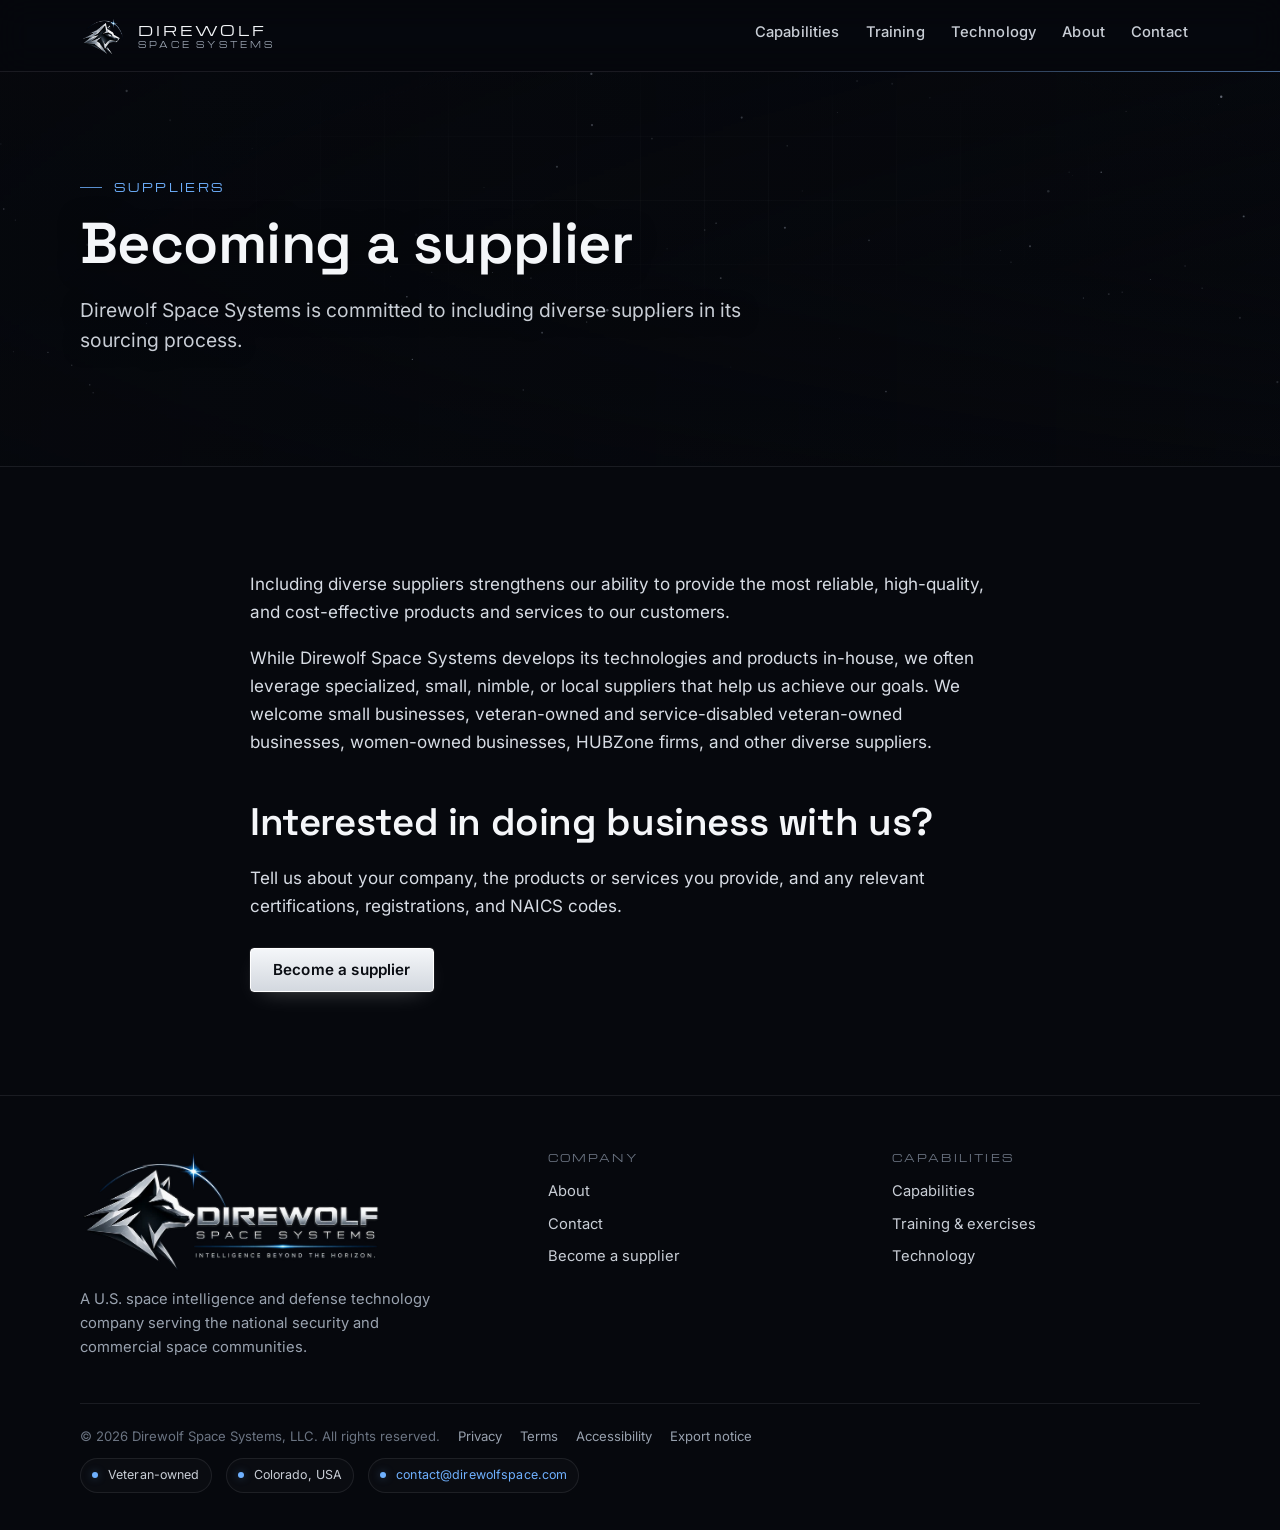
<file: suppliers.html>
<!DOCTYPE html>
<html lang="en">
<head>
  <meta charset="utf-8">
  <meta name="viewport" content="width=device-width, initial-scale=1">
  <title>Become a Supplier | Direwolf Space Systems</title>
  <meta name="description" content="Direwolf Space Systems works with specialized, small, and local suppliers. Learn how to become a supplier.">
  <link rel="canonical" href="https://direwolfspace.com/suppliers.html">
  <meta name="theme-color" content="#06080d">
  <meta name="robots" content="index,follow">

  <!-- Open Graph / Twitter -->
  <meta property="og:type" content="website">
  <meta property="og:site_name" content="Direwolf Space Systems">
  <meta property="og:title" content="Become a Supplier | Direwolf Space Systems">
  <meta property="og:description" content="Direwolf Space Systems works with specialized, small, and local suppliers. Learn how to become a supplier.">
  <meta property="og:url" content="https://direwolfspace.com/suppliers.html">
  <meta property="og:image" content="https://direwolfspace.com/assets/img/og-image.jpg">
  <meta property="og:image:width" content="1200">
  <meta property="og:image:height" content="630">
  <meta property="og:image:alt" content="Direwolf Space Systems. Intelligence Beyond the Horizon.">
  <meta name="twitter:card" content="summary_large_image">
  <meta name="twitter:title" content="Become a Supplier | Direwolf Space Systems">
  <meta name="twitter:description" content="Direwolf Space Systems works with specialized, small, and local suppliers. Learn how to become a supplier.">
  <meta name="twitter:image" content="https://direwolfspace.com/assets/img/og-image.jpg">

  <!-- Icons -->
  <link rel="icon" href="assets/img/favicon.ico" sizes="any">
  <link rel="icon" type="image/png" sizes="32x32" href="assets/img/favicon-32.png">
  <link rel="icon" type="image/png" sizes="16x16" href="assets/img/favicon-16.png">
  <link rel="apple-touch-icon" href="assets/img/apple-touch-icon.png">

  <!-- Fonts (self-hosted, see assets/fonts) -->
  <link rel="preload" href="assets/fonts/michroma-latin.woff2" as="font" type="font/woff2" crossorigin>
  <link rel="preload" href="assets/fonts/space-grotesk-latin.woff2" as="font" type="font/woff2" crossorigin>
  <link rel="preload" href="assets/fonts/inter-latin.woff2" as="font" type="font/woff2" crossorigin>

  <link rel="stylesheet" href="assets/css/style.css">
</head>
<body class="page page--suppliers">
  <a class="skip-link" href="#main">Skip to content</a>

  <header class="site-header">
    <div class="container">
      <a class="brand" href="index.html" aria-label="Direwolf Space Systems home">
        <img class="brand__logo" src="assets/img/mark-160.png" width="44" height="44" alt="">
        <span class="brand__text">
          <span class="brand__name">DIREWOLF</span>
          <span class="brand__sub">SPACE SYSTEMS</span>
        </span>
      </a>
      <button class="nav-toggle" type="button" aria-controls="site-nav" aria-expanded="false" aria-label="Toggle navigation">
        <svg class="icon-open" viewBox="0 0 24 24" fill="none" stroke="currentColor" stroke-width="1.8" stroke-linecap="round" aria-hidden="true"><path d="M4 7h16M4 12h16M4 17h16"/></svg>
        <svg class="icon-close" viewBox="0 0 24 24" fill="none" stroke="currentColor" stroke-width="1.8" stroke-linecap="round" aria-hidden="true"><path d="M6 6l12 12M18 6L6 18"/></svg>
      </button>
      <nav class="nav" id="site-nav" aria-label="Primary">
        <ul class="nav__list">
          <li><a class="nav__link" href="capabilities.html">Capabilities</a></li>
          <li><a class="nav__link" href="training.html">Training</a></li>
          <li><a class="nav__link" href="technology.html">Technology</a></li>
          <li><a class="nav__link" href="about.html">About</a></li>
          <li><a class="nav__link" href="contact.html">Contact</a></li>
        </ul>
      </nav>
    </div>
  </header>

  <main id="main">

    <section class="hero hero--page">
      <div class="hero__bg" aria-hidden="true">
        <picture>
          <source srcset="assets/img/hero-space-portrait.webp" media="(max-width: 700px)" type="image/webp">
          <img class="hero__space" src="assets/img/hero-space.webp" width="2400" height="1350" alt="" decoding="async" fetchpriority="high">
        </picture>
        <div class="hero__shade"></div>
        <div class="hero__grid"></div>
        <canvas class="hero__stars"></canvas>
        <svg class="hero__orbit" viewBox="0 0 100 60" preserveAspectRatio="xMidYMid slice" focusable="false">
          <path id="orbit-track" class="orbit-path" d="M -6 44 C 18 6, 78 4, 106 26"/>
          <circle class="orbit-sat-halo" r="0.9"><animateMotion dur="46s" repeatCount="indefinite"><mpath href="#orbit-track"/></animateMotion></circle>
          <circle class="orbit-sat" r="0.32"><animateMotion dur="46s" repeatCount="indefinite"><mpath href="#orbit-track"/></animateMotion></circle>
        </svg>
      </div>
      <div class="container">
        <div class="hero__inner">
          <p class="eyebrow">Suppliers</p>
          <h1>Becoming a supplier</h1>
          <p class="lede">Direwolf Space Systems is committed to including diverse suppliers in its sourcing process.</p>
        </div>
      </div>
    </section>

    <section class="section">
      <div class="container container--narrow">
        <p class="measure">Including diverse suppliers strengthens our ability to provide the most reliable, high-quality, and cost-effective products and services to our customers.</p>
        <p class="measure">While Direwolf Space Systems develops its technologies and products in-house, we often leverage specialized, small, nimble, or local suppliers that help us achieve our goals. We welcome small businesses, veteran-owned and service-disabled veteran-owned businesses, women-owned businesses, HUBZone firms, and other diverse suppliers.</p>
        <h2 class="mt-4">Interested in doing business with us?</h2>
        <p class="measure">Tell us about your company, the products or services you provide, and any relevant certifications, registrations, and NAICS codes.</p>
        <div class="btn-row mt-3">
          <a class="btn btn--primary" href="contact.html?topic=supplier#contact-form">Become a supplier</a>
        </div>
      </div>
    </section>

  </main>

  <footer class="site-footer">
    <div class="container">
      <div class="footer__top">
        <div class="footer__brand">
          <picture>
            <source srcset="assets/img/logo-horizontal-sm.webp" type="image/webp">
            <img src="assets/img/logo-horizontal-sm.png" width="300" height="119" alt="Direwolf Space Systems. Intelligence Beyond the Horizon." loading="lazy">
          </picture>
          <p class="mt-2">A U.S. space intelligence and defense technology company serving the national security and commercial space communities.</p>
        </div>
        <div class="footer__col">
          <h2>Company</h2>
          <ul>
            <li><a href="about.html">About</a></li>
            <li><a href="contact.html">Contact</a></li>
            <li><a href="suppliers.html">Become a supplier</a></li>
          </ul>
        </div>
        <div class="footer__col">
          <h2>Capabilities</h2>
          <ul>
            <li><a href="capabilities.html">Capabilities</a></li>
            <li><a href="training.html">Training &amp; exercises</a></li>
            <li><a href="technology.html">Technology</a></li>
          </ul>
        </div>
      </div>
      <div class="footer__bottom">
        <div class="footer__legal">
          <span>&copy; <span data-year>2026</span> Direwolf Space Systems, LLC. All rights reserved.</span>
          <a href="privacy.html">Privacy</a>
          <a href="terms.html">Terms</a>
          <a href="accessibility.html">Accessibility</a>
          <a href="export.html">Export notice</a>
        </div>
        <ul class="facts">
          <li>Veteran-owned</li>
          <li>Colorado, USA</li>
          <li><a href="mailto:contact@direwolfspace.com">contact@direwolfspace.com</a></li>
        </ul>
      </div>
    </div>
  </footer>

  <script src="assets/js/main.js" defer></script>
</body>
</html>
</file>
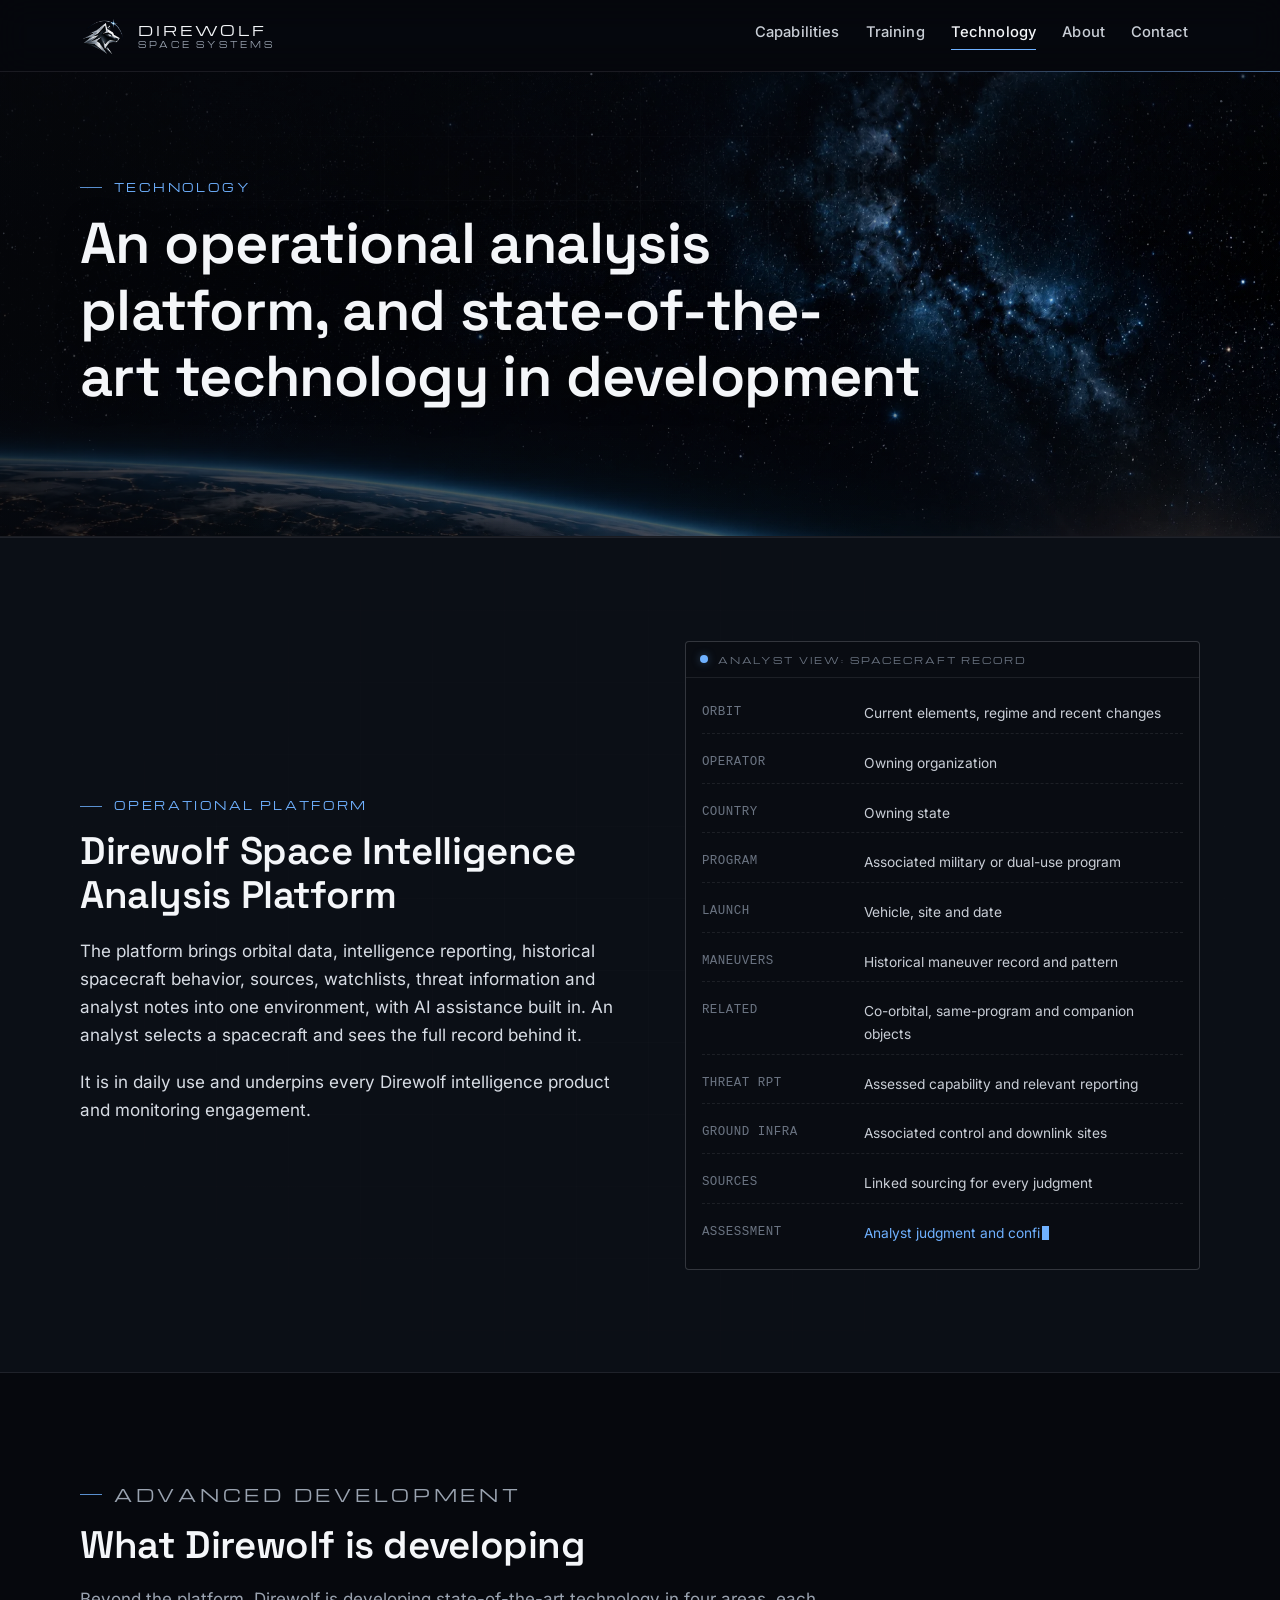
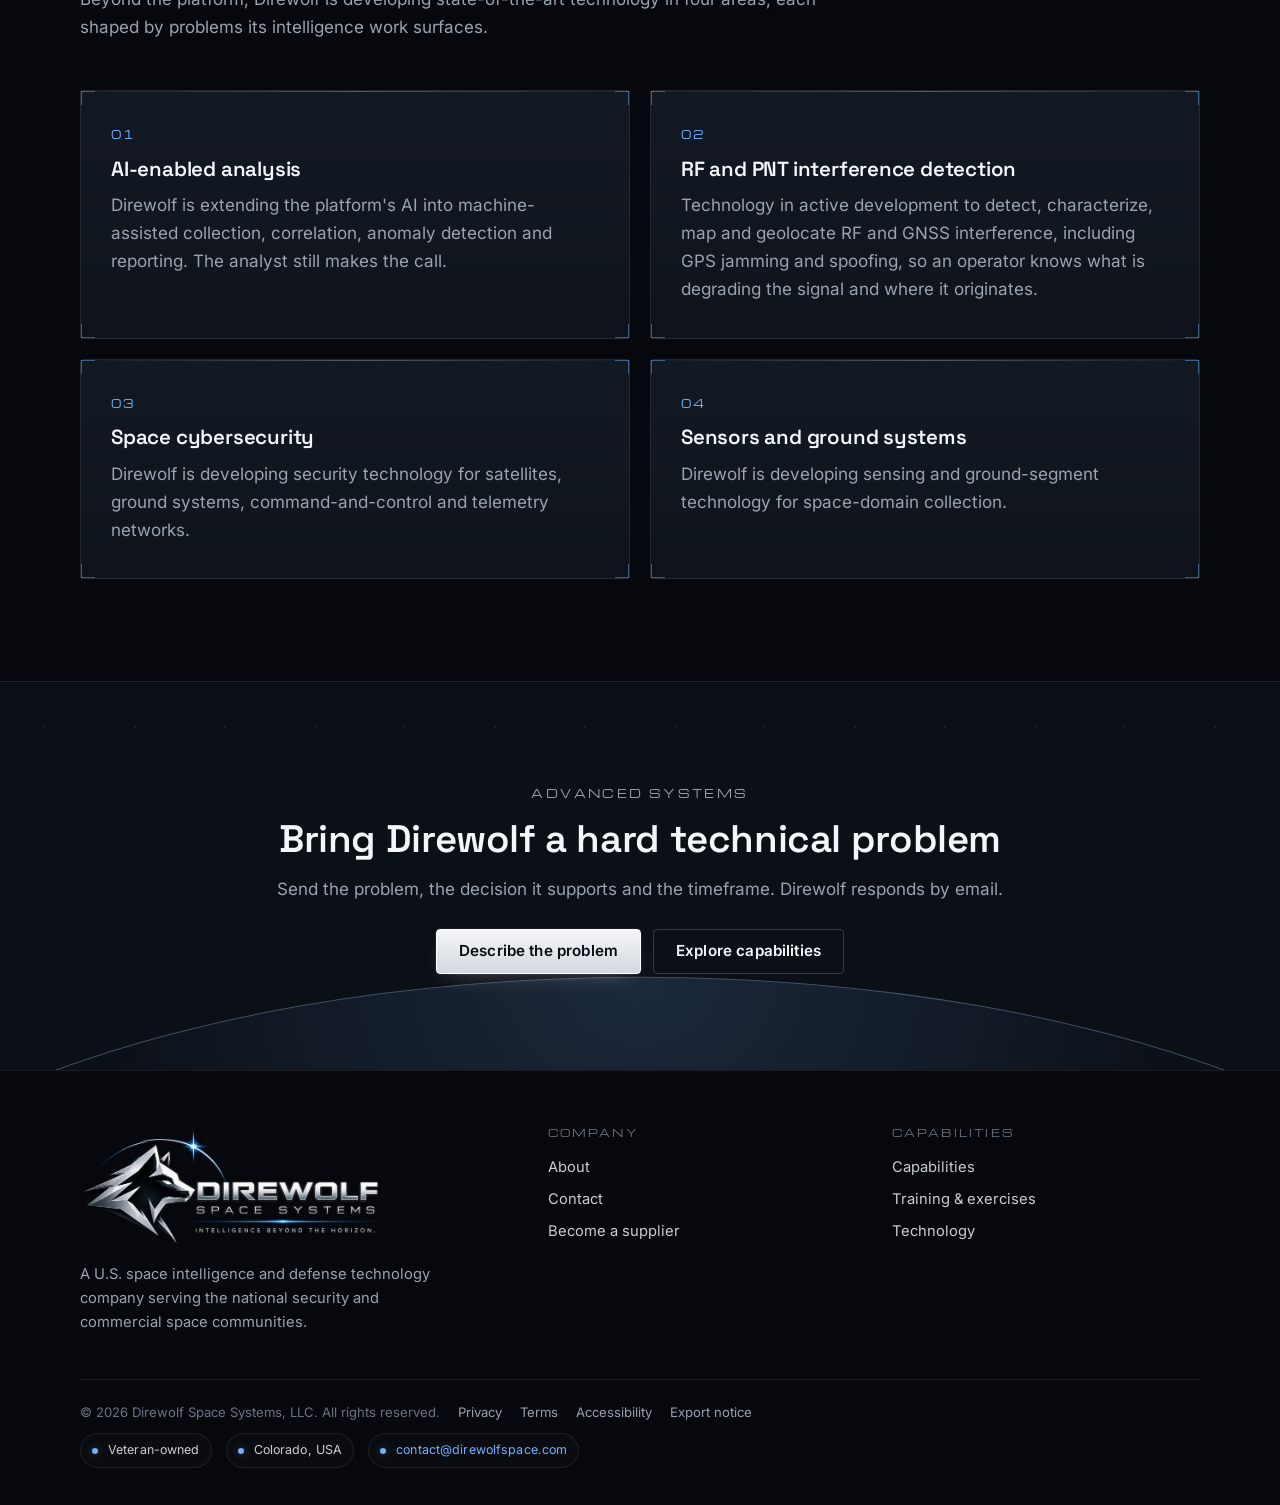
<file: technology.html>
<!DOCTYPE html>
<html lang="en">
<head>
  <meta charset="utf-8">
  <meta name="viewport" content="width=device-width, initial-scale=1">
  <title>Technology | Direwolf Space Systems</title>
  <meta name="description" content="Direwolf operates the Direwolf Space Intelligence Analysis Platform and is developing advanced AI-enabled analysis, RF/PNT interference detection, space cybersecurity, and sensor technology.">
  <link rel="canonical" href="https://direwolfspace.com/technology.html">
  <meta name="theme-color" content="#06080d">
  <meta name="robots" content="index,follow">

  <!-- Open Graph / Twitter -->
  <meta property="og:type" content="website">
  <meta property="og:site_name" content="Direwolf Space Systems">
  <meta property="og:title" content="Technology | Direwolf Space Systems">
  <meta property="og:description" content="Direwolf operates the Direwolf Space Intelligence Analysis Platform and is developing advanced AI-enabled analysis, RF/PNT interference detection, space cybersecurity, and sensor technology.">
  <meta property="og:url" content="https://direwolfspace.com/technology.html">
  <meta property="og:image" content="https://direwolfspace.com/assets/img/og-image.jpg">
  <meta property="og:image:width" content="1200">
  <meta property="og:image:height" content="630">
  <meta property="og:image:alt" content="Direwolf Space Systems. Intelligence Beyond the Horizon.">
  <meta name="twitter:card" content="summary_large_image">
  <meta name="twitter:title" content="Technology | Direwolf Space Systems">
  <meta name="twitter:description" content="Direwolf operates the Direwolf Space Intelligence Analysis Platform and is developing advanced AI-enabled analysis, RF/PNT interference detection, space cybersecurity, and sensor technology.">
  <meta name="twitter:image" content="https://direwolfspace.com/assets/img/og-image.jpg">

  <!-- Icons -->
  <link rel="icon" href="assets/img/favicon.ico" sizes="any">
  <link rel="icon" type="image/png" sizes="32x32" href="assets/img/favicon-32.png">
  <link rel="icon" type="image/png" sizes="16x16" href="assets/img/favicon-16.png">
  <link rel="apple-touch-icon" href="assets/img/apple-touch-icon.png">

  <!-- Fonts (self-hosted, see assets/fonts) -->
  <link rel="preload" href="assets/fonts/michroma-latin.woff2" as="font" type="font/woff2" crossorigin>
  <link rel="preload" href="assets/fonts/space-grotesk-latin.woff2" as="font" type="font/woff2" crossorigin>
  <link rel="preload" href="assets/fonts/inter-latin.woff2" as="font" type="font/woff2" crossorigin>

  <link rel="stylesheet" href="assets/css/style.css">
</head>
<body class="page page--technology">
  <a class="skip-link" href="#main">Skip to content</a>

  <header class="site-header">
    <div class="container">
      <a class="brand" href="index.html" aria-label="Direwolf Space Systems home">
        <img class="brand__logo" src="assets/img/mark-160.png" width="44" height="44" alt="">
        <span class="brand__text">
          <span class="brand__name">DIREWOLF</span>
          <span class="brand__sub">SPACE SYSTEMS</span>
        </span>
      </a>
      <button class="nav-toggle" type="button" aria-controls="site-nav" aria-expanded="false" aria-label="Toggle navigation">
        <svg class="icon-open" viewBox="0 0 24 24" fill="none" stroke="currentColor" stroke-width="1.8" stroke-linecap="round" aria-hidden="true"><path d="M4 7h16M4 12h16M4 17h16"/></svg>
        <svg class="icon-close" viewBox="0 0 24 24" fill="none" stroke="currentColor" stroke-width="1.8" stroke-linecap="round" aria-hidden="true"><path d="M6 6l12 12M18 6L6 18"/></svg>
      </button>
      <nav class="nav" id="site-nav" aria-label="Primary">
        <ul class="nav__list">
          <li><a class="nav__link" href="capabilities.html">Capabilities</a></li>
          <li><a class="nav__link" href="training.html">Training</a></li>
          <li><a class="nav__link" href="technology.html">Technology</a></li>
          <li><a class="nav__link" href="about.html">About</a></li>
          <li><a class="nav__link" href="contact.html">Contact</a></li>
        </ul>
      </nav>
    </div>
  </header>

  <main id="main">

    <!-- ============ PAGE HERO ============ -->
    <section class="hero hero--page">
      <div class="hero__bg" aria-hidden="true">
        <picture>
          <source srcset="assets/img/hero-space-portrait.webp" media="(max-width: 700px)" type="image/webp">
          <img class="hero__space" src="assets/img/hero-space.webp" width="2400" height="1350" alt="" decoding="async" fetchpriority="high">
        </picture>
        <div class="hero__shade"></div>
        <div class="hero__grid"></div>
        <canvas class="hero__stars"></canvas>
        <svg class="hero__orbit" viewBox="0 0 100 60" preserveAspectRatio="xMidYMid slice" focusable="false">
          <path id="orbit-track" class="orbit-path" d="M -6 44 C 18 6, 78 4, 106 26"/>
          <circle class="orbit-sat-halo" r="0.9"><animateMotion dur="46s" repeatCount="indefinite"><mpath href="#orbit-track"/></animateMotion></circle>
          <circle class="orbit-sat" r="0.32"><animateMotion dur="46s" repeatCount="indefinite"><mpath href="#orbit-track"/></animateMotion></circle>
        </svg>
      </div>
      <div class="container">
        <div class="hero__inner">
          <p class="eyebrow">Technology</p>
          <h1>An operational analysis platform, and state-of-the-art technology in development</h1>
        </div>
      </div>
    </section>

    <!-- ============ PLATFORM ============ -->
    <section class="section section--alt" id="platform">
      <div class="container">
        <div class="split">
          <div>
            <p class="eyebrow">Operational platform</p>
            <h2>Direwolf Space Intelligence Analysis Platform</h2>
            <p>The platform brings orbital data, intelligence reporting, historical spacecraft behavior, sources, watchlists, threat information and analyst notes into one environment, with AI assistance built in. An analyst selects a spacecraft and sees the full record behind it.</p>
            <p>It is in daily use and underpins every Direwolf intelligence product and monitoring engagement.</p>
          </div>
          <div class="mock reveal" role="group" aria-label="Analyst view of a spacecraft record">
            <div class="mock__bar">Analyst view: spacecraft record</div>
            <div class="mock__body">
              <div class="mock__row"><span class="mock__key">ORBIT</span><span class="mock__val">Current elements, regime and recent changes</span></div>
              <div class="mock__row"><span class="mock__key">OPERATOR</span><span class="mock__val">Owning organization</span></div>
              <div class="mock__row"><span class="mock__key">COUNTRY</span><span class="mock__val">Owning state</span></div>
              <div class="mock__row"><span class="mock__key">PROGRAM</span><span class="mock__val">Associated military or dual-use program</span></div>
              <div class="mock__row"><span class="mock__key">LAUNCH</span><span class="mock__val">Vehicle, site and date</span></div>
              <div class="mock__row"><span class="mock__key">MANEUVERS</span><span class="mock__val">Historical maneuver record and pattern</span></div>
              <div class="mock__row"><span class="mock__key">RELATED</span><span class="mock__val">Co-orbital, same-program and companion objects</span></div>
              <div class="mock__row"><span class="mock__key">THREAT RPT</span><span class="mock__val">Assessed capability and relevant reporting</span></div>
              <div class="mock__row"><span class="mock__key">GROUND INFRA</span><span class="mock__val">Associated control and downlink sites</span></div>
              <div class="mock__row"><span class="mock__key">SOURCES</span><span class="mock__val">Linked sourcing for every judgment</span></div>
              <div class="mock__row"><span class="mock__key">ASSESSMENT</span><span class="mock__val mock__val--blue" data-type>Analyst judgment and confidence</span></div>
            </div>
          </div>
        </div>
      </div>
    </section>

    <!-- ============ ADVANCED DEVELOPMENT ============ -->
    <section class="section" id="development">
      <div class="container">
        <div class="section-head">
          <p class="eyebrow">Advanced development</p>
          <h2>What Direwolf is developing</h2>
          <p>Beyond the platform, Direwolf is developing state-of-the-art technology in four areas, each shaped by problems its intelligence work surfaces.</p>
        </div>
        <div class="grid grid-2">
          <div class="card card--feature reveal" id="ai">
            <span class="card__num">01</span>
            <h3>AI-enabled analysis</h3>
            <p>Direwolf is extending the platform's AI into machine-assisted collection, correlation, anomaly detection and reporting. The analyst still makes the call.</p>
          </div>
          <div class="card card--feature reveal" id="rf-pnt" data-delay="1">
            <span class="card__num">02</span>
            <h3>RF and PNT interference detection</h3>
            <p>Technology in active development to detect, characterize, map and geolocate RF and GNSS interference, including GPS jamming and spoofing, so an operator knows what is degrading the signal and where it originates.</p>
          </div>
          <div class="card card--feature reveal" id="cyber" data-delay="2">
            <span class="card__num">03</span>
            <h3>Space cybersecurity</h3>
            <p>Direwolf is developing security technology for satellites, ground systems, command-and-control and telemetry networks.</p>
          </div>
          <div class="card card--feature reveal" id="sensors" data-delay="3">
            <span class="card__num">04</span>
            <h3>Sensors and ground systems</h3>
            <p>Direwolf is developing sensing and ground-segment technology for space-domain collection.</p>
          </div>
        </div>
      </div>
    </section>

    <!-- ============ CTA BAND ============ -->
    <section class="cta-band">
      <div class="container">
        <p class="eyebrow eyebrow--plain">Advanced Systems</p>
        <h2>Bring Direwolf a hard technical problem</h2>
        <p>Send the problem, the decision it supports and the timeframe. Direwolf responds by email.</p>
        <div class="btn-row">
          <a class="btn btn--primary" href="contact.html">Describe the problem</a>
          <a class="btn btn--ghost" href="capabilities.html">Explore capabilities</a>
        </div>
      </div>
    </section>

  </main>

  <footer class="site-footer">
    <div class="container">
      <div class="footer__top">
        <div class="footer__brand">
          <picture>
            <source srcset="assets/img/logo-horizontal-sm.webp" type="image/webp">
            <img src="assets/img/logo-horizontal-sm.png" width="300" height="119" alt="Direwolf Space Systems. Intelligence Beyond the Horizon." loading="lazy">
          </picture>
          <p class="mt-2">A U.S. space intelligence and defense technology company serving the national security and commercial space communities.</p>
        </div>
        <div class="footer__col">
          <h2>Company</h2>
          <ul>
            <li><a href="about.html">About</a></li>
            <li><a href="contact.html">Contact</a></li>
            <li><a href="suppliers.html">Become a supplier</a></li>
          </ul>
        </div>
        <div class="footer__col">
          <h2>Capabilities</h2>
          <ul>
            <li><a href="capabilities.html">Capabilities</a></li>
            <li><a href="training.html">Training &amp; exercises</a></li>
            <li><a href="technology.html">Technology</a></li>
          </ul>
        </div>
      </div>
      <div class="footer__bottom">
        <div class="footer__legal">
          <span>&copy; <span data-year>2026</span> Direwolf Space Systems, LLC. All rights reserved.</span>
          <a href="privacy.html">Privacy</a>
          <a href="terms.html">Terms</a>
          <a href="accessibility.html">Accessibility</a>
          <a href="export.html">Export notice</a>
        </div>
        <ul class="facts">
          <li>Veteran-owned</li>
          <li>Colorado, USA</li>
          <li><a href="mailto:contact@direwolfspace.com">contact@direwolfspace.com</a></li>
        </ul>
      </div>
    </div>
  </footer>

  <script src="assets/js/main.js" defer></script>
</body>
</html>
</file>
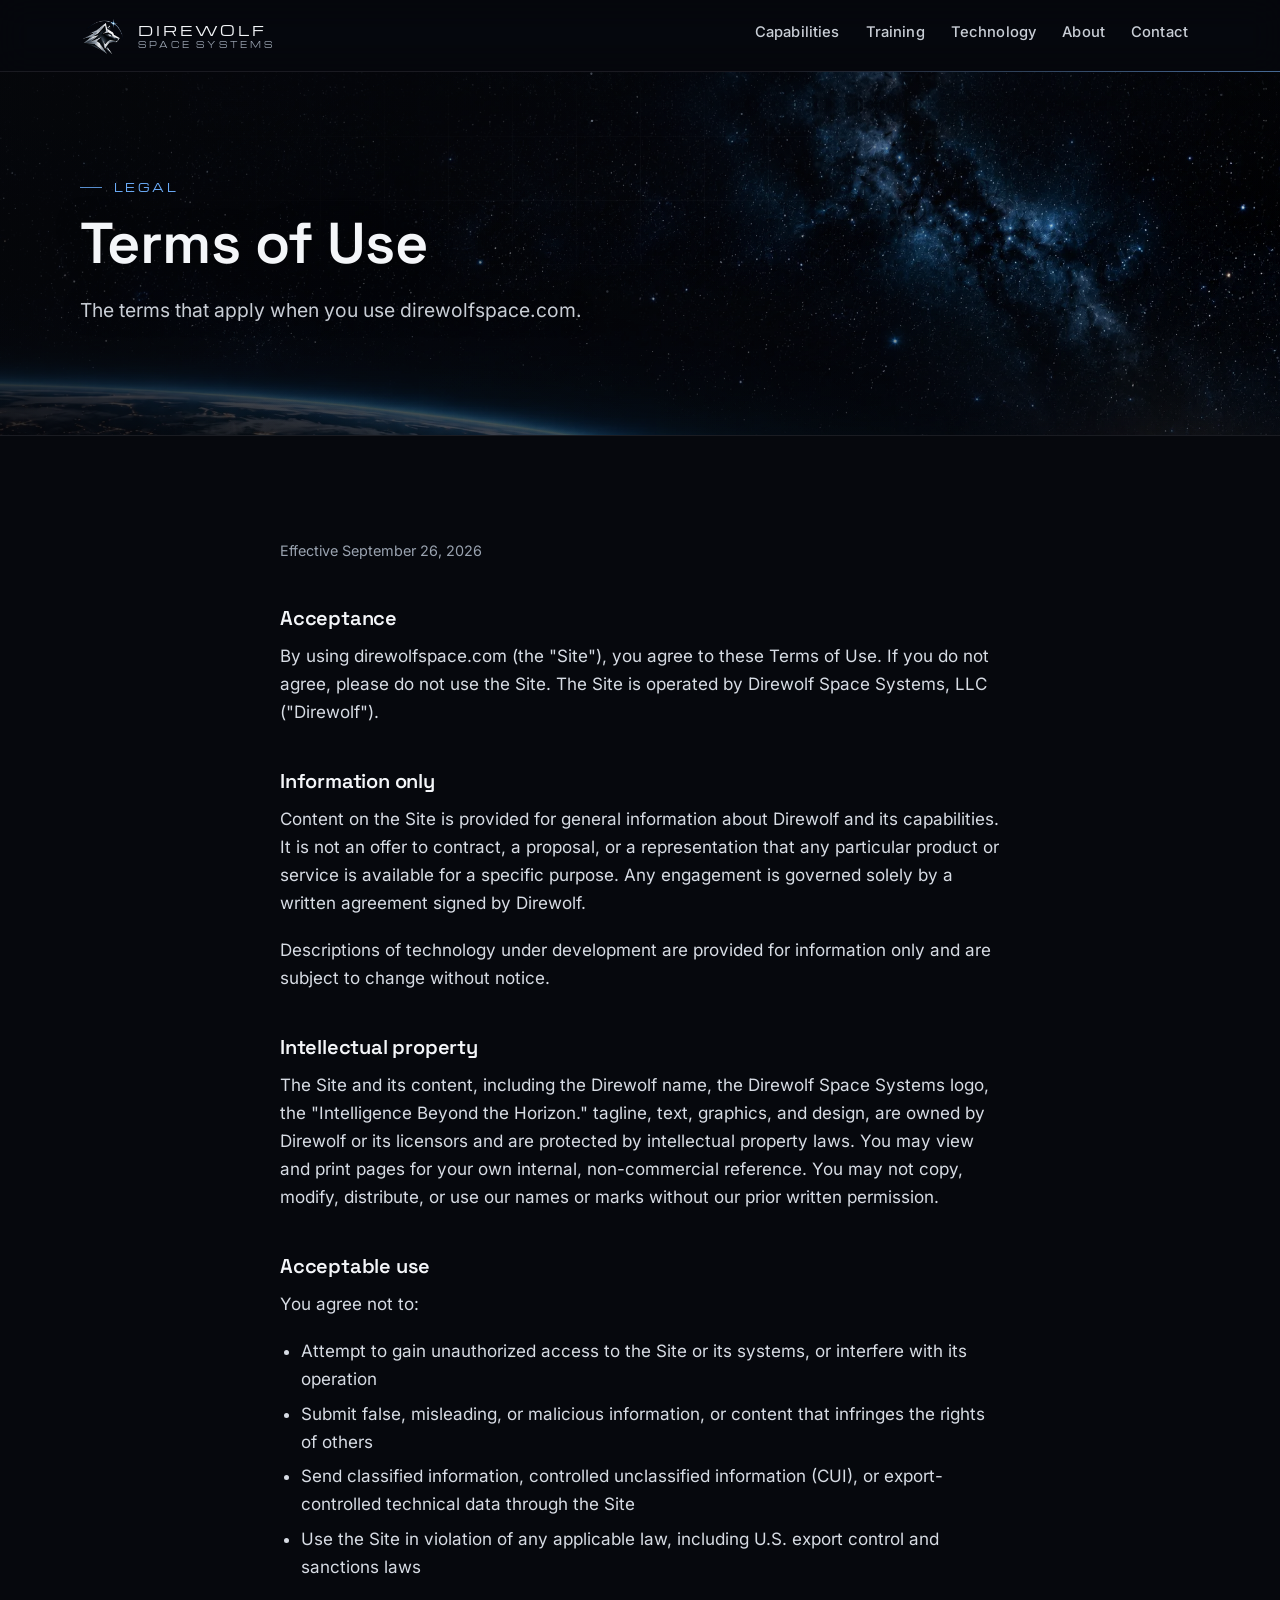
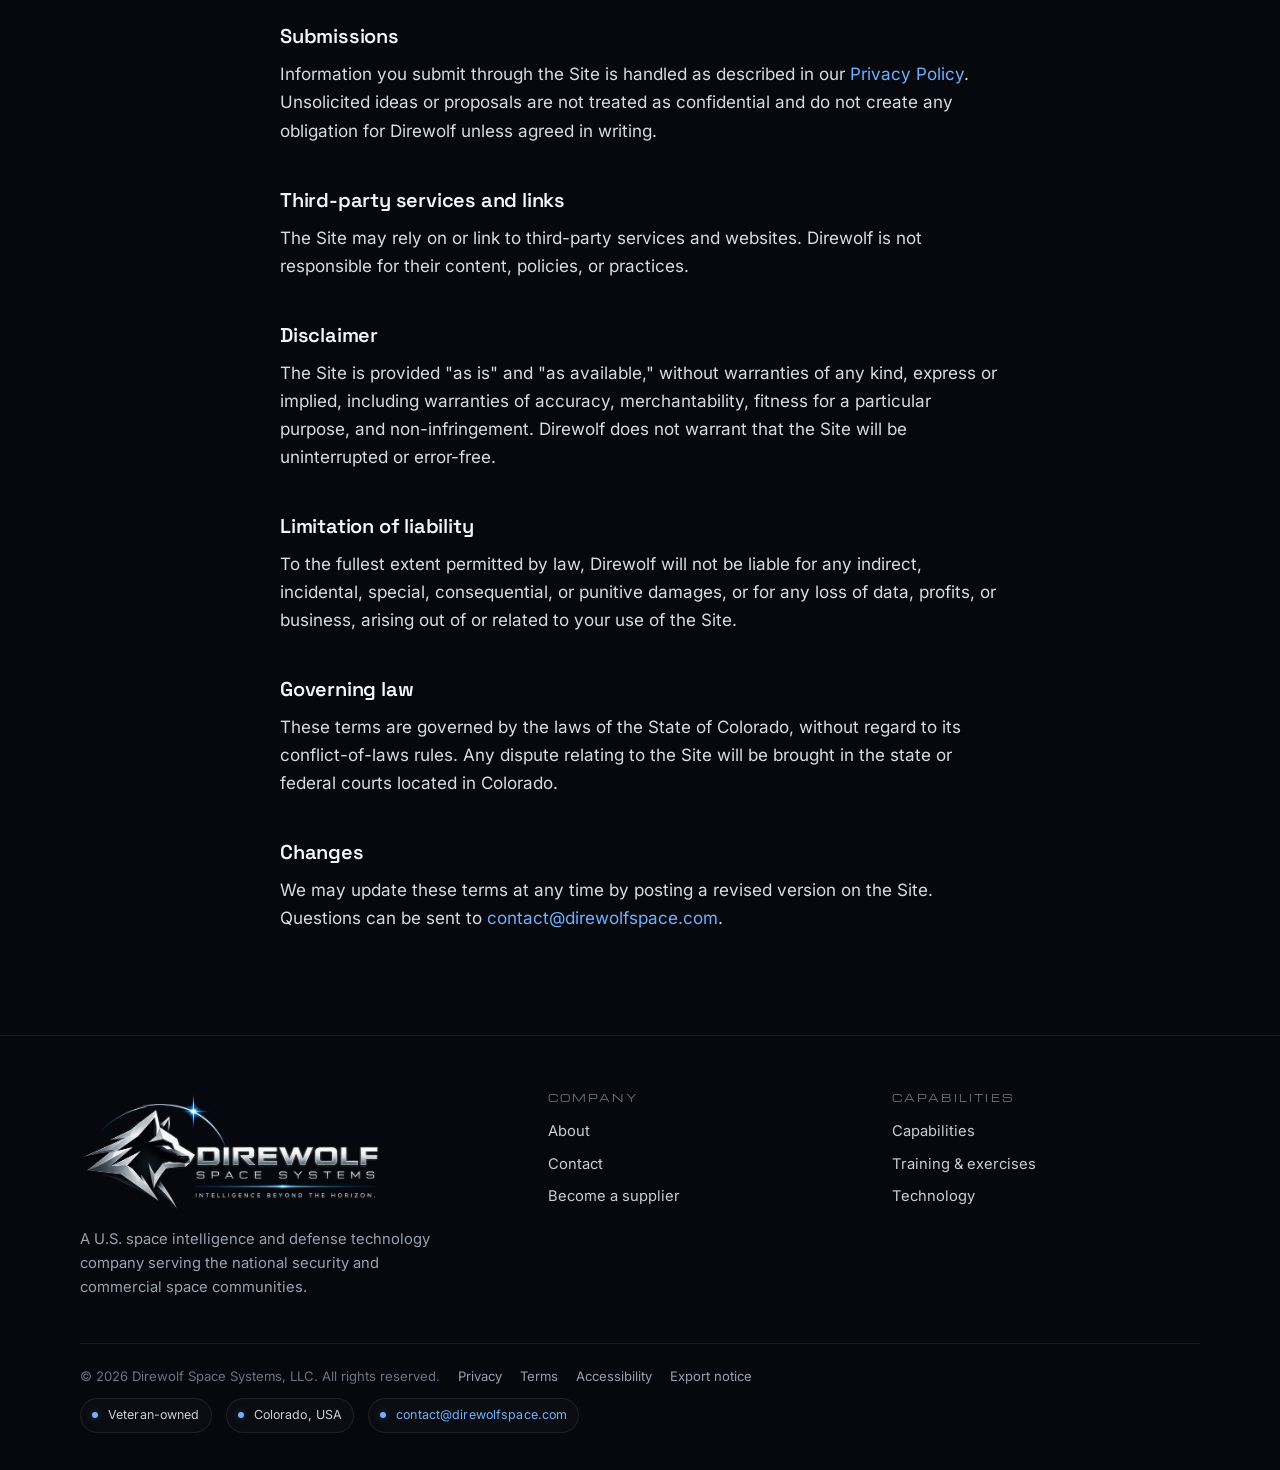
<file: terms.html>
<!DOCTYPE html>
<html lang="en">
<head>
  <meta charset="utf-8">
  <meta name="viewport" content="width=device-width, initial-scale=1">
  <title>Terms of Use | Direwolf Space Systems</title>
  <meta name="description" content="Terms governing use of the Direwolf Space Systems website.">
  <link rel="canonical" href="https://direwolfspace.com/terms.html">
  <meta name="theme-color" content="#06080d">
  <meta name="robots" content="index,follow">

  <!-- Open Graph / Twitter -->
  <meta property="og:type" content="website">
  <meta property="og:site_name" content="Direwolf Space Systems">
  <meta property="og:title" content="Terms of Use | Direwolf Space Systems">
  <meta property="og:description" content="Terms governing use of the Direwolf Space Systems website.">
  <meta property="og:url" content="https://direwolfspace.com/terms.html">
  <meta property="og:image" content="https://direwolfspace.com/assets/img/og-image.jpg">
  <meta property="og:image:width" content="1200">
  <meta property="og:image:height" content="630">
  <meta property="og:image:alt" content="Direwolf Space Systems. Intelligence Beyond the Horizon.">
  <meta name="twitter:card" content="summary_large_image">
  <meta name="twitter:title" content="Terms of Use | Direwolf Space Systems">
  <meta name="twitter:description" content="Terms governing use of the Direwolf Space Systems website.">
  <meta name="twitter:image" content="https://direwolfspace.com/assets/img/og-image.jpg">

  <!-- Icons -->
  <link rel="icon" href="assets/img/favicon.ico" sizes="any">
  <link rel="icon" type="image/png" sizes="32x32" href="assets/img/favicon-32.png">
  <link rel="icon" type="image/png" sizes="16x16" href="assets/img/favicon-16.png">
  <link rel="apple-touch-icon" href="assets/img/apple-touch-icon.png">

  <!-- Fonts (self-hosted, see assets/fonts) -->
  <link rel="preload" href="assets/fonts/michroma-latin.woff2" as="font" type="font/woff2" crossorigin>
  <link rel="preload" href="assets/fonts/space-grotesk-latin.woff2" as="font" type="font/woff2" crossorigin>
  <link rel="preload" href="assets/fonts/inter-latin.woff2" as="font" type="font/woff2" crossorigin>

  <link rel="stylesheet" href="assets/css/style.css">
</head>
<body class="page page--terms">
  <a class="skip-link" href="#main">Skip to content</a>

  <header class="site-header">
    <div class="container">
      <a class="brand" href="index.html" aria-label="Direwolf Space Systems home">
        <img class="brand__logo" src="assets/img/mark-160.png" width="44" height="44" alt="">
        <span class="brand__text">
          <span class="brand__name">DIREWOLF</span>
          <span class="brand__sub">SPACE SYSTEMS</span>
        </span>
      </a>
      <button class="nav-toggle" type="button" aria-controls="site-nav" aria-expanded="false" aria-label="Toggle navigation">
        <svg class="icon-open" viewBox="0 0 24 24" fill="none" stroke="currentColor" stroke-width="1.8" stroke-linecap="round" aria-hidden="true"><path d="M4 7h16M4 12h16M4 17h16"/></svg>
        <svg class="icon-close" viewBox="0 0 24 24" fill="none" stroke="currentColor" stroke-width="1.8" stroke-linecap="round" aria-hidden="true"><path d="M6 6l12 12M18 6L6 18"/></svg>
      </button>
      <nav class="nav" id="site-nav" aria-label="Primary">
        <ul class="nav__list">
          <li><a class="nav__link" href="capabilities.html">Capabilities</a></li>
          <li><a class="nav__link" href="training.html">Training</a></li>
          <li><a class="nav__link" href="technology.html">Technology</a></li>
          <li><a class="nav__link" href="about.html">About</a></li>
          <li><a class="nav__link" href="contact.html">Contact</a></li>
        </ul>
      </nav>
    </div>
  </header>

  <main id="main">

    <section class="hero hero--page">
      <div class="hero__bg" aria-hidden="true">
        <picture>
          <source srcset="assets/img/hero-space-portrait.webp" media="(max-width: 700px)" type="image/webp">
          <img class="hero__space" src="assets/img/hero-space.webp" width="2400" height="1350" alt="" decoding="async" fetchpriority="high">
        </picture>
        <div class="hero__shade"></div>
        <div class="hero__grid"></div>
        <canvas class="hero__stars"></canvas>
        <svg class="hero__orbit" viewBox="0 0 100 60" preserveAspectRatio="xMidYMid slice" focusable="false">
          <path id="orbit-track" class="orbit-path" d="M -6 44 C 18 6, 78 4, 106 26"/>
          <circle class="orbit-sat-halo" r="0.9"><animateMotion dur="46s" repeatCount="indefinite"><mpath href="#orbit-track"/></animateMotion></circle>
          <circle class="orbit-sat" r="0.32"><animateMotion dur="46s" repeatCount="indefinite"><mpath href="#orbit-track"/></animateMotion></circle>
        </svg>
      </div>
      <div class="container">
        <div class="hero__inner">
          <p class="eyebrow">Legal</p>
          <h1>Terms of Use</h1>
          <p class="lede">The terms that apply when you use direwolfspace.com.</p>
        </div>
      </div>
    </section>

    <section class="section">
      <div class="container legal">
        <p class="legal__meta">Effective September 26, 2026</p>
        <h2>Acceptance</h2>
        <p>By using direwolfspace.com (the "Site"), you agree to these Terms of Use. If you do not agree, please do not use the Site. The Site is operated by Direwolf Space Systems, LLC ("Direwolf").</p>
        <h2>Information only</h2>
        <p>Content on the Site is provided for general information about Direwolf and its capabilities. It is not an offer to contract, a proposal, or a representation that any particular product or service is available for a specific purpose. Any engagement is governed solely by a written agreement signed by Direwolf.</p>
        <p>Descriptions of technology under development are provided for information only and are subject to change without notice.</p>
        <h2>Intellectual property</h2>
        <p>The Site and its content, including the Direwolf name, the Direwolf Space Systems logo, the "Intelligence Beyond the Horizon." tagline, text, graphics, and design, are owned by Direwolf or its licensors and are protected by intellectual property laws. You may view and print pages for your own internal, non-commercial reference. You may not copy, modify, distribute, or use our names or marks without our prior written permission.</p>
        <h2>Acceptable use</h2>
        <p>You agree not to:</p>
        <ul>
          <li>Attempt to gain unauthorized access to the Site or its systems, or interfere with its operation</li>
          <li>Submit false, misleading, or malicious information, or content that infringes the rights of others</li>
          <li>Send classified information, controlled unclassified information (CUI), or export-controlled technical data through the Site</li>
          <li>Use the Site in violation of any applicable law, including U.S. export control and sanctions laws</li>
        </ul>
        <h2>Submissions</h2>
        <p>Information you submit through the Site is handled as described in our <a href="privacy.html">Privacy Policy</a>. Unsolicited ideas or proposals are not treated as confidential and do not create any obligation for Direwolf unless agreed in writing.</p>
        <h2>Third-party services and links</h2>
        <p>The Site may rely on or link to third-party services and websites. Direwolf is not responsible for their content, policies, or practices.</p>
        <h2>Disclaimer</h2>
        <p>The Site is provided "as is" and "as available," without warranties of any kind, express or implied, including warranties of accuracy, merchantability, fitness for a particular purpose, and non-infringement. Direwolf does not warrant that the Site will be uninterrupted or error-free.</p>
        <h2>Limitation of liability</h2>
        <p>To the fullest extent permitted by law, Direwolf will not be liable for any indirect, incidental, special, consequential, or punitive damages, or for any loss of data, profits, or business, arising out of or related to your use of the Site.</p>
        <h2>Governing law</h2>
        <p>These terms are governed by the laws of the State of Colorado, without regard to its conflict-of-laws rules. Any dispute relating to the Site will be brought in the state or federal courts located in Colorado.</p>
        <h2>Changes</h2>
        <p>We may update these terms at any time by posting a revised version on the Site. Questions can be sent to <a href="mailto:contact@direwolfspace.com">contact@direwolfspace.com</a>.</p>
      </div>
    </section>

  </main>

  <footer class="site-footer">
    <div class="container">
      <div class="footer__top">
        <div class="footer__brand">
          <picture>
            <source srcset="assets/img/logo-horizontal-sm.webp" type="image/webp">
            <img src="assets/img/logo-horizontal-sm.png" width="300" height="119" alt="Direwolf Space Systems. Intelligence Beyond the Horizon." loading="lazy">
          </picture>
          <p class="mt-2">A U.S. space intelligence and defense technology company serving the national security and commercial space communities.</p>
        </div>
        <div class="footer__col">
          <h2>Company</h2>
          <ul>
            <li><a href="about.html">About</a></li>
            <li><a href="contact.html">Contact</a></li>
            <li><a href="suppliers.html">Become a supplier</a></li>
          </ul>
        </div>
        <div class="footer__col">
          <h2>Capabilities</h2>
          <ul>
            <li><a href="capabilities.html">Capabilities</a></li>
            <li><a href="training.html">Training &amp; exercises</a></li>
            <li><a href="technology.html">Technology</a></li>
          </ul>
        </div>
      </div>
      <div class="footer__bottom">
        <div class="footer__legal">
          <span>&copy; <span data-year>2026</span> Direwolf Space Systems, LLC. All rights reserved.</span>
          <a href="privacy.html">Privacy</a>
          <a href="terms.html">Terms</a>
          <a href="accessibility.html">Accessibility</a>
          <a href="export.html">Export notice</a>
        </div>
        <ul class="facts">
          <li>Veteran-owned</li>
          <li>Colorado, USA</li>
          <li><a href="mailto:contact@direwolfspace.com">contact@direwolfspace.com</a></li>
        </ul>
      </div>
    </div>
  </footer>

  <script src="assets/js/main.js" defer></script>
</body>
</html>
</file>
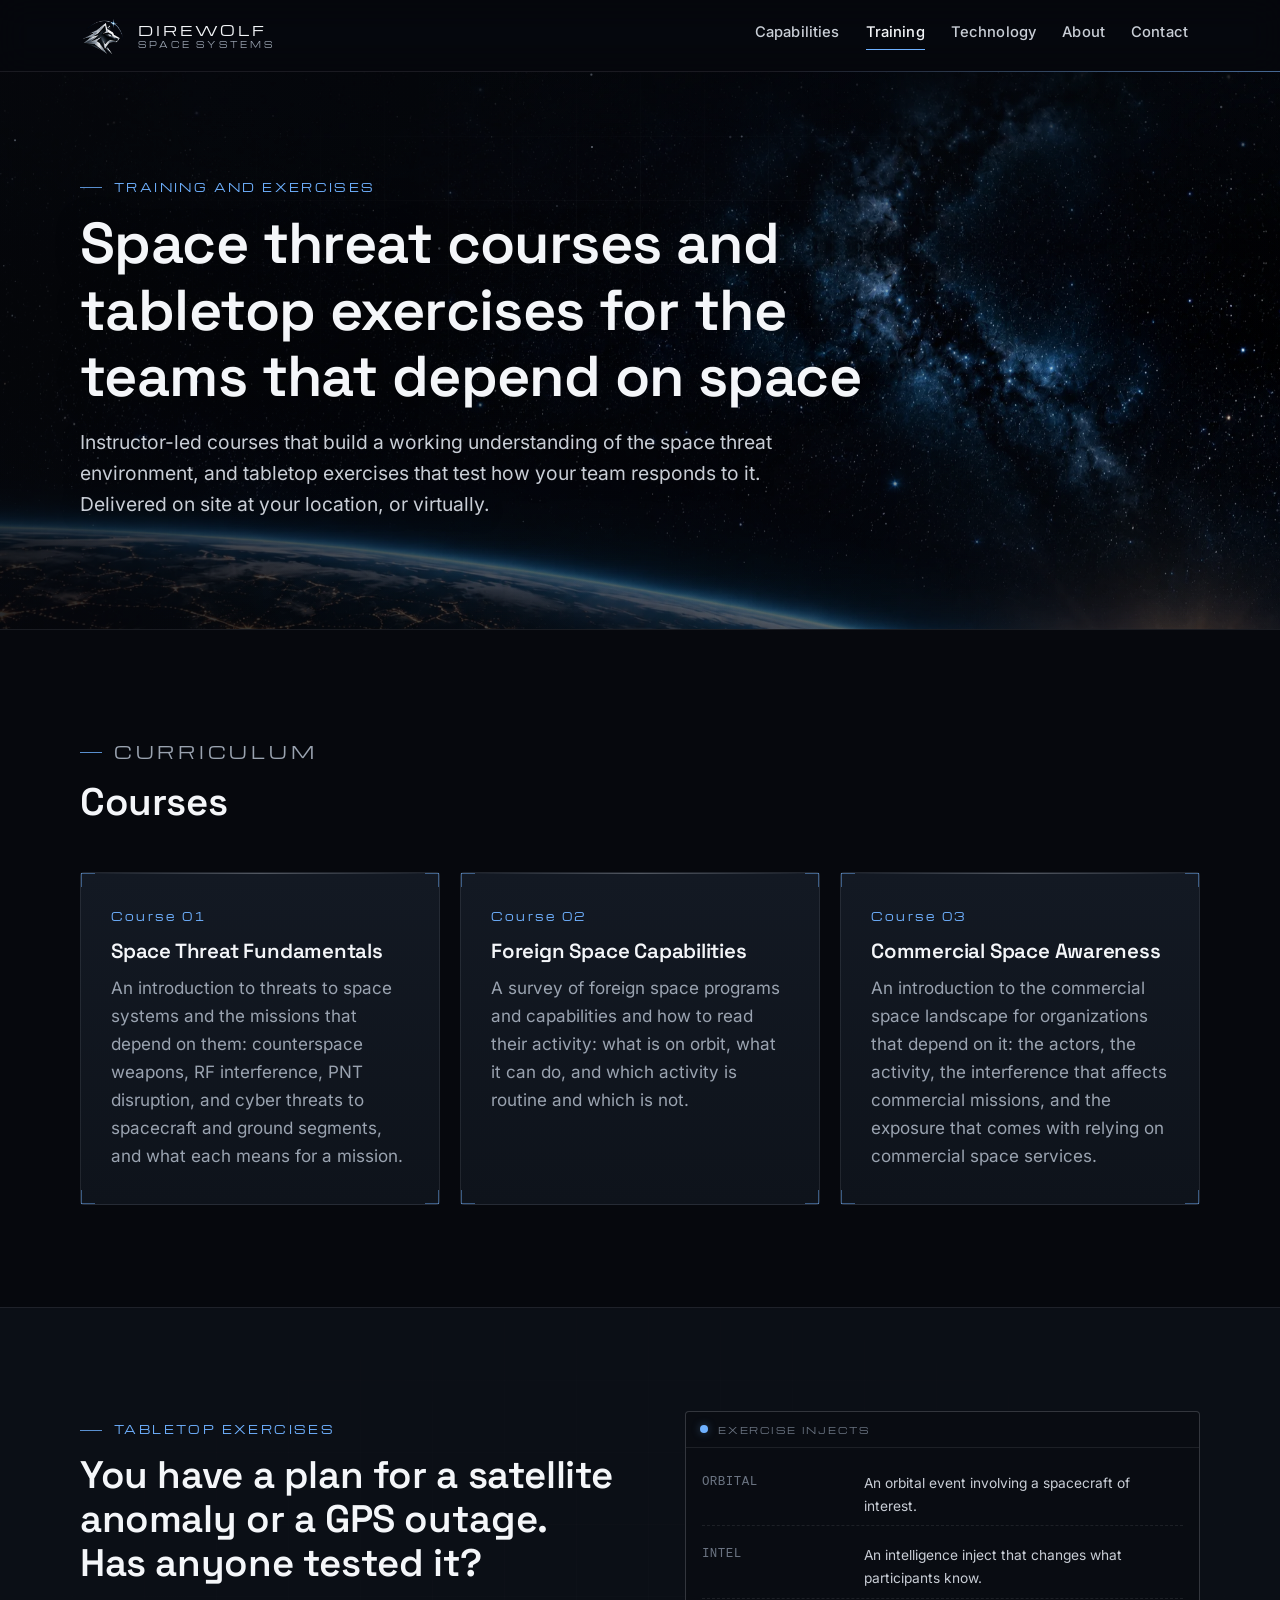
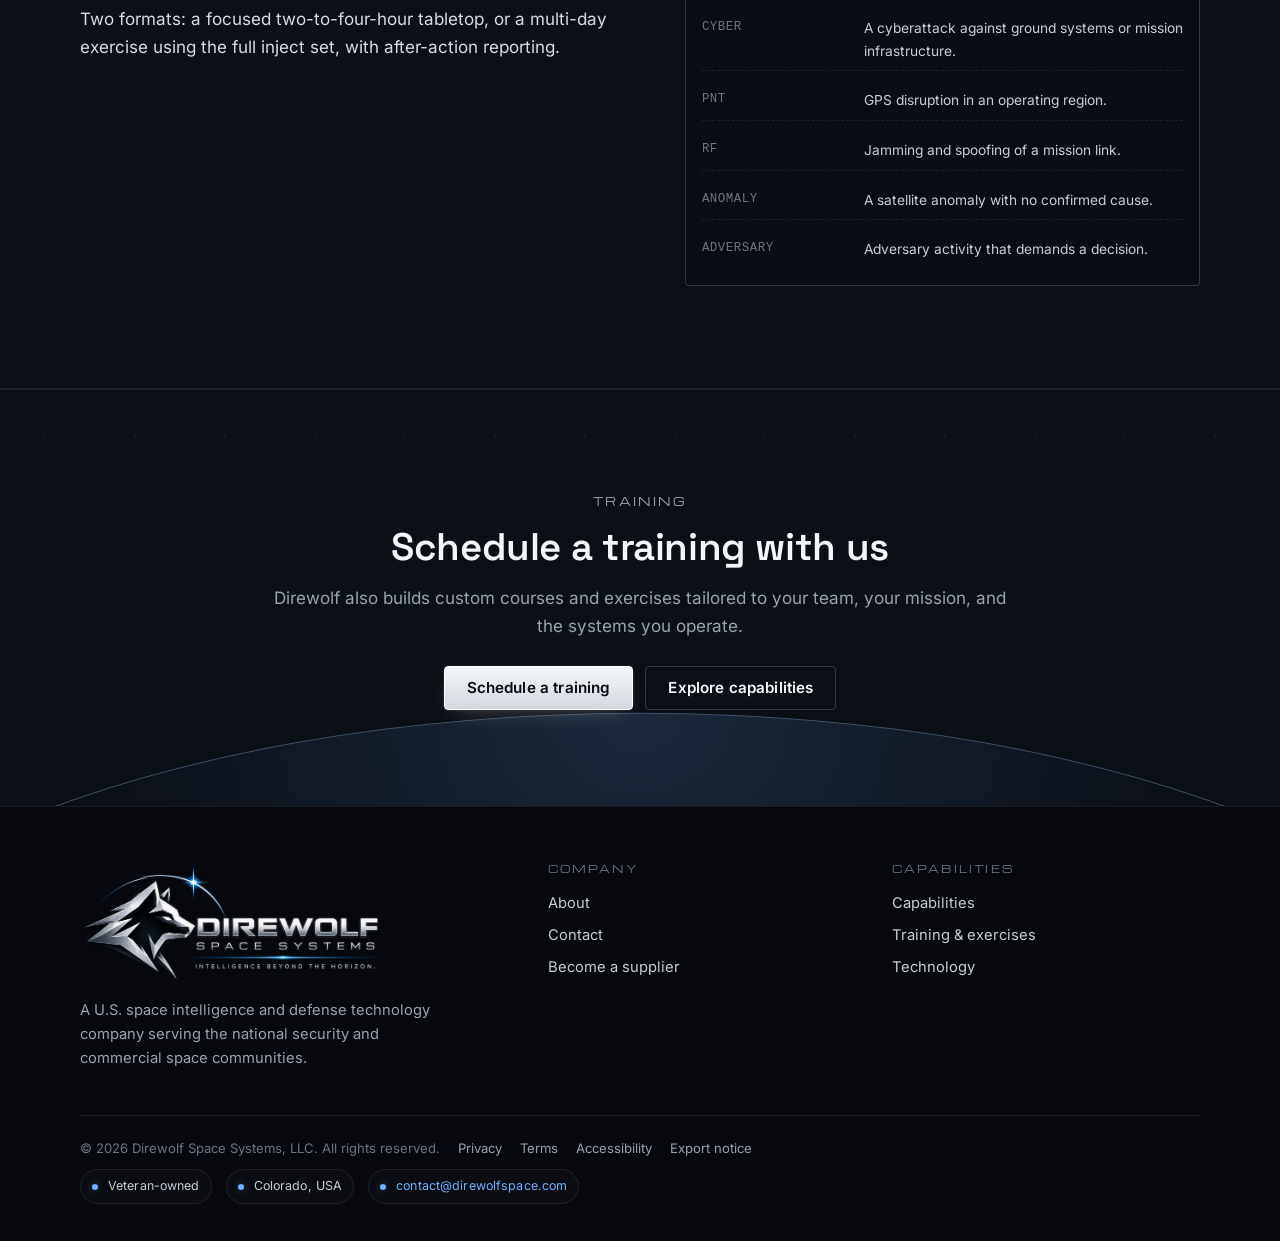
<file: training.html>
<!DOCTYPE html>
<html lang="en">
<head>
  <meta charset="utf-8">
  <meta name="viewport" content="width=device-width, initial-scale=1">
  <title>Training and Exercises | Direwolf Space Systems</title>
  <meta name="description" content="Courses in Space Threat Fundamentals, Foreign Space Capabilities, and Commercial Space Awareness, and tabletop exercises on space and cyber incidents.">
  <link rel="canonical" href="https://direwolfspace.com/training.html">
  <meta name="theme-color" content="#06080d">
  <meta name="robots" content="index,follow">

  <!-- Open Graph / Twitter -->
  <meta property="og:type" content="website">
  <meta property="og:site_name" content="Direwolf Space Systems">
  <meta property="og:title" content="Training and Exercises | Direwolf Space Systems">
  <meta property="og:description" content="Courses in Space Threat Fundamentals, Foreign Space Capabilities, and Commercial Space Awareness, and tabletop exercises on space and cyber incidents.">
  <meta property="og:url" content="https://direwolfspace.com/training.html">
  <meta property="og:image" content="https://direwolfspace.com/assets/img/og-image.jpg">
  <meta property="og:image:width" content="1200">
  <meta property="og:image:height" content="630">
  <meta property="og:image:alt" content="Direwolf Space Systems. Intelligence Beyond the Horizon.">
  <meta name="twitter:card" content="summary_large_image">
  <meta name="twitter:title" content="Training and Exercises | Direwolf Space Systems">
  <meta name="twitter:description" content="Courses in Space Threat Fundamentals, Foreign Space Capabilities, and Commercial Space Awareness, and tabletop exercises on space and cyber incidents.">
  <meta name="twitter:image" content="https://direwolfspace.com/assets/img/og-image.jpg">

  <!-- Icons -->
  <link rel="icon" href="assets/img/favicon.ico" sizes="any">
  <link rel="icon" type="image/png" sizes="32x32" href="assets/img/favicon-32.png">
  <link rel="icon" type="image/png" sizes="16x16" href="assets/img/favicon-16.png">
  <link rel="apple-touch-icon" href="assets/img/apple-touch-icon.png">

  <!-- Fonts (self-hosted, see assets/fonts) -->
  <link rel="preload" href="assets/fonts/michroma-latin.woff2" as="font" type="font/woff2" crossorigin>
  <link rel="preload" href="assets/fonts/space-grotesk-latin.woff2" as="font" type="font/woff2" crossorigin>
  <link rel="preload" href="assets/fonts/inter-latin.woff2" as="font" type="font/woff2" crossorigin>

  <link rel="stylesheet" href="assets/css/style.css">
</head>
<body class="page page--training">
  <a class="skip-link" href="#main">Skip to content</a>

  <header class="site-header">
    <div class="container">
      <a class="brand" href="index.html" aria-label="Direwolf Space Systems home">
        <img class="brand__logo" src="assets/img/mark-160.png" width="44" height="44" alt="">
        <span class="brand__text">
          <span class="brand__name">DIREWOLF</span>
          <span class="brand__sub">SPACE SYSTEMS</span>
        </span>
      </a>
      <button class="nav-toggle" type="button" aria-controls="site-nav" aria-expanded="false" aria-label="Toggle navigation">
        <svg class="icon-open" viewBox="0 0 24 24" fill="none" stroke="currentColor" stroke-width="1.8" stroke-linecap="round" aria-hidden="true"><path d="M4 7h16M4 12h16M4 17h16"/></svg>
        <svg class="icon-close" viewBox="0 0 24 24" fill="none" stroke="currentColor" stroke-width="1.8" stroke-linecap="round" aria-hidden="true"><path d="M6 6l12 12M18 6L6 18"/></svg>
      </button>
      <nav class="nav" id="site-nav" aria-label="Primary">
        <ul class="nav__list">
          <li><a class="nav__link" href="capabilities.html">Capabilities</a></li>
          <li><a class="nav__link" href="training.html">Training</a></li>
          <li><a class="nav__link" href="technology.html">Technology</a></li>
          <li><a class="nav__link" href="about.html">About</a></li>
          <li><a class="nav__link" href="contact.html">Contact</a></li>
        </ul>
      </nav>
    </div>
  </header>

  <main id="main">

    <!-- ============ PAGE HERO ============ -->
    <section class="hero hero--page">
      <div class="hero__bg" aria-hidden="true">
        <picture>
          <source srcset="assets/img/hero-space-portrait.webp" media="(max-width: 700px)" type="image/webp">
          <img class="hero__space" src="assets/img/hero-space.webp" width="2400" height="1350" alt="" decoding="async" fetchpriority="high">
        </picture>
        <div class="hero__shade"></div>
        <div class="hero__grid"></div>
        <canvas class="hero__stars"></canvas>
        <svg class="hero__orbit" viewBox="0 0 100 60" preserveAspectRatio="xMidYMid slice" focusable="false">
          <path id="orbit-track" class="orbit-path" d="M -6 44 C 18 6, 78 4, 106 26"/>
          <circle class="orbit-sat-halo" r="0.9"><animateMotion dur="46s" repeatCount="indefinite"><mpath href="#orbit-track"/></animateMotion></circle>
          <circle class="orbit-sat" r="0.32"><animateMotion dur="46s" repeatCount="indefinite"><mpath href="#orbit-track"/></animateMotion></circle>
        </svg>
      </div>
      <div class="container">
        <div class="hero__inner">
          <p class="eyebrow">Training and Exercises</p>
          <h1>Space threat courses and tabletop exercises for the teams that depend on space</h1>
          <p class="lede">Instructor-led courses that build a working understanding of the space threat environment, and tabletop exercises that test how your team responds to it. Delivered on site at your location, or virtually.</p>
        </div>
      </div>
    </section>

    <!-- ============ COURSES ============ -->
    <section class="section" id="courses">
      <div class="container">
        <div class="section-head">
          <p class="eyebrow">Curriculum</p>
          <h2>Courses</h2>
        </div>
        <div class="grid grid-3">
          <div class="card card--feature reveal">
            <span class="card__num">Course 01</span>
            <h3>Space Threat Fundamentals</h3>
            <p>An introduction to threats to space systems and the missions that depend on them: counterspace weapons, RF interference, PNT disruption, and cyber threats to spacecraft and ground segments, and what each means for a mission.</p>
          </div>
          <div class="card card--feature reveal" data-delay="1">
            <span class="card__num">Course 02</span>
            <h3>Foreign Space Capabilities</h3>
            <p>A survey of foreign space programs and capabilities and how to read their activity: what is on orbit, what it can do, and which activity is routine and which is not.</p>
          </div>
          <div class="card card--feature reveal" data-delay="2">
            <span class="card__num">Course 03</span>
            <h3>Commercial Space Awareness</h3>
            <p>An introduction to the commercial space landscape for organizations that depend on it: the actors, the activity, the interference that affects commercial missions, and the exposure that comes with relying on commercial space services.</p>
          </div>
        </div>
      </div>
    </section>

    <!-- ============ TABLETOP EXERCISES ============ -->
    <section class="section section--alt" id="exercises">
      <div class="container">
        <div class="split split--top">
          <div>
            <p class="eyebrow">Tabletop exercises</p>
            <h2>You have a plan for a satellite anomaly or a GPS outage. Has anyone tested it?</h2>
            <p>Two formats: a focused two-to-four-hour tabletop, or a multi-day exercise using the full inject set, with after-action reporting.</p>
          </div>
          <div class="mock reveal" role="group" aria-label="Exercise inject types">
            <div class="mock__bar">Exercise injects</div>
            <div class="mock__body">
              <div class="mock__row"><span class="mock__key">ORBITAL</span><span class="mock__val">An orbital event involving a spacecraft of interest.</span></div>
              <div class="mock__row"><span class="mock__key">INTEL</span><span class="mock__val">An intelligence inject that changes what participants know.</span></div>
              <div class="mock__row"><span class="mock__key">CYBER</span><span class="mock__val">A cyberattack against ground systems or mission infrastructure.</span></div>
              <div class="mock__row"><span class="mock__key">PNT</span><span class="mock__val">GPS disruption in an operating region.</span></div>
              <div class="mock__row"><span class="mock__key">RF</span><span class="mock__val">Jamming and spoofing of a mission link.</span></div>
              <div class="mock__row"><span class="mock__key">ANOMALY</span><span class="mock__val">A satellite anomaly with no confirmed cause.</span></div>
              <div class="mock__row"><span class="mock__key">ADVERSARY</span><span class="mock__val">Adversary activity that demands a decision.</span></div>
            </div>
          </div>
        </div>
      </div>
    </section>

    <!-- ============ CTA BAND ============ -->
    <section class="cta-band">
      <div class="container">
        <p class="eyebrow eyebrow--plain">Training</p>
        <h2>Schedule a training with us</h2>
        <p>Direwolf also builds custom courses and exercises tailored to your team, your mission, and the systems you operate.</p>
        <div class="btn-row">
          <a class="btn btn--primary" href="contact.html">Schedule a training</a>
          <a class="btn btn--ghost" href="capabilities.html">Explore capabilities</a>
        </div>
      </div>
    </section>

  </main>

  <footer class="site-footer">
    <div class="container">
      <div class="footer__top">
        <div class="footer__brand">
          <picture>
            <source srcset="assets/img/logo-horizontal-sm.webp" type="image/webp">
            <img src="assets/img/logo-horizontal-sm.png" width="300" height="119" alt="Direwolf Space Systems. Intelligence Beyond the Horizon." loading="lazy">
          </picture>
          <p class="mt-2">A U.S. space intelligence and defense technology company serving the national security and commercial space communities.</p>
        </div>
        <div class="footer__col">
          <h2>Company</h2>
          <ul>
            <li><a href="about.html">About</a></li>
            <li><a href="contact.html">Contact</a></li>
            <li><a href="suppliers.html">Become a supplier</a></li>
          </ul>
        </div>
        <div class="footer__col">
          <h2>Capabilities</h2>
          <ul>
            <li><a href="capabilities.html">Capabilities</a></li>
            <li><a href="training.html">Training &amp; exercises</a></li>
            <li><a href="technology.html">Technology</a></li>
          </ul>
        </div>
      </div>
      <div class="footer__bottom">
        <div class="footer__legal">
          <span>&copy; <span data-year>2026</span> Direwolf Space Systems, LLC. All rights reserved.</span>
          <a href="privacy.html">Privacy</a>
          <a href="terms.html">Terms</a>
          <a href="accessibility.html">Accessibility</a>
          <a href="export.html">Export notice</a>
        </div>
        <ul class="facts">
          <li>Veteran-owned</li>
          <li>Colorado, USA</li>
          <li><a href="mailto:contact@direwolfspace.com">contact@direwolfspace.com</a></li>
        </ul>
      </div>
    </div>
  </footer>

  <script src="assets/js/main.js" defer></script>
</body>
</html>
</file>
<file: assets/css/style.css>
/* ==========================================================================
   Direwolf Space Systems — site stylesheet
   Palette: black / graphite / very dark navy, metallic silver, white,
   restrained cool-blue highlights.
   ========================================================================== */

/* --------------------------------------------------------------------------
   Self-hosted fonts (Google Fonts latin subsets, SIL Open Font License)
   Inter and Space Grotesk are variable fonts: one file covers every weight.
   -------------------------------------------------------------------------- */
@font-face {
  font-family: "Inter";
  font-style: normal;
  font-weight: 400 600;
  font-display: swap;
  src: url("../fonts/inter-latin.woff2") format("woff2");
}
@font-face {
  font-family: "Space Grotesk";
  font-style: normal;
  font-weight: 500 700;
  font-display: swap;
  src: url("../fonts/space-grotesk-latin.woff2") format("woff2");
}
@font-face {
  font-family: "Michroma";
  font-style: normal;
  font-weight: 400;
  font-display: swap;
  src: url("../fonts/michroma-latin.woff2") format("woff2");
}

:root {
  /* Surfaces */
  --bg: #06080d;
  --bg-2: #0b0f16;
  --bg-3: #10151e;
  --panel: #0e131b;
  --panel-2: #131923;
  --line: rgba(201, 206, 214, 0.10);
  --line-strong: rgba(201, 206, 214, 0.22);

  /* Silver & text */
  --white: #f4f6f9;
  --silver: #c9ced6;
  --silver-2: #98a1ae;
  --silver-3: #6b7482;
  --text: #d7dce4;
  --text-muted: #9aa3b0;

  /* Cool-blue highlight (restrained) */
  --blue: #6fb1ff;
  --blue-2: #3f86e0;
  --blue-dim: rgba(111, 177, 255, 0.14);
  --blue-glow: rgba(111, 177, 255, 0.35);
  --bracket: rgba(111, 177, 255, 0.45);

  /* Type */
  --font-display: "Michroma", "Orbitron", "Segoe UI", sans-serif;
  --font-head: "Space Grotesk", "Inter", system-ui, sans-serif;
  --font-body: "Inter", system-ui, -apple-system, "Segoe UI", Roboto, sans-serif;
  --font-mono: ui-monospace, SFMono-Regular, Menlo, Consolas, monospace;

  /* Layout */
  --container: 1160px;
  --gutter: 20px;
  --radius: 4px;
  --radius-lg: 4px;
  --header-h: 72px;

  color-scheme: dark;
}

/* --------------------------------------------------------------------------
   Reset / base
   -------------------------------------------------------------------------- */
*, *::before, *::after { box-sizing: border-box; }
html { scroll-behavior: smooth; -webkit-text-size-adjust: 100%; }
@media (prefers-reduced-motion: reduce) {
  html { scroll-behavior: auto; }
  *, *::before, *::after { animation: none !important; transition: none !important; }
}
body {
  margin: 0;
  background: var(--bg);
  color: var(--text);
  font-family: var(--font-body);
  font-size: 17px;
  line-height: 1.65;
  -webkit-font-smoothing: antialiased;
  -moz-osx-font-smoothing: grayscale;
  overflow-x: hidden;
}
img, svg { display: block; max-width: 100%; }
a { color: var(--blue); text-decoration: none; }
a:hover { text-decoration: underline; text-underline-offset: 3px; }
:focus-visible { outline: 2px solid var(--blue); outline-offset: 3px; border-radius: 2px; }
h1, h2, h3, h4 {
  font-family: var(--font-head);
  color: var(--white);
  line-height: 1.15;
  letter-spacing: -0.01em;
  margin: 0 0 0.5em;
  font-weight: 600;
  text-wrap: balance;
}
h1 { font-size: clamp(2.1rem, 4.6vw, 3.6rem); }
h2 { font-size: clamp(1.7rem, 3vw, 2.4rem); }
h3 { font-size: clamp(1.15rem, 1.6vw, 1.35rem); }
h4 { font-size: 1.05rem; }
p { margin: 0 0 1.1em; }
p:last-child { margin-bottom: 0; }
ul, ol { padding-left: 1.25em; margin: 0 0 1.1em; }
li { margin-bottom: 0.4em; }
strong { color: var(--white); font-weight: 600; }
hr { border: 0; border-top: 1px solid var(--line); margin: 2rem 0; }
code { font-family: var(--font-mono); font-size: 0.92em; color: var(--silver); }
.visually-hidden {
  position: absolute !important; width: 1px; height: 1px; padding: 0; margin: -1px;
  overflow: hidden; clip: rect(0 0 0 0); white-space: nowrap; border: 0;
}

/* Cross-document page transitions (progressive; ignored by older browsers) */
@view-transition { navigation: auto; }
::view-transition-old(root) { animation: 160ms ease-out both vt-out; }
::view-transition-new(root) { animation: 260ms ease-out both vt-in; }
@keyframes vt-out { to { opacity: 0; } }
@keyframes vt-in { from { opacity: 0; transform: translateY(6px); } }

/* --------------------------------------------------------------------------
   Layout helpers
   -------------------------------------------------------------------------- */
.container { width: 100%; max-width: var(--container); margin: 0 auto; padding: 0 var(--gutter); }
.container--narrow { max-width: 820px; }
.section { padding: clamp(56px, 8vw, 104px) 0; position: relative; }
.section--tight { padding: clamp(40px, 5vw, 64px) 0; }
.section--alt { background: var(--bg-2); border-top: 1px solid var(--line); border-bottom: 1px solid var(--line); }
.section--alt::before {
  content: ""; position: absolute; inset: 0; pointer-events: none; opacity: 0.35;
  background-image:
    linear-gradient(rgba(201,206,214,0.035) 1px, transparent 1px),
    linear-gradient(90deg, rgba(201,206,214,0.035) 1px, transparent 1px);
  background-size: 72px 72px;
  mask-image: radial-gradient(ellipse 80% 90% at 50% 50%, #000 10%, transparent 80%);
  -webkit-mask-image: radial-gradient(ellipse 80% 90% at 50% 50%, #000 10%, transparent 80%);
}
.section--alt > .container { position: relative; }
.section-head { max-width: 760px; margin-bottom: clamp(28px, 4vw, 48px); }
.section-head p { color: var(--text-muted); font-size: 1.06rem; }
.section-head--center { margin-left: auto; margin-right: auto; text-align: center; }
.grid { display: grid; gap: 20px; }
.grid-2 { grid-template-columns: repeat(2, minmax(0, 1fr)); }
.grid-3 { grid-template-columns: repeat(3, minmax(0, 1fr)); }
.grid-4 { grid-template-columns: repeat(4, minmax(0, 1fr)); }
.split { display: grid; grid-template-columns: minmax(0, 1.05fr) minmax(0, 1fr); gap: clamp(28px, 5vw, 72px); align-items: center; }
.split--top { align-items: start; }
@media (max-width: 960px) {
  .grid-4 { grid-template-columns: repeat(2, minmax(0, 1fr)); }
  .grid-3 { grid-template-columns: repeat(2, minmax(0, 1fr)); }
  .split { grid-template-columns: 1fr; }
}
@media (max-width: 620px) {
  .grid-2, .grid-3, .grid-4 { grid-template-columns: 1fr; }
}
.text-muted { color: var(--text-muted); }
.lede { font-size: clamp(1.08rem, 1.5vw, 1.25rem); color: var(--silver); line-height: 1.6; }
.measure { max-width: 68ch; }

/* --------------------------------------------------------------------------
   Typographic brand elements
   -------------------------------------------------------------------------- */
.eyebrow {
  font-family: var(--font-display);
  font-size: 0.68rem;
  letter-spacing: 0.22em;
  text-transform: uppercase;
  color: var(--blue);
  display: inline-flex;
  align-items: center;
  gap: 12px;
  margin-bottom: 14px;
}
.eyebrow::before { content: ""; width: 22px; height: 1px; background: var(--blue); opacity: 0.8; }
.eyebrow--plain::before { display: none; }
.wordmark {
  font-family: var(--font-display);
  text-transform: uppercase;
  letter-spacing: 0.18em;
  color: var(--white);
  line-height: 1.2;
}
.wordmark .wm-1 { display: block; font-size: 1em; }
.wordmark .wm-2 { display: block; font-size: 0.56em; letter-spacing: 0.34em; color: var(--silver); margin-top: 0.15em; }
.tagline {
  font-family: var(--font-display);
  text-transform: uppercase;
  letter-spacing: 0.24em;
  font-size: 0.72rem;
  color: var(--silver-2);
}
.metallic {
  background: linear-gradient(180deg, #ffffff 0%, #e2e6ec 40%, #aab2be 58%, #eef1f5 100%);
  -webkit-background-clip: text;
  background-clip: text;
  color: transparent;
}
.mono { font-family: var(--font-mono); font-size: 0.82rem; letter-spacing: 0.04em; color: var(--silver-2); }

/* --------------------------------------------------------------------------
   Header
   -------------------------------------------------------------------------- */
.site-header {
  position: sticky; top: 0; z-index: 50;
  height: var(--header-h);
  background: rgba(6, 8, 13, 0.72);
  backdrop-filter: blur(16px) saturate(130%);
  -webkit-backdrop-filter: blur(16px) saturate(130%);
  border-bottom: 1px solid var(--line);
}
.site-header::after {
  content: ""; position: absolute; left: 0; right: 0; bottom: -1px; height: 1px;
  background: linear-gradient(90deg, transparent 0%, rgba(111,177,255,0.0) 30%, rgba(111,177,255,0.65) 50%, rgba(111,177,255,0.0) 70%, transparent 100%);
  background-size: 200% 100%;
  animation: hairline 9s linear infinite;
  opacity: 0.8;
}
@keyframes hairline { from { background-position: 200% 0; } to { background-position: -200% 0; } }
.site-header .container { height: 100%; display: flex; align-items: center; justify-content: space-between; gap: 24px; }
.brand { display: inline-flex; align-items: center; gap: 14px; color: var(--white); text-decoration: none !important; }
.brand__logo { width: 44px; height: 44px; flex: 0 0 auto; transition: filter 0.3s; }
.brand:hover .brand__logo { filter: drop-shadow(0 0 8px rgba(111,177,255,0.55)); }
.brand__text { display: flex; flex-direction: column; line-height: 1.05; }
.brand__name { font-family: var(--font-display); font-size: 0.9rem; letter-spacing: 0.2em; color: var(--white); }
.brand__sub { font-family: var(--font-display); font-size: 0.5rem; letter-spacing: 0.36em; color: var(--silver-2); margin-top: 4px; }
.nav { display: flex; align-items: center; gap: 4px; }
.nav__list { list-style: none; margin: 0; padding: 0; display: flex; gap: 2px; }
.nav__link {
  display: inline-block; padding: 10px 12px; color: var(--silver); position: relative;
  font-size: 0.92rem; font-weight: 500; letter-spacing: 0.01em; border-radius: var(--radius);
  text-decoration: none !important; transition: color 0.15s, background 0.15s;
}
.nav__link::after {
  content: ""; position: absolute; left: 12px; right: 12px; bottom: 4px; height: 1px; background: var(--blue);
  transform: scaleX(0); transform-origin: left; transition: transform 0.22s ease;
}
.nav__link:hover { color: var(--white); background: rgba(255,255,255,0.04); }
.nav__link:hover::after { transform: scaleX(1); }
.nav__link[aria-current="page"] { color: var(--white); }
.nav__link[aria-current="page"]::after { transform: scaleX(1); }
.nav-toggle {
  display: none; background: none; border: 1px solid var(--line-strong); color: var(--white);
  width: 44px; height: 44px; border-radius: var(--radius); cursor: pointer; padding: 0; align-items: center; justify-content: center;
}
.nav-toggle svg { width: 22px; height: 22px; }
.nav-toggle .icon-close { display: none; }
.nav-toggle[aria-expanded="true"] .icon-open { display: none; }
.nav-toggle[aria-expanded="true"] .icon-close { display: block; }
@media (max-width: 1020px) {
  .nav-toggle { display: inline-flex; }
  .nav {
    position: fixed; inset: var(--header-h) 0 auto 0; flex-direction: column; align-items: stretch;
    background: rgba(6, 8, 13, 0.97); border-bottom: 1px solid var(--line); padding: 12px var(--gutter) 24px;
    transform: translateY(-8px); opacity: 0; pointer-events: none; transition: opacity 0.18s, transform 0.18s;
    max-height: calc(100vh - var(--header-h)); overflow-y: auto;
  }
  .nav.is-open { transform: none; opacity: 1; pointer-events: auto; }
  .nav__list { flex-direction: column; gap: 0; }
  .nav__link { display: block; padding: 14px 8px; font-size: 1.05rem; border-bottom: 1px solid var(--line); border-radius: 0; }
  .nav__link::after { left: 8px; right: auto; width: 28px; bottom: 10px; }
}
@media (max-width: 420px) {
  .brand__text { display: none; }
}

/* --------------------------------------------------------------------------
   Buttons
   -------------------------------------------------------------------------- */
.btn {
  display: inline-flex; align-items: center; justify-content: center; gap: 10px; position: relative; overflow: hidden;
  padding: 12px 22px; border-radius: var(--radius); font-weight: 600; font-size: 0.95rem;
  letter-spacing: 0.01em; border: 1px solid transparent; cursor: pointer; text-decoration: none !important;
  transition: background 0.15s, border-color 0.15s, color 0.15s, transform 0.15s, box-shadow 0.15s;
  font-family: var(--font-body); line-height: 1.2;
}
.btn svg { width: 16px; height: 16px; }
.btn--primary {
  background: linear-gradient(180deg, #f4f6f9 0%, #d3d8df 100%); color: #0a0d13; border-color: #ffffff;
  box-shadow: 0 0 0 1px rgba(255,255,255,0.05), 0 8px 24px -12px rgba(255,255,255,0.35);
}
.btn--primary::after {
  content: ""; position: absolute; top: -20%; bottom: -20%; left: -30%; width: 30%;
  background: linear-gradient(105deg, transparent, rgba(111,177,255,0.35), transparent);
  transform: skewX(-20deg) translateX(-120%); transition: transform 0.6s ease;
}
.btn--primary:hover { background: #ffffff; transform: translateY(-1px); box-shadow: 0 0 0 1px rgba(255,255,255,0.08), 0 10px 30px -12px rgba(111,177,255,0.6); }
.btn--primary:hover::after { transform: skewX(-20deg) translateX(520%); }
.btn--ghost { background: transparent; color: var(--white); border-color: var(--line-strong); }
.btn--ghost:hover { border-color: var(--silver); background: rgba(255,255,255,0.04); box-shadow: inset 0 0 0 1px rgba(255,255,255,0.05); }
.btn--blue { background: var(--blue-dim); color: var(--white); border-color: rgba(111,177,255,0.35); }
.btn--blue:hover { background: rgba(111,177,255,0.22); border-color: var(--blue); box-shadow: 0 0 24px -8px var(--blue-glow); }
.btn--sm { padding: 9px 16px; font-size: 0.88rem; }
.btn-row { display: flex; flex-wrap: wrap; gap: 12px; align-items: center; }

/* --------------------------------------------------------------------------
   Hero: Earth-from-orbit backdrop, live star layer, orbit track
   -------------------------------------------------------------------------- */
.hero {
  position: relative; overflow: hidden; isolation: isolate;
  padding: clamp(64px, 9vw, 120px) 0 clamp(120px, 16vw, 200px);
  border-bottom: 1px solid var(--line);
  min-height: min(92vh, 980px);
  display: flex; align-items: center;
  background: var(--bg);
}
.hero > .container { position: relative; z-index: 2; width: 100%; }
.hero--page { min-height: 0; display: block; padding: clamp(56px, 8vw, 96px) 0 clamp(64px, 9vw, 110px); }
.hero__bg { position: absolute; inset: 0; z-index: 0; pointer-events: none; overflow: hidden; }
.hero__space {
  position: absolute; left: 0; top: 0; width: 100%; height: 100%;
  object-fit: cover; object-position: center bottom;
  will-change: transform;
}
.hero--page .hero__space { object-position: center 72%; }
.hero__shade {
  position: absolute; inset: 0;
  background:
    linear-gradient(180deg, rgba(6,8,13,0.62) 0%, rgba(6,8,13,0.28) 38%, rgba(6,8,13,0.0) 62%, rgba(6,8,13,0.0) 88%, rgba(6,8,13,0.55) 100%);
}
.hero--page .hero__shade { background: linear-gradient(90deg, rgba(6,8,13,0.72) 0%, rgba(6,8,13,0.35) 55%, rgba(6,8,13,0.05) 100%), linear-gradient(180deg, rgba(6,8,13,0.35), rgba(6,8,13,0) 50%, rgba(6,8,13,0.5) 100%); }
.hero__stars { position: absolute; inset: 0; width: 100%; height: 100%; opacity: 0.9; mix-blend-mode: screen; }
.hero__grid {
  position: absolute; inset: 0; opacity: 0.55;
  background-image:
    linear-gradient(rgba(201,206,214,0.05) 1px, transparent 1px),
    linear-gradient(90deg, rgba(201,206,214,0.05) 1px, transparent 1px);
  background-size: 64px 64px;
  mask-image: radial-gradient(ellipse 60% 50% at 50% 30%, #000 10%, transparent 70%);
  -webkit-mask-image: radial-gradient(ellipse 60% 50% at 50% 30%, #000 10%, transparent 70%);
}
.hero__orbit { position: absolute; inset: 0; width: 100%; height: 100%; opacity: 0.75; }
.hero__orbit .orbit-path { fill: none; stroke: rgba(111,177,255,0.28); stroke-width: 0.15; stroke-dasharray: 0.8 1.2; vector-effect: non-scaling-stroke; }
.hero__orbit .orbit-sat { fill: #dbe9ff; }
.hero__orbit .orbit-sat-halo { fill: rgba(111,177,255,0.35); }
.hero__inner { position: relative; max-width: 860px; }
.hero__inner--center { text-align: center; margin: 0 auto; }
.hero__inner--center .eyebrow { justify-content: center; }
.hero__inner--center .btn-row { justify-content: center; }
.hero .lede { margin-top: 18px; max-width: 62ch; text-shadow: 0 2px 18px rgba(0,0,0,0.6); }
.hero__inner--center .lede { margin-left: auto; margin-right: auto; }
.hero .btn-row { margin-top: 32px; }
.hero__lockup { display: flex; flex-direction: column; align-items: center; gap: 22px; margin-bottom: 30px; }
.hero__lockup .logo { width: clamp(240px, 32vw, 420px); height: auto; filter: drop-shadow(0 0 40px rgba(111,177,255,0.22)); }
.hero__lockup .wordmark { font-size: clamp(1.6rem, 4.2vw, 2.9rem); text-align: center; }
.hero__lockup .tagline { margin-top: 6px; }
.hero h1 { margin-top: 0; text-shadow: 0 2px 24px rgba(0,0,0,0.55); }
.hero--home h1 { font-size: clamp(1.9rem, 3.8vw, 3.1rem); }
.hero--page h1 { margin-bottom: 0.3em; }
.hero__telemetry {
  display: flex; flex-wrap: wrap; gap: 8px 22px; margin-top: 40px; justify-content: center;
  font-family: var(--font-mono); font-size: 0.72rem; letter-spacing: 0.08em; text-transform: uppercase; color: var(--silver-2);
}
.hero__telemetry span { display: inline-flex; align-items: center; gap: 8px; }
.hero__telemetry span::before { content: ""; width: 5px; height: 5px; border-radius: 50%; background: var(--blue); box-shadow: 0 0 8px var(--blue-glow); }

/* Capability bar (below the home hero): four numbered segments */
.capbar { position: relative; z-index: 3; border-bottom: 1px solid var(--line); background: linear-gradient(180deg, rgba(11,15,22,0.98), rgba(8,11,17,0.98)); }
.capbar__list { list-style: none; margin: 0; padding: 0; display: grid; grid-template-columns: repeat(4, minmax(0, 1fr)); }
.capbar__list li { margin: 0; border-left: 1px solid var(--line); }
.capbar__list li:first-child { border-left: 0; }
.capbar__item {
  display: grid; grid-template-columns: auto 1fr; grid-template-rows: auto auto; column-gap: 14px; row-gap: 2px; align-items: baseline;
  padding: 20px 22px 20px 20px; position: relative; color: inherit; text-decoration: none !important; min-height: 100%;
  transition: background 0.2s;
}
.capbar__item::before {
  content: ""; position: absolute; left: 0; right: 0; top: -1px; height: 2px; background: var(--blue);
  transform: scaleX(0); transform-origin: left; transition: transform 0.25s ease; box-shadow: 0 0 12px var(--blue-glow);
}
.capbar__item::after {
  content: "\2192"; position: absolute; right: 18px; top: 20px; color: var(--blue); opacity: 0; transform: translateX(-6px); transition: opacity 0.2s, transform 0.2s; font-size: 0.95rem;
}
.capbar__item:hover, .capbar__item:focus-visible { background: rgba(111,177,255,0.06); outline: none; }
.capbar__item:hover::before, .capbar__item:focus-visible::before { transform: scaleX(1); }
.capbar__item:hover::after, .capbar__item:focus-visible::after { opacity: 1; transform: none; }
.capbar__num { grid-row: 1 / span 2; font-family: var(--font-display); font-size: 0.72rem; letter-spacing: 0.18em; color: var(--blue); padding-top: 3px; }
.capbar__name { font-family: var(--font-head); font-weight: 600; font-size: 1.02rem; color: var(--white); letter-spacing: -0.005em; }
.capbar__desc { font-size: 0.82rem; color: var(--text-muted); line-height: 1.4; }
@media (max-width: 960px) {
  .capbar__list { grid-template-columns: repeat(2, minmax(0, 1fr)); }
  .capbar__list li:nth-child(3) { border-left: 0; }
  .capbar__list li:nth-child(n+3) { border-top: 1px solid var(--line); }
}
@media (max-width: 520px) {
  .capbar__list { grid-template-columns: 1fr; }
  .capbar__list li { border-left: 0; border-top: 1px solid var(--line); }
  .capbar__list li:first-child { border-top: 0; }
  .capbar__item { padding: 16px 20px; }
}

/* --------------------------------------------------------------------------
   Cards & panels (HUD brackets + cursor spotlight)
   -------------------------------------------------------------------------- */
.card {
  --c: var(--bracket);
  --mx: 50%; --my: 50%;
  background:
    linear-gradient(var(--c), var(--c)) top left / 14px 1px no-repeat,
    linear-gradient(var(--c), var(--c)) top left / 1px 14px no-repeat,
    linear-gradient(var(--c), var(--c)) top right / 14px 1px no-repeat,
    linear-gradient(var(--c), var(--c)) top right / 1px 14px no-repeat,
    linear-gradient(var(--c), var(--c)) bottom left / 14px 1px no-repeat,
    linear-gradient(var(--c), var(--c)) bottom left / 1px 14px no-repeat,
    linear-gradient(var(--c), var(--c)) bottom right / 14px 1px no-repeat,
    linear-gradient(var(--c), var(--c)) bottom right / 1px 14px no-repeat,
    linear-gradient(180deg, var(--panel-2) 0%, var(--panel) 100%);
  border: 1px solid var(--line); border-radius: var(--radius-lg);
  padding: 26px 24px; position: relative; overflow: hidden;
  transition: border-color 0.25s, transform 0.25s, box-shadow 0.25s, --c 0.25s;
}
.card::before {
  content: ""; position: absolute; left: 0; right: 0; top: 0; height: 1px;
  background: linear-gradient(90deg, transparent, rgba(201,206,214,0.35), transparent);
}
.card::after {
  content: ""; position: absolute; inset: 0; pointer-events: none; opacity: 0; transition: opacity 0.3s;
  background: radial-gradient(380px circle at var(--mx) var(--my), rgba(111,177,255,0.13), transparent 45%);
}
.card:hover { border-color: rgba(111,177,255,0.35); --c: rgba(111,177,255,0.9); box-shadow: 0 18px 50px -30px rgba(111,177,255,0.35); }
.card:hover::after { opacity: 1; }
.card > * { position: relative; z-index: 1; }
.card h3 { margin-top: 0; }
.card p { color: var(--text-muted); }
.card p:last-child { margin-bottom: 0; }
.card__num {
  font-family: var(--font-display); font-size: 0.7rem; letter-spacing: 0.2em; color: var(--blue);
  margin-bottom: 14px; display: block;
}
.card__icon { width: 36px; height: 36px; color: var(--silver); margin-bottom: 16px; }
.card__icon svg { width: 100%; height: 100%; }
.card--link { display: block; color: inherit; text-decoration: none !important; }
.card--link:hover { transform: translateY(-3px); }
.card__more { margin-top: 18px; color: var(--blue); font-weight: 600; font-size: 0.92rem; display: inline-flex; align-items: center; gap: 8px; }
.card__more::after { content: "\2192"; transition: transform 0.2s; }
.card--link:hover .card__more::after { transform: translateX(4px); }
.card--feature { padding: 34px 30px; }
.card ul { color: var(--text-muted); padding-left: 1.1em; }
.card ul li::marker { color: var(--blue); }

.panel {
  background: var(--panel); border: 1px solid var(--line); border-radius: var(--radius-lg);
  padding: clamp(24px, 3.5vw, 44px); position: relative;
}
.panel--blue { border-color: rgba(111,177,255,0.28); background: linear-gradient(180deg, rgba(111,177,255,0.08), rgba(111,177,255,0.02)); }
.panel--blue::before {
  content: ""; position: absolute; left: 0; top: 0; width: 100%; height: 1px;
  background: linear-gradient(90deg, rgba(111,177,255,0.7), transparent 60%);
}

.callout {
  border-left: 2px solid var(--blue); padding: 6px 0 6px 22px; margin: 28px 0;
  color: var(--silver); font-size: 1.08rem;
}
.callout--quote { font-family: var(--font-head); font-size: clamp(1.15rem, 1.8vw, 1.45rem); line-height: 1.45; color: var(--white); }
.callout cite { display: block; font-style: normal; font-family: var(--font-body); font-size: 0.85rem; color: var(--text-muted); margin-top: 12px; letter-spacing: 0.04em; }

/* "Beyond the dot" contrast block */
.contrast { display: grid; grid-template-columns: minmax(0, 1fr) minmax(0, 1.6fr); gap: 18px; }
@media (max-width: 820px) { .contrast { grid-template-columns: 1fr; } }
.contrast__label { font-family: var(--font-display); font-size: 0.64rem; letter-spacing: 0.22em; text-transform: uppercase; color: var(--silver-3); margin-bottom: 12px; display: block; }
.contrast__item { border: 1px solid var(--line); border-radius: var(--radius-lg); padding: 24px; background: var(--panel); position: relative; overflow: hidden; }
.contrast__item--dim { color: var(--text-muted); }
.contrast__item--dim .contrast__text { font-family: var(--font-mono); font-size: 1.05rem; color: var(--silver-2); }
.contrast__item--lit { border-color: rgba(111,177,255,0.3); background: linear-gradient(180deg, rgba(111,177,255,0.07), var(--panel)); }
.contrast__item--lit .contrast__label { color: var(--blue); }
.contrast__text { margin: 0; color: var(--text); font-size: 1.05rem; }
.type-caret { display: inline-block; width: 0.55em; height: 1em; margin-left: 2px; vertical-align: -0.15em; background: var(--blue); animation: caret 1s steps(2, start) infinite; }
.type-caret.is-done { animation: none; opacity: 0; }
@keyframes caret { to { visibility: hidden; } }

/* Facts strip / badges */
.facts { display: flex; flex-wrap: wrap; gap: 10px 14px; list-style: none; margin: 0; padding: 0; }
.facts li {
  display: inline-flex; align-items: center; gap: 10px; padding: 9px 14px; border: 1px solid var(--line);
  border-radius: 999px; font-size: 0.86rem; color: var(--silver); background: rgba(255,255,255,0.02); letter-spacing: 0.01em;
}
.facts li::before { content: ""; width: 6px; height: 6px; border-radius: 50%; background: var(--blue); box-shadow: 0 0 8px var(--blue-glow); flex: 0 0 auto; }
.tag { display: inline-block; font-family: var(--font-display); font-size: 0.6rem; letter-spacing: 0.18em; text-transform: uppercase; color: var(--silver-2); border: 1px solid var(--line-strong); padding: 5px 9px; border-radius: 3px; }
.tag--blue { color: var(--blue); border-color: rgba(111,177,255,0.4); }

/* Steps / process */
.steps { list-style: none; margin: 0; padding: 0; counter-reset: step; display: grid; gap: 14px; }
.steps > li { position: relative; padding: 22px 22px 22px 74px; border: 1px solid var(--line); border-radius: var(--radius-lg); background: var(--panel); counter-increment: step; transition: border-color 0.25s; }
.steps > li:hover { border-color: var(--line-strong); }
.steps > li::before {
  content: counter(step, decimal-leading-zero); position: absolute; left: 22px; top: 22px;
  font-family: var(--font-display); font-size: 0.8rem; letter-spacing: 0.1em; color: var(--blue);
}
.steps h3, .steps h4 { margin: 0 0 6px; font-size: 1.1rem; }
.steps p { margin: 0; color: var(--text-muted); }
.steps--row { grid-template-columns: repeat(auto-fit, minmax(220px, 1fr)); }
.steps--row > li { padding: 52px 22px 22px; }
.steps--row > li::before { top: 20px; }

/* Timeline / progression */
.timeline { list-style: none; margin: 0; padding: 0; position: relative; }
.timeline::before { content: ""; position: absolute; left: 7px; top: 8px; bottom: 8px; width: 1px; background: linear-gradient(180deg, var(--blue), var(--line)); }
.timeline li { position: relative; padding: 0 0 22px 34px; color: var(--silver); }
.timeline li::before { content: ""; position: absolute; left: 3px; top: 8px; width: 9px; height: 9px; border-radius: 50%; background: var(--bg); border: 1px solid var(--blue); }
.timeline li:first-child::before { background: var(--blue); box-shadow: 0 0 10px var(--blue-glow); animation: pulse 2.6s ease-in-out infinite; }
.timeline li strong { display: block; color: var(--white); }
.timeline li span { color: var(--text-muted); font-size: 0.95rem; }
@keyframes pulse { 0%, 100% { box-shadow: 0 0 0 0 rgba(111,177,255,0.45); } 50% { box-shadow: 0 0 0 7px rgba(111,177,255,0); } }

/* Feature list (icon + text rows) */
.feature-list { list-style: none; margin: 0; padding: 0; display: grid; gap: 18px; }
.feature-list li { display: grid; grid-template-columns: 26px 1fr; gap: 14px; align-items: start; }
.feature-list li svg { width: 22px; height: 22px; color: var(--blue); margin-top: 3px; }
.feature-list strong { display: block; margin-bottom: 2px; }
.feature-list span { color: var(--text-muted); }

/* Check list */
.checks { list-style: none; margin: 0; padding: 0; display: grid; gap: 10px; }
.checks li { position: relative; padding-left: 26px; color: var(--silver); }
.checks li::before { content: ""; position: absolute; left: 0; top: 0.55em; width: 12px; height: 1px; background: var(--blue); }

/* Definition-ish rows */
.kv { display: grid; grid-template-columns: 200px 1fr; gap: 10px 24px; margin: 0; }
.kv dt { font-family: var(--font-display); font-size: 0.62rem; letter-spacing: 0.2em; text-transform: uppercase; color: var(--silver-3); padding-top: 5px; }
.kv dd { margin: 0; color: var(--silver); }
@media (max-width: 620px) { .kv { grid-template-columns: 1fr; gap: 2px 0; } .kv dd { margin-bottom: 14px; } }

/* Mock "analyst view" panel (technology page, PIR panel on home) */
.mock { border: 1px solid var(--line-strong); border-radius: var(--radius-lg); background: #090c12; overflow: hidden; font-size: 0.86rem; position: relative; }
.mock::after {
  content: ""; position: absolute; left: 0; right: 0; top: -40%; height: 34%; pointer-events: none;
  background: linear-gradient(180deg, transparent, rgba(111,177,255,0.06) 50%, rgba(111,177,255,0.14) 98%, transparent);
  animation: scan 7s linear infinite;
}
@keyframes scan { from { top: -40%; } to { top: 110%; } }
.mock__bar { display: flex; align-items: center; gap: 10px; padding: 10px 14px; border-bottom: 1px solid var(--line); color: var(--silver-3); font-family: var(--font-display); font-size: 0.58rem; letter-spacing: 0.2em; text-transform: uppercase; }
.mock__bar::before { content: ""; width: 8px; height: 8px; border-radius: 50%; background: var(--blue); box-shadow: 0 0 8px var(--blue-glow); animation: pulse 2.6s ease-in-out infinite; }
.mock__body { padding: 16px; display: grid; gap: 10px; }
.mock__row { display: grid; grid-template-columns: 150px 1fr; gap: 12px; padding: 8px 0; border-bottom: 1px dashed var(--line); }
.mock__row:last-child { border-bottom: 0; }
.mock__key { color: var(--silver-3); font-family: var(--font-mono); font-size: 0.78rem; letter-spacing: 0.04em; }
.mock__val { color: var(--silver); }
.mock__val--blue { color: var(--blue); }
@media (max-width: 480px) { .mock__row { grid-template-columns: 1fr; gap: 2px; } }

/* --------------------------------------------------------------------------
   Forms (contact)
   -------------------------------------------------------------------------- */
.form { display: grid; gap: 18px; }
.form__row { display: grid; gap: 18px; grid-template-columns: repeat(2, minmax(0, 1fr)); }
@media (max-width: 620px) { .form__row { grid-template-columns: 1fr; } }
.field { display: grid; gap: 8px; }
.field label { font-size: 0.86rem; font-weight: 600; color: var(--silver); letter-spacing: 0.02em; }
.field input, .field select, .field textarea {
  width: 100%; background: #090c12; border: 1px solid var(--line-strong); color: var(--white);
  padding: 12px 14px; border-radius: var(--radius); font: inherit; font-size: 0.98rem;
  transition: border-color 0.15s, box-shadow 0.15s;
}
.field input:focus, .field select:focus, .field textarea:focus { outline: none; border-color: var(--blue); box-shadow: 0 0 0 3px var(--blue-dim); }
.field textarea { min-height: 160px; resize: vertical; }
.field select { appearance: none; -webkit-appearance: none; background-image: linear-gradient(45deg, transparent 50%, var(--silver-2) 50%), linear-gradient(135deg, var(--silver-2) 50%, transparent 50%); background-position: calc(100% - 20px) 50%, calc(100% - 15px) 50%; background-size: 5px 5px; background-repeat: no-repeat; padding-right: 40px; }
.field__hint { font-size: 0.82rem; color: var(--text-muted); }
.form__note { font-size: 0.86rem; color: var(--text-muted); }
.form__status { font-size: 0.92rem; color: var(--silver); min-height: 1.4em; }

/* --------------------------------------------------------------------------
   CTA band
   -------------------------------------------------------------------------- */
.cta-band { position: relative; overflow: hidden; border-top: 1px solid var(--line); background: var(--bg-2); padding: clamp(56px, 8vw, 96px) 0; }
.cta-band::before {
  content: ""; position: absolute; left: 50%; top: 100%; width: 140vw; height: 60vw; transform: translate(-50%, -12%);
  border-radius: 50%; background: radial-gradient(ellipse at 50% 0%, rgba(111,177,255,0.16), transparent 45%);
  box-shadow: 0 -1px 0 0 rgba(160,200,255,0.35); pointer-events: none;
}
.cta-band::after {
  content: ""; position: absolute; inset: 0; pointer-events: none; opacity: 0.5;
  background-image: radial-gradient(rgba(214,226,245,0.35) 0.6px, transparent 0.8px);
  background-size: 90px 90px;
  mask-image: linear-gradient(180deg, #000, transparent 70%);
  -webkit-mask-image: linear-gradient(180deg, #000, transparent 70%);
}
.cta-band .container { position: relative; z-index: 1; text-align: center; max-width: 780px; }
.cta-band h2 { margin-bottom: 14px; }
.cta-band p { color: var(--text-muted); }
.cta-band .btn-row { justify-content: center; margin-top: 26px; }

/* --------------------------------------------------------------------------
   Footer
   -------------------------------------------------------------------------- */
.site-footer { border-top: 1px solid var(--line); background: var(--bg); padding: 56px 0 32px; font-size: 0.92rem; color: var(--text-muted); }
.footer__top { display: grid; grid-template-columns: 1.4fr 1fr 1fr; gap: 36px; }
@media (max-width: 820px) { .footer__top { grid-template-columns: 1fr 1fr; } }
@media (max-width: 560px) { .footer__top { grid-template-columns: 1fr; } }
.footer__brand .brand { margin-bottom: 14px; }
.footer__brand .tagline { margin-bottom: 14px; }
.footer__brand p { max-width: 42ch; }
.footer__col h2 { font-family: var(--font-display); font-size: 0.62rem; font-weight: 400; letter-spacing: 0.22em; text-transform: uppercase; color: var(--silver-3); margin: 0 0 14px; line-height: 1.4; }
.footer__col ul { list-style: none; margin: 0; padding: 0; }
.footer__col li { margin-bottom: 8px; }
.footer__col a { color: var(--silver); }
.footer__col a:hover { color: var(--white); }
.footer__bottom { margin-top: 44px; padding-top: 22px; border-top: 1px solid var(--line); display: flex; flex-wrap: wrap; gap: 10px 24px; justify-content: space-between; align-items: center; font-size: 0.82rem; color: var(--silver-3); }
.footer__bottom .facts li { font-size: 0.78rem; padding: 6px 11px; }
.footer__legal { display: flex; flex-wrap: wrap; gap: 6px 18px; align-items: center; }
.footer__legal a { color: var(--silver-2); }
.footer__legal a:hover { color: var(--white); }

/* Legal and policy pages: readable long-form prose */
.legal { max-width: 760px; }
.legal h2 { font-size: 1.25rem; margin: 2.2em 0 0.6em; }
.legal h2:first-child { margin-top: 0; }
.legal p, .legal li { color: var(--text); }
.legal ul { margin-bottom: 1.2em; }
.legal .legal__meta { color: var(--text-muted); font-size: 0.9rem; margin-bottom: 2em; }

/* --------------------------------------------------------------------------
   Reveal on scroll (progressive enhancement, no-JS safe)
   -------------------------------------------------------------------------- */
.js .reveal { opacity: 0; transform: translateY(18px); filter: blur(6px); transition: opacity 0.7s ease, transform 0.7s ease, filter 0.7s ease; }
.js .reveal.is-visible { opacity: 1; transform: none; filter: none; }
.js .reveal[data-delay="1"] { transition-delay: 0.09s; }
.js .reveal[data-delay="2"] { transition-delay: 0.18s; }
.js .reveal[data-delay="3"] { transition-delay: 0.27s; }
@media (prefers-reduced-motion: reduce) { .js .reveal { opacity: 1; transform: none; filter: none; } }

/* --------------------------------------------------------------------------
   Skip link
   -------------------------------------------------------------------------- */
.skip-link { position: absolute; left: 16px; top: -60px; z-index: 100; background: var(--white); color: #0a0d13; padding: 10px 14px; border-radius: var(--radius); font-weight: 600; }
.skip-link:focus { top: 14px; text-decoration: none; }

/* --------------------------------------------------------------------------
   Utilities
   -------------------------------------------------------------------------- */
.mt-0 { margin-top: 0 !important; }
.mt-2 { margin-top: 16px !important; }
.mt-3 { margin-top: 28px !important; }
.mt-4 { margin-top: 44px !important; }
.mb-0 { margin-bottom: 0 !important; }
.mb-2 { margin-bottom: 16px !important; }
.mb-3 { margin-bottom: 28px !important; }
.center { text-align: center; }
.divider { height: 1px; background: var(--line); margin: clamp(32px, 5vw, 56px) 0; }
.small { font-size: 0.88rem; }
.nowrap { white-space: nowrap; }

/* Print: keep it readable on paper (capability-statement style) */
@media print {
  body { background: #fff; color: #111; }
  .site-header, .site-footer, .cta-band, .hero__bg, .nav-toggle, .skip-link, .capbar { display: none !important; }
  a { color: #000; text-decoration: underline; }
  h1, h2, h3, h4, strong { color: #000; }
  .card, .panel, .steps > li, .contrast__item { border-color: #999; background: #fff; }
}
</file>
